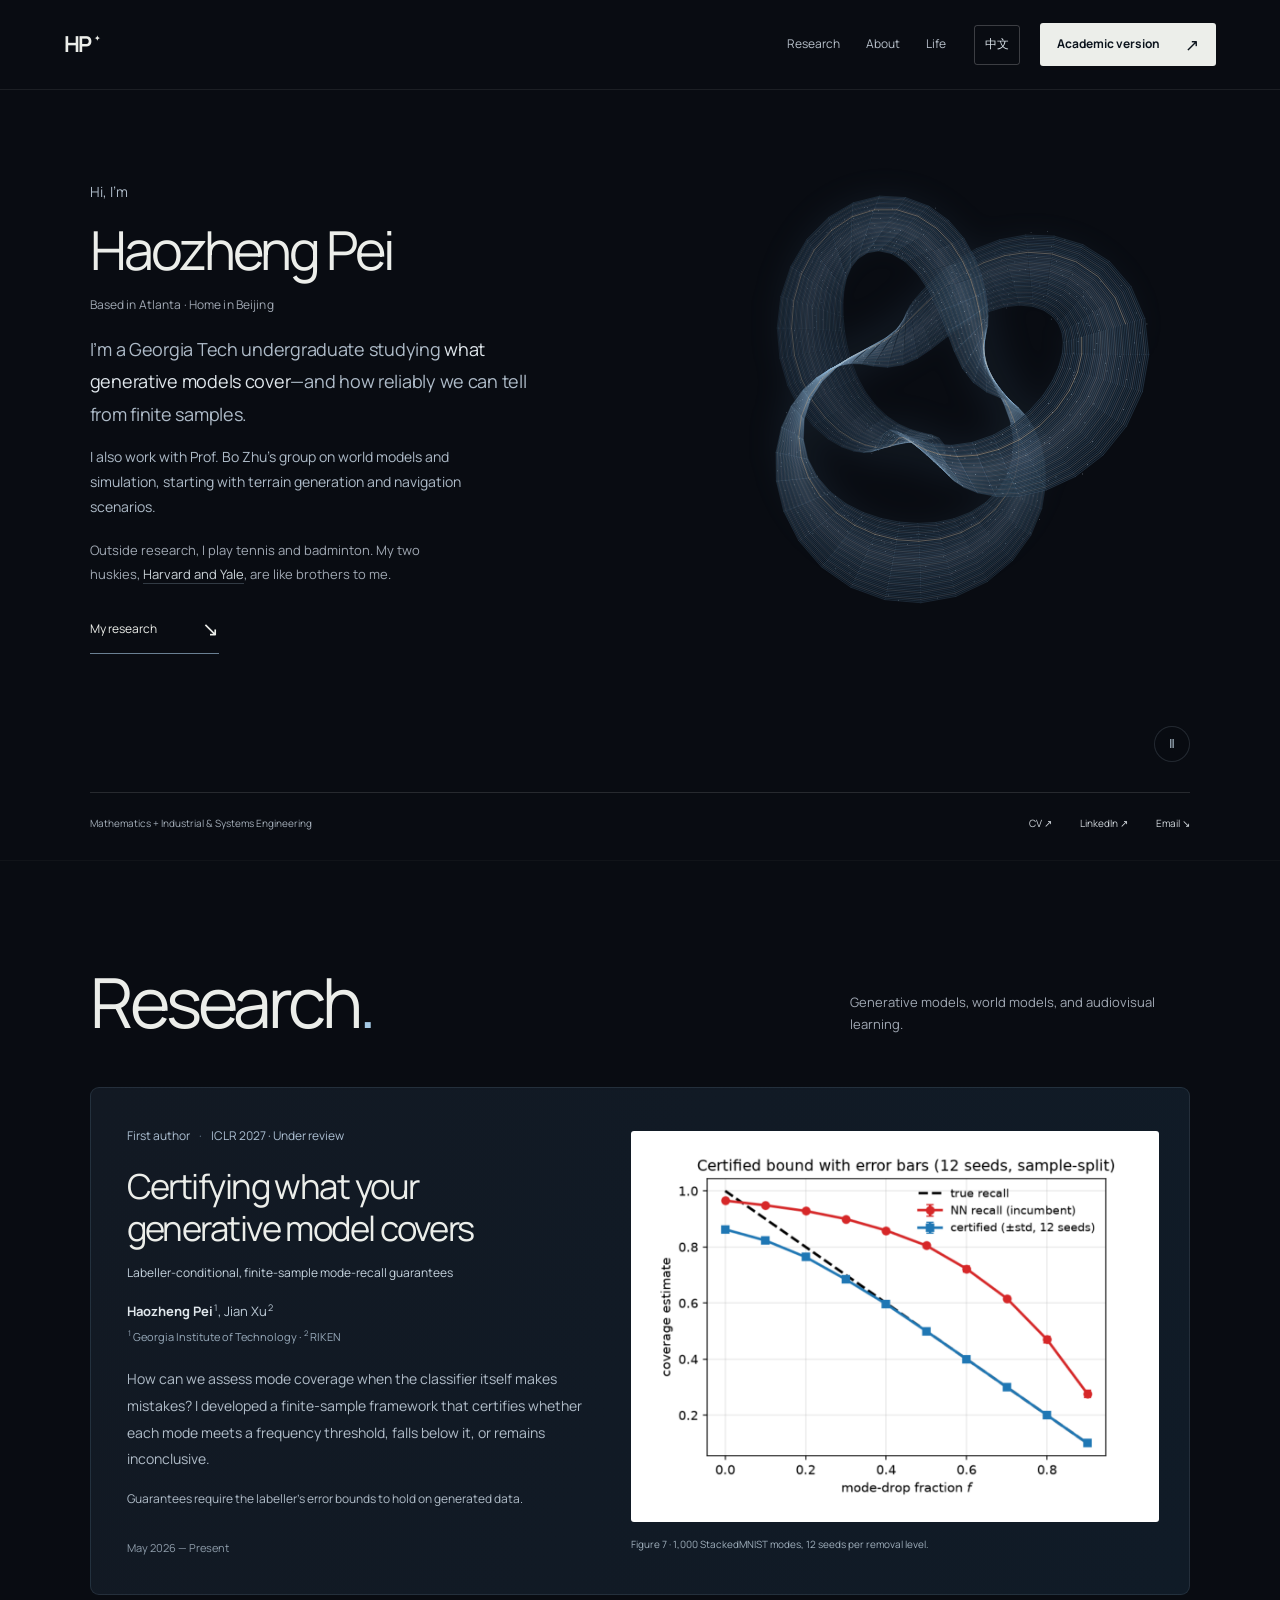
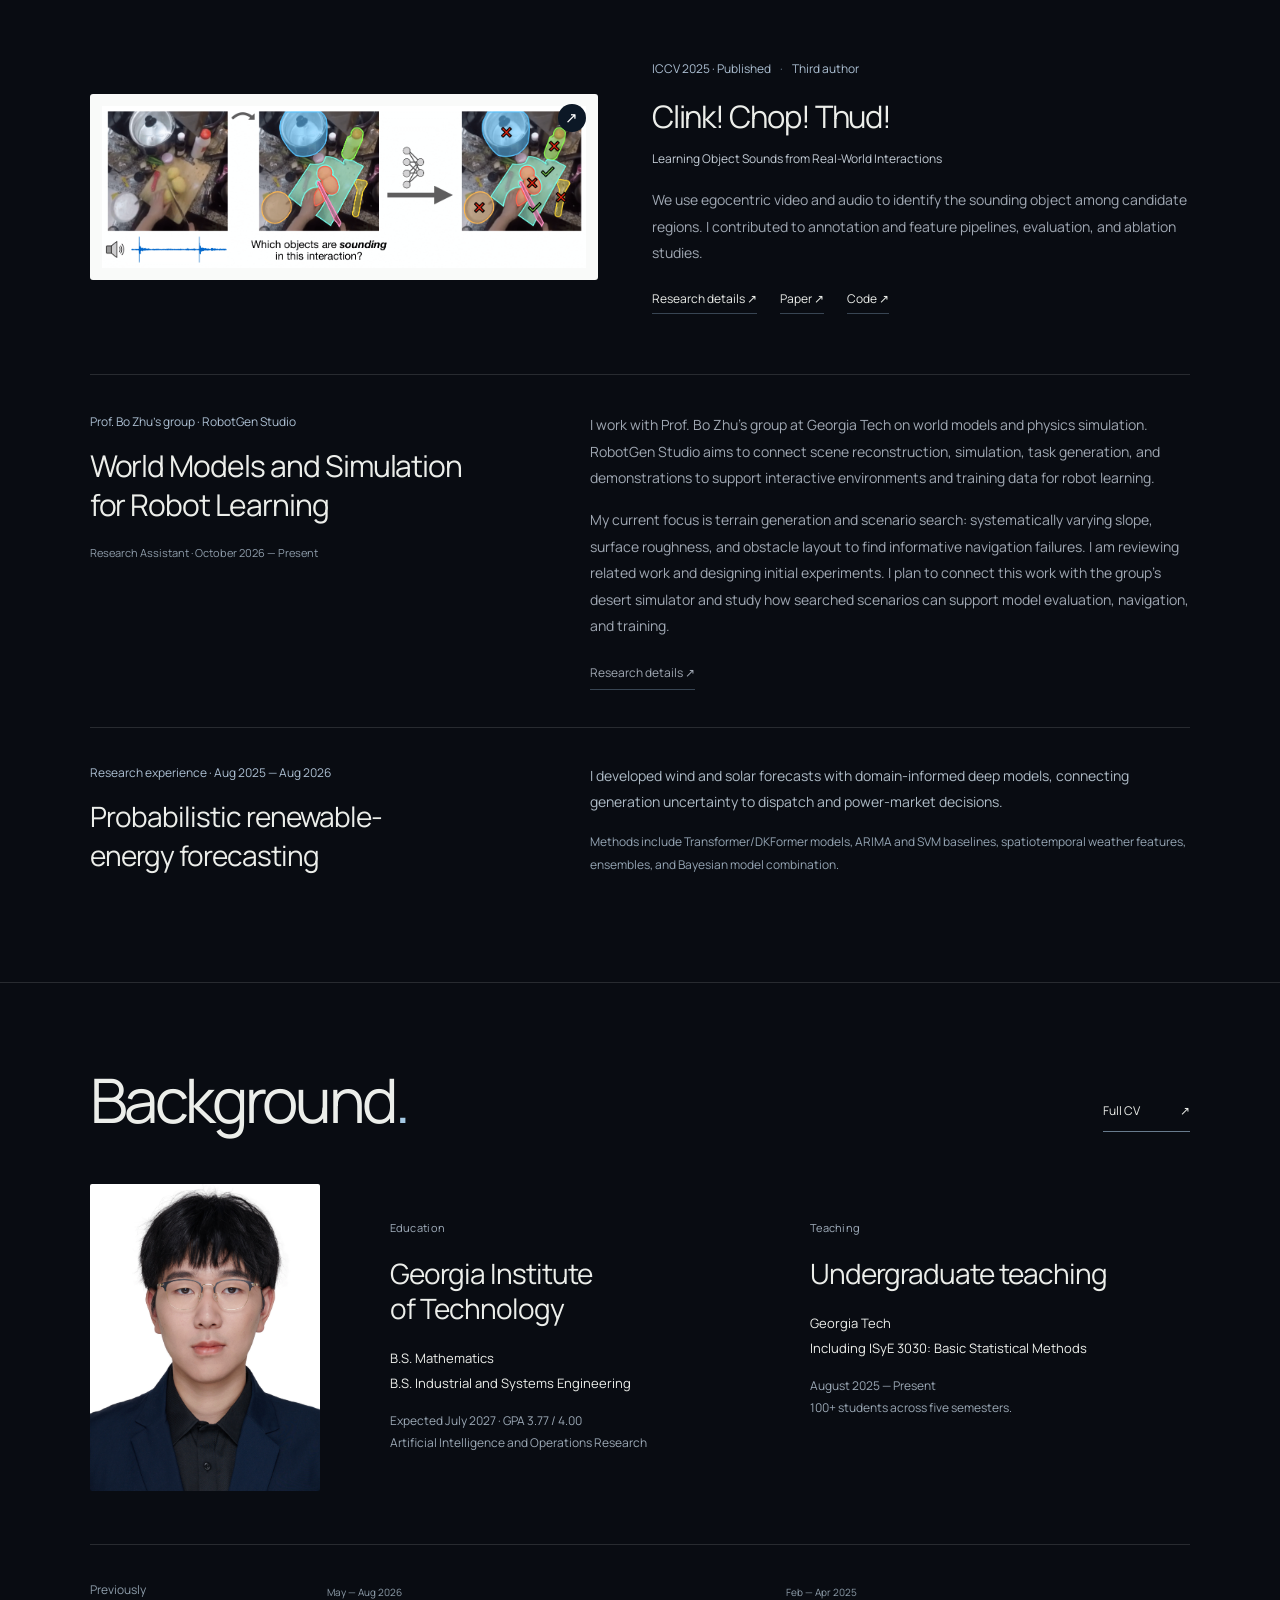
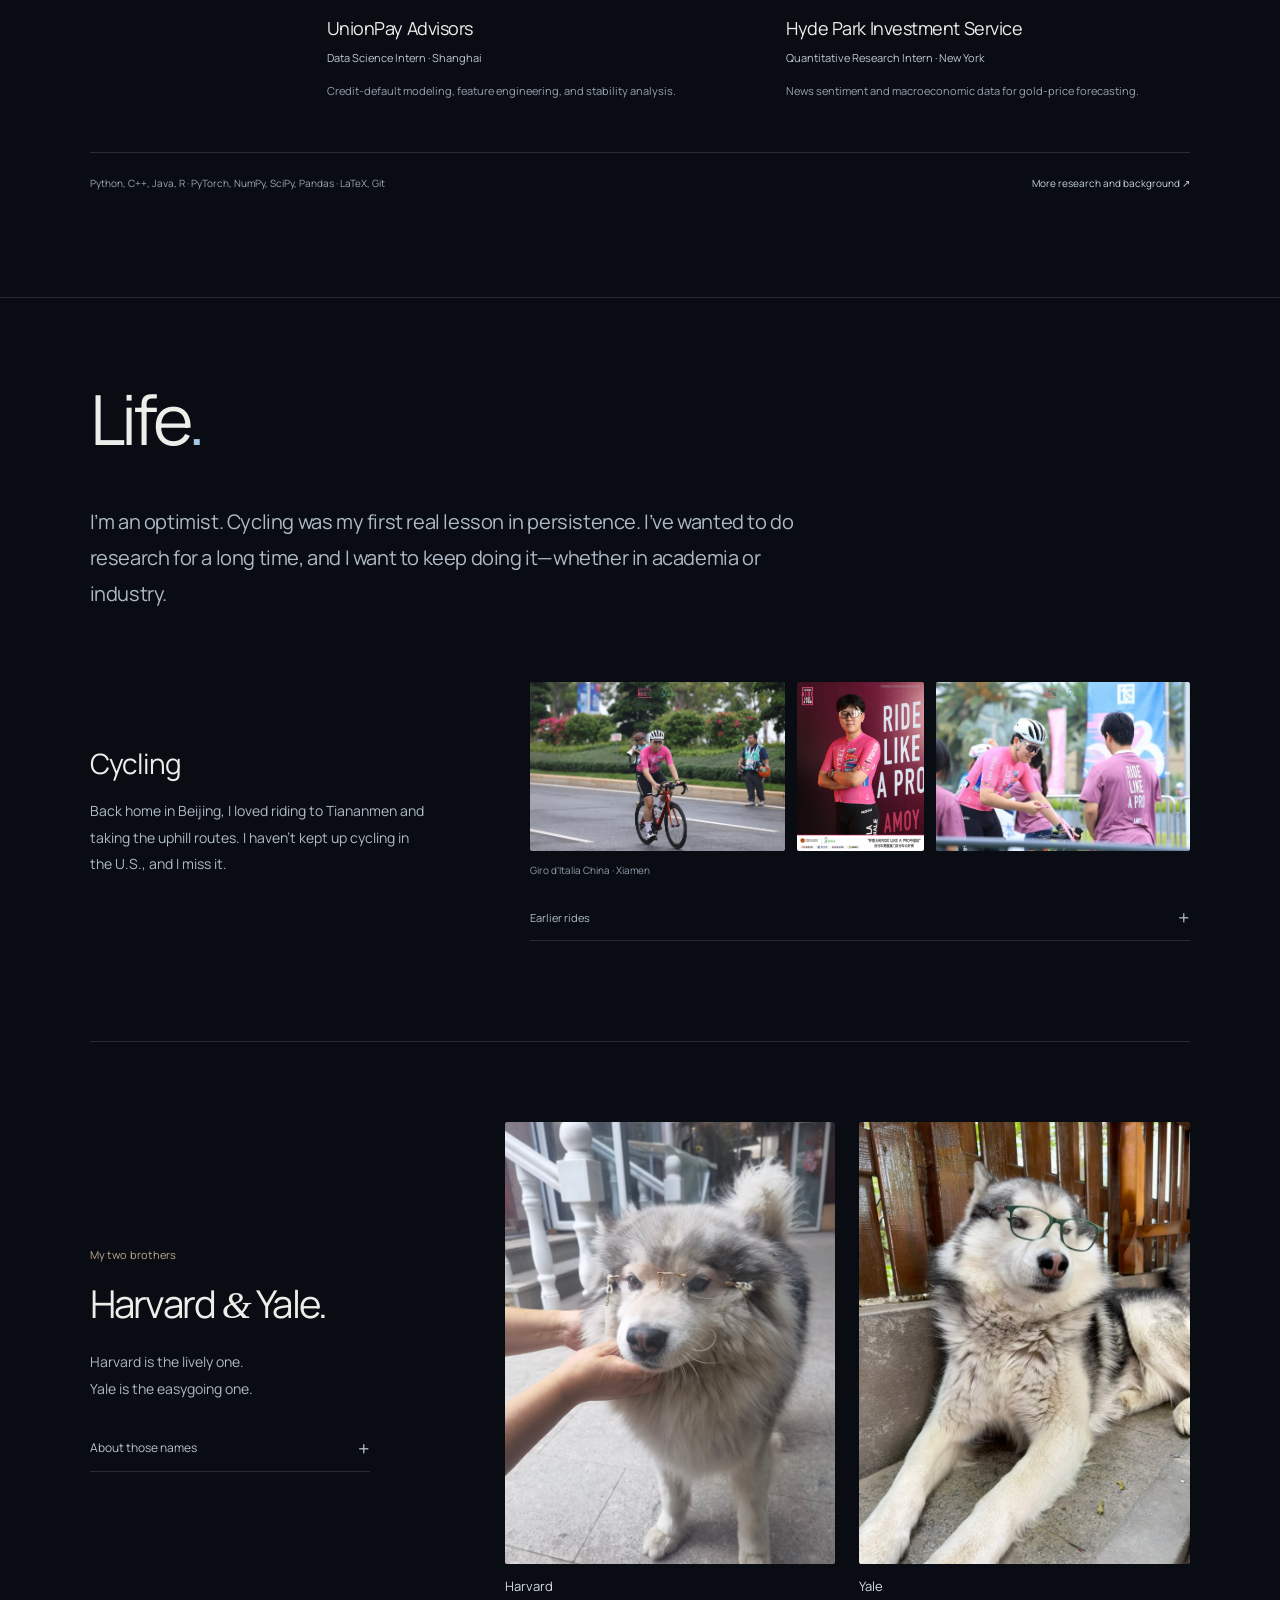
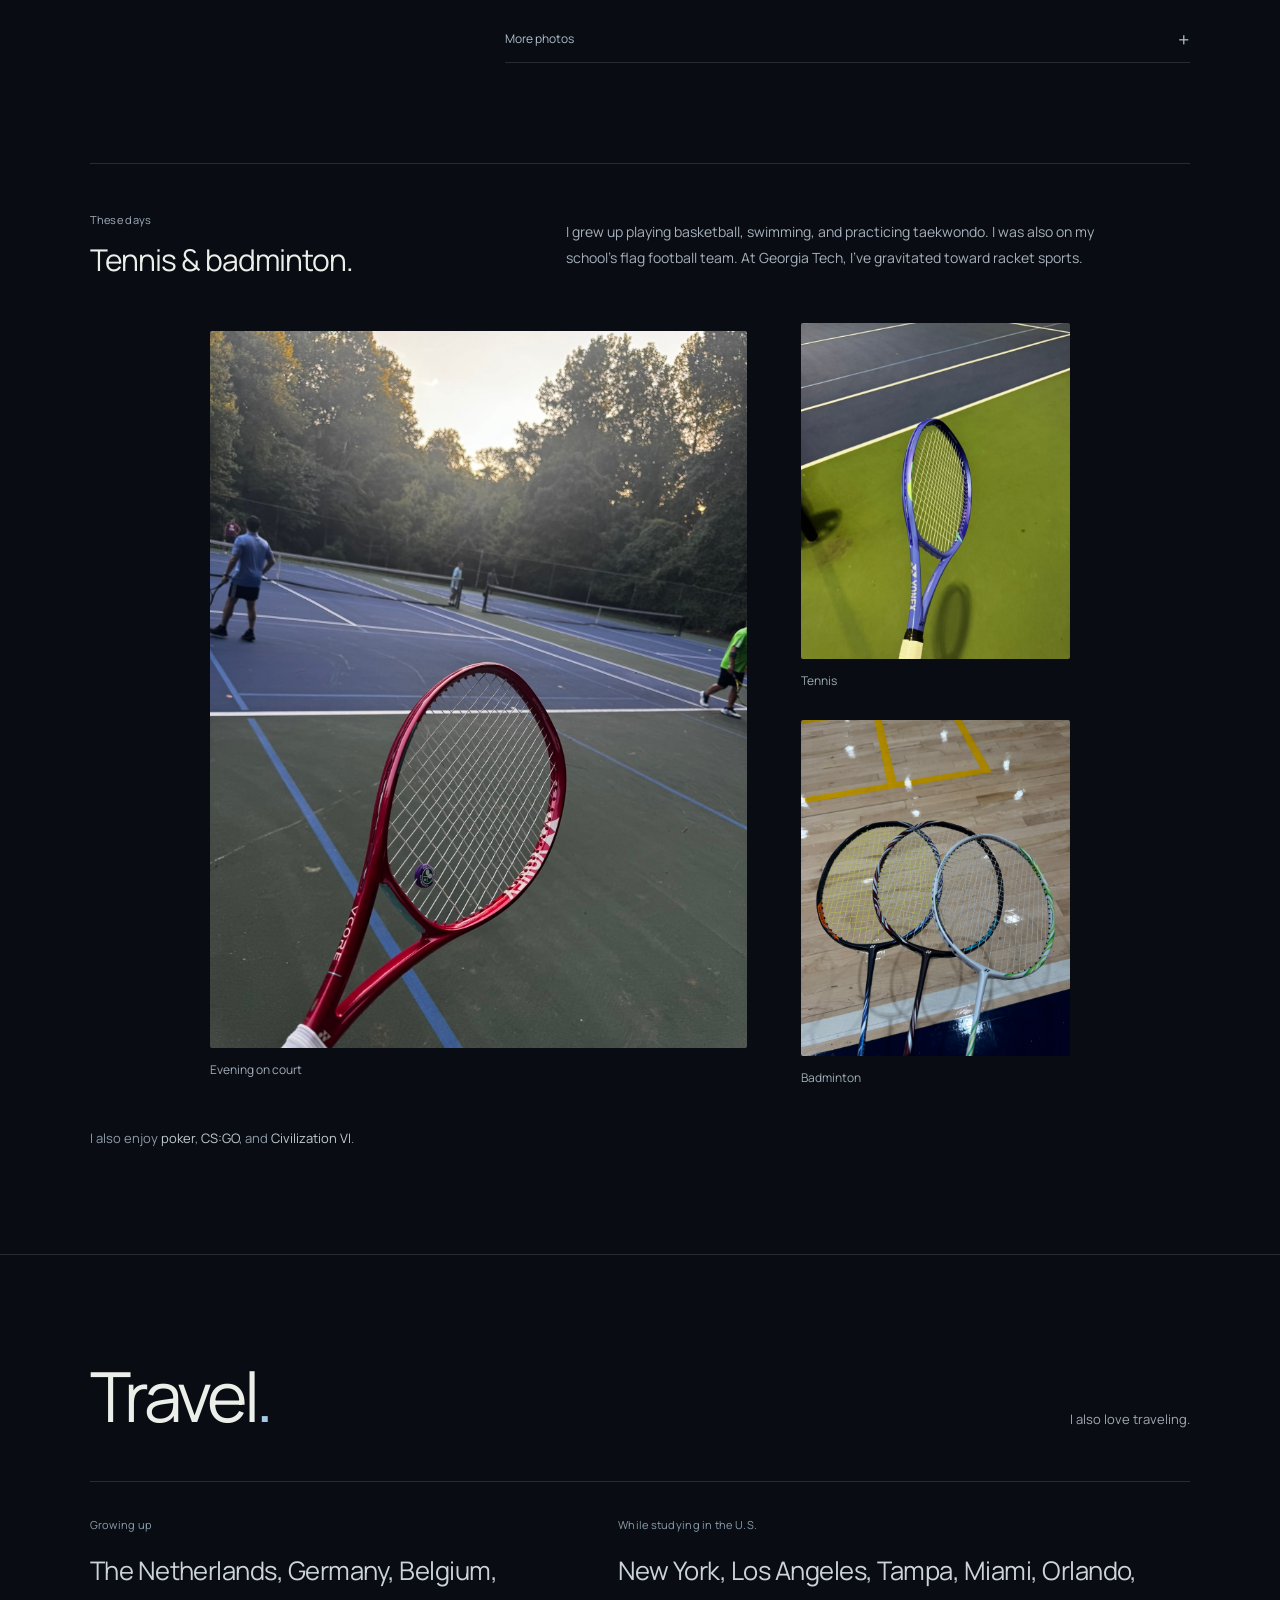
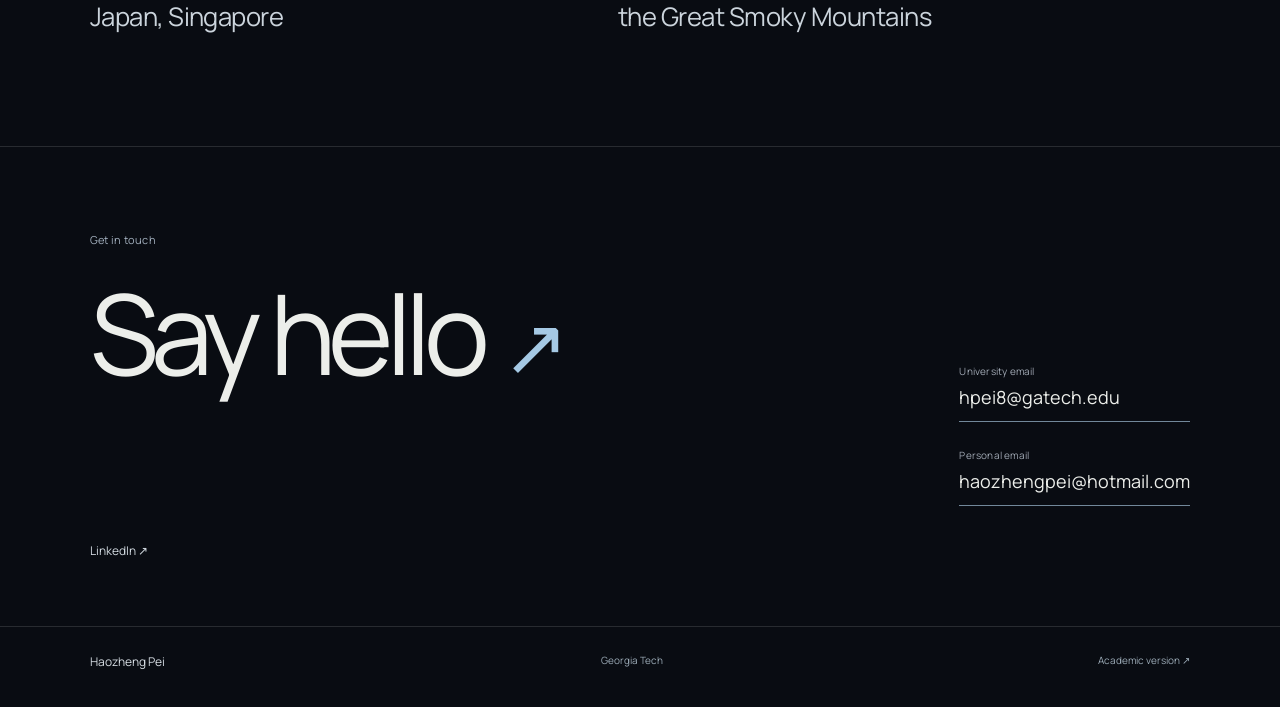
<file: index.html>
<!doctype html>
<html lang="en">
<head>
  <meta name="google-site-verification" content="cpVSl-Lstf7grajd4JrHMrTB5yYbz6QiTGMV2qAiGyA">
  <meta charset="utf-8"><meta name="viewport" content="width=device-width, initial-scale=1">
  <meta name="theme-color" content="#090c12">
  <link rel="icon" href="assets/favicon.svg?v=9bde83f793" type="image/svg+xml">
  <link rel="preload" href="assets/Manrope-Regular.ttf" as="font" type="font/ttf" crossorigin>
  <link rel="stylesheet" href="expressive/styles.css?v=fda8a33706">
  <script src="expressive/site.js?v=41e77ef2ca" defer></script><script src="expressive/hero.js?v=54f05e9cb5" defer></script>
  <script src="language.js?v=802c5b58a4" defer></script>
  <link rel="stylesheet" href="assets/photo-viewer.css?v=28ba1ac8b4">
  <script src="assets/photo-viewer.js?v=dce5b9a9ef" defer></script>
  <!-- BEGIN GENERATED SEARCH METADATA -->
  <title>Haozheng Pei (裴浩正) | Georgia Tech</title>
  <meta name="description" content="Haozheng Pei (裴浩正), a Georgia Tech undergraduate in Mathematics and Industrial and Systems Engineering. Research, publications, CV, and contact.">
  <meta name="robots" content="index, follow">
  <link rel="canonical" href="https://haozhengpei.github.io/">
  <link rel="alternate" hreflang="en" href="https://haozhengpei.github.io/">
  <link rel="alternate" hreflang="zh-CN" href="https://haozhengpei.github.io/zh/">
  <link rel="alternate" hreflang="x-default" href="https://haozhengpei.github.io/">
  <meta property="og:title" content="Haozheng Pei (裴浩正) | Georgia Tech">
  <meta property="og:description" content="Haozheng Pei (裴浩正), a Georgia Tech undergraduate in Mathematics and Industrial and Systems Engineering. Research, publications, CV, and contact.">
  <meta property="og:type" content="website">
  <meta property="og:site_name" content="Haozheng Pei">
  <meta property="og:url" content="https://haozhengpei.github.io/">
  <meta property="og:image" content="https://haozhengpei.github.io/assets/photos/haozheng-portrait.jpg">
  <meta property="og:image:alt" content="Haozheng Pei">
  <meta property="og:locale" content="en_US">
  <meta property="og:locale:alternate" content="zh_CN">
  <script type="application/ld+json">
{
  "@context": "https://schema.org",
  "@graph": [
    {
      "@type": "ProfilePage",
      "@id": "https://haozhengpei.github.io/#profile",
      "url": "https://haozhengpei.github.io/",
      "name": "Haozheng Pei (裴浩正) | Georgia Tech",
      "inLanguage": "en",
      "mainEntity": {
        "@type": "Person",
        "@id": "https://haozhengpei.github.io/#person",
        "name": "Haozheng Pei",
        "alternateName": [
          "裴浩正",
          "Pei Haozheng"
        ],
        "url": "https://haozhengpei.github.io/",
        "image": "https://haozhengpei.github.io/assets/photos/haozheng-portrait.jpg",
        "jobTitle": "Undergraduate student",
        "affiliation": {
          "@type": "CollegeOrUniversity",
          "name": "Georgia Institute of Technology",
          "url": "https://www.gatech.edu/"
        },
        "sameAs": [
          "https://www.linkedin.com/in/haozheng-pei/",
          "https://github.com/HaozhengPei"
        ]
      }
    },
    {
      "@type": "WebSite",
      "@id": "https://haozhengpei.github.io/#website",
      "url": "https://haozhengpei.github.io/",
      "name": "Haozheng Pei",
      "alternateName": "裴浩正",
      "inLanguage": [
        "en",
        "zh-CN"
      ]
    }
  ]
}
  </script>
  <!-- END GENERATED SEARCH METADATA -->
</head>
<body>
<a class="skip" href="#main">Skip to content</a>
<header class="site-header">
  <a class="wordmark" href="#home" aria-label="Haozheng Pei, home">HP<span>✦</span></a>
  <nav aria-label="Main navigation"><a href="#research">Research</a><a href="#about">About</a><a href="#life">Life</a></nav>
  <a class="language-switch" href="zh/index.html" lang="zh-CN" hreflang="zh-CN" aria-label="切换为中文">中文</a>
  <a class="academic-switch" href="academic/index.html">Academic version <span aria-hidden="true">↗</span></a>
</header>
<main id="main">
  <section class="hero" id="home" aria-labelledby="name">
    <div class="hero-copy">
      <div class="hero-identity"><p class="hello">Hi, I’m</p>
      <h1 id="name">Haozheng Pei</h1></div>
      <p class="hero-location">Based in Atlanta · Home in Beijing</p>
      <p class="hero-intro">I’m a Georgia Tech undergraduate studying <strong>what generative models cover</strong>—and how reliably we can tell from finite samples.</p>
      <p class="hero-research">I also work with Prof. Bo Zhu’s group on world models and simulation, starting with terrain generation and navigation scenarios.</p>
      <p class="hero-personal">Outside research, I play tennis and badminton. My two huskies, <a href="#harvard-yale">Harvard and Yale</a>, are like brothers to me.</p>
      <a class="hero-cta" href="#research">My research <span aria-hidden="true">↘</span></a>
    </div>
    <div class="ambient-visual" aria-hidden="true">
      <div class="hero-art" id="hero-art"><img id="hero-fallback" src="assets/ambient-poster.svg?v=1871c17252" alt=""><canvas id="hero-canvas"></canvas></div>
    </div>
    <button type="button" class="ambient-toggle" id="motion-toggle" aria-label="Pause background animation" hidden><span class="motion-symbol" aria-hidden="true">Ⅱ</span></button>
    <div class="hero-bottom"><span>Mathematics + Industrial &amp; Systems Engineering</span><div><a href="assets/Haozheng_Pei_CV.pdf?v=fd47d78d3b">CV ↗</a><a href="https://www.linkedin.com/in/haozheng-pei/" target="_blank" rel="noopener noreferrer">LinkedIn ↗</a><a href="#contact">Email ↘</a></div></div>
  </section>

  <section class="research section-wrap" id="research" aria-labelledby="research-title">
    <div class="section-heading"><h2 id="research-title">Research<span>.</span></h2><p>Generative models, world models, and audiovisual learning.</p></div>
    <article class="lead-project" id="mode-recall">
      <div class="lead-copy"><p class="project-meta">First author <span>·</span> ICLR 2027 · Under review</p><h3>Certifying what your<br>generative model covers</h3><p class="project-subtitle">Labeller-conditional, finite-sample mode-recall guarantees</p><p class="paper-authors" lang="en"><strong>Haozheng Pei</strong><sup>1</sup>, Jian Xu<sup>2</sup></p><p class="paper-affiliations"><sup>1</sup> Georgia Institute of Technology <span aria-hidden="true">·</span> <sup>2</sup> RIKEN</p><p>How can we assess mode coverage when the classifier itself makes mistakes? I developed a finite-sample framework that certifies whether each mode meets a frequency threshold, falls below it, or remains inconclusive.</p><p class="research-scope">Guarantees require the labeller’s error bounds to hold on generated data.</p><p class="project-date">May 2026 — Present</p></div>
      <figure class="mode-art paper-evidence"><div class="paper-figure-frame"><img src="assets/research/mode-recall-coverage.png" alt="StackedMNIST results: the certified bound tracks true mode coverage as modes are removed, while nearest-neighbour recall overestimates it." width="1100" height="800" loading="lazy"></div><figcaption>Figure 7 · 1,000 StackedMNIST modes, 12 seeds per removal level.</figcaption></figure>
    </article>
    <article class="published-project" id="object-sounds"><a class="project-image paper-image" href="research/clink-chop-thud/" aria-label="Read about Clink! Chop! Thud!"><img src="assets/clink-teaser.png" alt="Published project figure showing objects and their interaction sounds." loading="lazy"><span aria-hidden="true">↗</span></a><div class="project-copy"><p class="project-meta">ICCV 2025 · Published <span>·</span> Third author</p><h3><a href="research/clink-chop-thud/">Clink! Chop! Thud!</a></h3><p class="project-subtitle">Learning Object Sounds from Real-World Interactions</p><p>We use egocentric video and audio to identify the sounding object among candidate regions. I contributed to annotation and feature pipelines, evaluation, and ablation studies.</p><div class="project-links"><a href="research/clink-chop-thud/">Research details ↗</a><a href="assets/papers/clink-chop-thud.pdf?v=28464b5153">Paper ↗</a><a href="https://github.com/mengyu-yang/clink-chop-thud" target="_blank" rel="noopener noreferrer">Code ↗</a></div></div></article>
    <article class="current-project" id="world-models"><div class="current-project-heading"><p class="project-meta">Prof. Bo Zhu’s group · RobotGen Studio</p><h3><a href="research/world-models/">World Models and Simulation<br>for Robot Learning</a></h3><p class="project-date">Research Assistant · October 2026 — Present</p></div><div class="current-project-copy"><p>I work with Prof. Bo Zhu’s group at Georgia Tech on world models and physics simulation. RobotGen Studio aims to connect scene reconstruction, simulation, task generation, and demonstrations to support interactive environments and training data for robot learning.</p><p>My current focus is terrain generation and scenario search: systematically varying slope, surface roughness, and obstacle layout to find informative navigation failures. I am reviewing related work and designing initial experiments. I plan to connect this work with the group’s desert simulator and study how searched scenarios can support model evaluation, navigation, and training.</p><div class="project-links"><a href="research/world-models/">Research details ↗</a></div></div></article>
    <article class="forecasting-summary" id="forecasting"><div><p class="project-meta">Research experience · Aug 2025 — Aug 2026</p><h3>Probabilistic renewable-energy forecasting</h3></div><div><p>I developed wind and solar forecasts with domain-informed deep models, connecting generation uncertainty to dispatch and power-market decisions.</p><p class="forecast-methods">Methods include Transformer/DKFormer models, ARIMA and SVM baselines, spatiotemporal weather features, ensembles, and Bayesian model combination.</p></div></article>
  </section>


  <section class="about section-wrap" id="about" aria-labelledby="about-title">
    <div class="section-heading"><h2 id="about-title">Background<span>.</span></h2><a class="inline-link" href="assets/Haozheng_Pei_CV.pdf?v=fd47d78d3b">Full CV <span aria-hidden="true">↗</span></a></div>
    <div class="background-profile"><figure class="background-portrait"><a class="profile-photo-link" href="assets/photos/haozheng-portrait.jpg" data-photo data-caption="Haozheng Pei"><img src="assets/photos/haozheng-portrait.jpg" alt="Haozheng Pei" width="2587" height="3621" loading="lazy" decoding="async"></a></figure><div class="background-grid"><div><p class="small-label">Education</p><h3>Georgia Institute<br>of Technology</h3><p>B.S. Mathematics<br>B.S. Industrial and Systems Engineering</p><p class="muted">Expected July 2027 · GPA 3.77 / 4.00<br>Artificial Intelligence and Operations Research</p></div><div><p class="small-label">Teaching</p><h3>Undergraduate teaching</h3><p>Georgia Tech<br>Including ISyE 3030: Basic Statistical Methods</p><p class="muted">August 2025 — Present<br>100+ students across five semesters.</p></div></div></div>
    <div class="experience-list"><div class="experience-label">Previously</div><article><span class="date">May — Aug 2026</span><h3>UnionPay Advisors</h3><p>Data Science Intern · Shanghai</p><p class="muted">Credit-default modeling, feature engineering, and stability analysis.</p></article><article><span class="date">Feb — Apr 2025</span><h3>Hyde Park Investment Service</h3><p>Quantitative Research Intern · New York</p><p class="muted">News sentiment and macroeconomic data for gold-price forecasting.</p></article></div>
    <div class="about-bottom"><p>Python, C++, Java, R · PyTorch, NumPy, SciPy, Pandas · LaTeX, Git</p><a href="academic/index.html">More research and background <span aria-hidden="true">↗</span></a></div>
  </section>

  <section class="life section-wrap" id="life" aria-labelledby="life-title">
    <div class="section-heading"><h2 id="life-title">Life<span>.</span></h2></div>
    <div class="personal-note"><span class="note-star" aria-hidden="true">✳</span><p>I’m an optimist. Cycling was my first real lesson in persistence. I’ve wanted to do research for a long time, and I want to keep doing it—whether in academia or industry.</p></div>
    <div class="life-grid">
      <article class="cycling-story cycling-event" id="cycling"><div class="cycling-intro"><h3>Cycling</h3><p>Back home in Beijing, I loved riding to Tiananmen and taking the uphill routes. I haven’t kept up cycling in the U.S., and I miss it.</p></div><div class="cycling-gallery"><div class="cycling-photo-strip"><figure class="cycling-action"><a href="assets/photos/cycling-xiamen-ride.jpg" data-photo data-caption="Cycling at Giro d’Italia China in Xiamen"><img src="assets/photos/cycling-xiamen-ride.jpg" alt="Cycling at Giro d’Italia China in Xiamen" width="1086" height="724" loading="lazy" decoding="async"></a></figure><figure class="cycling-event-portrait"><a href="assets/photos/cycling-xiamen-portrait.jpg" data-photo data-caption="Me in my pink cycling jersey"><img src="assets/photos/cycling-xiamen-portrait.jpg" alt="Me in my pink cycling jersey" width="768" height="1024" loading="lazy" decoding="async"></a></figure><figure class="cycling-candid"><a href="assets/photos/cycling-xiamen-candid.jpg" data-photo data-caption="At the cycling event in Xiamen"><img src="assets/photos/cycling-xiamen-candid.jpg" alt="At the cycling event in Xiamen" width="1086" height="724" loading="lazy" decoding="async"></a></figure></div><p class="cycling-caption">Giro d’Italia China · Xiamen</p><details class="cycling-album"><summary>Earlier rides <span aria-hidden="true">+</span></summary><div class="cycling-archive"><figure class=""><a href="assets/photos/cycling-beijing.jpg" data-photo data-caption="Cycling in Beijing"><img src="assets/photos/cycling-beijing.jpg" alt="Cycling in Beijing" width="1024" height="768" loading="lazy" decoding="async"></a><figcaption>Cycling in Beijing</figcaption></figure><figure class=""><a href="assets/photos/cycling-bike.jpg" data-photo data-caption="My bike"><img src="assets/photos/cycling-bike.jpg" alt="My bike" width="768" height="1024" loading="lazy" decoding="async"></a><figcaption>My bike</figcaption></figure></div></details></div></article>
      <article class="dog-story" id="harvard-yale"><div class="dog-intro"><div class="story-copy"><p class="small-label">My two brothers</p><h3>Harvard <em>&amp;</em> Yale.</h3><p>Harvard is the lively one.<br>Yale is the easygoing one.</p></div><details class="dog-story-detail"><summary>About those names <span aria-hidden="true">+</span></summary><div class="details-body"><p>I joke that I’m not applying to Harvard or Yale University to keep my relationship with these two intact.</p></div></details></div><div class="dog-photos"><figure class=""><a href="assets/photos/harvard.jpg" data-photo data-caption="Harvard"><img src="assets/photos/harvard.jpg" alt="Harvard wearing thin-framed glasses" width="768" height="1024" loading="lazy" decoding="async"></a><figcaption>Harvard</figcaption></figure><figure class=""><a href="assets/photos/yale.jpg" data-photo data-caption="Yale"><img src="assets/photos/yale.jpg" alt="Yale wearing green glasses" width="768" height="1024" loading="lazy" decoding="async"></a><figcaption>Yale</figcaption></figure></div><details class="dog-album"><summary>More photos <span aria-hidden="true">+</span></summary><div class="dog-snapshots"><figure class=""><a href="assets/photos/huskies-puppies.jpeg" data-photo data-caption="As puppies"><img src="assets/photos/huskies-puppies.jpeg" alt="The two huskies as puppies" width="768" height="1024" loading="lazy" decoding="async"></a><figcaption>As puppies</figcaption></figure><figure class=""><a href="assets/photos/husky-helmet-side.jpeg" data-photo data-caption="Trying the helmet"><img src="assets/photos/husky-helmet-side.jpeg" alt="A husky wearing a cycling helmet, seen from the side" width="768" height="1024" loading="lazy" decoding="async"></a><figcaption>Trying the helmet</figcaption></figure><figure class=""><a href="assets/photos/husky-helmet-front.jpeg" data-photo data-caption="One more"><img src="assets/photos/husky-helmet-front.jpeg" alt="A husky wearing a cycling helmet, seen from the front" width="768" height="1024" loading="lazy" decoding="async"></a><figcaption>One more</figcaption></figure></div></details></article>
    </div>
    <div class="sports-row"><div><p class="small-label">These days</p><h3>Tennis &amp; badminton.</h3></div><p>I grew up playing basketball, swimming, and practicing taekwondo. I was also on my school’s flag football team. At Georgia Tech, I’ve gravitated toward racket sports.</p><div class="racket-mark" aria-hidden="true"><svg viewBox="0 0 130 130" fill="none"><ellipse cx="72" cy="46" rx="26" ry="36" transform="rotate(35 72 46)" stroke="currentColor" stroke-width="2"/><path d="M52 69 24 110m23-36 8 6M49 30l38 26M43 42l37 26M54 18l39 27M64 15 44 57M79 20 53 67M91 31 68 74" stroke="currentColor" stroke-width="1"/><circle cx="104" cy="96" r="12" stroke="currentColor" stroke-width="2"/><path d="M94 89q12 7 17 13" stroke="currentColor"/></svg></div></div>
<div class="sports-photos"><figure class="sports-main"><a href="assets/photos/tennis-court.jpg" data-photo data-caption="Evening on court"><img src="assets/photos/tennis-court.jpg" alt="A tennis court in the evening" width="768" height="1024" loading="lazy" decoding="async"></a><figcaption>Evening on court</figcaption></figure><div class="sports-details"><figure class=""><a href="assets/photos/tennis-racket.jpg" data-photo data-caption="Tennis"><img src="assets/photos/tennis-racket.jpg" alt="A tennis racket on the court" width="768" height="1024" loading="lazy" decoding="async"></a><figcaption>Tennis</figcaption></figure><figure class=""><a href="assets/photos/badminton.jpg" data-photo data-caption="Badminton"><img src="assets/photos/badminton.jpg" alt="Three badminton rackets on court" width="1536" height="2048" loading="lazy" decoding="async"></a><figcaption>Badminton</figcaption></figure></div></div>
    <p class="games-note">I also enjoy <span>poker</span>, <span>CS:GO</span>, and <span>Civilization VI</span>.</p>
  </section>


  <section class="travel section-wrap" id="travel" aria-labelledby="travel-title">
    <div class="section-heading"><h2 id="travel-title">Travel<span>.</span></h2><p>I also love traveling.</p></div>
    <div class="travel-history">
      <div><p class="small-label">Growing up</p><p class="destinations"><span>The Netherlands, </span><span>Germany, </span><span>Belgium, </span><span>Japan, </span><span>Singapore</span></p></div>
      <div><p class="small-label">While studying in the U.S.</p><p class="destinations"><span>New York, </span><span>Los Angeles, </span><span>Tampa, </span><span>Miami, </span><span>Orlando, </span><span>the Great Smoky Mountains</span></p></div>
    </div>
  </section>


  <section class="contact section-wrap" id="contact" aria-labelledby="contact-title"><p class="small-label">Get in touch</p><div class="contact-main"><h2 id="contact-title">Say hello<span>↗</span></h2><div class="contact-emails"><a href="mailto:hpei8@gatech.edu"><span>University email</span>hpei8@gatech.edu</a><a href="mailto:haozhengpei@hotmail.com"><span>Personal email</span>haozhengpei@hotmail.com</a></div></div><div class="contact-bottom"><a href="https://www.linkedin.com/in/haozheng-pei/" target="_blank" rel="noopener noreferrer">LinkedIn ↗</a></div></section>
</main>
<footer><a href="#home">Haozheng Pei</a><span>Georgia Tech</span><a href="academic/index.html">Academic version ↗</a></footer>
</body>
</html>
</file>
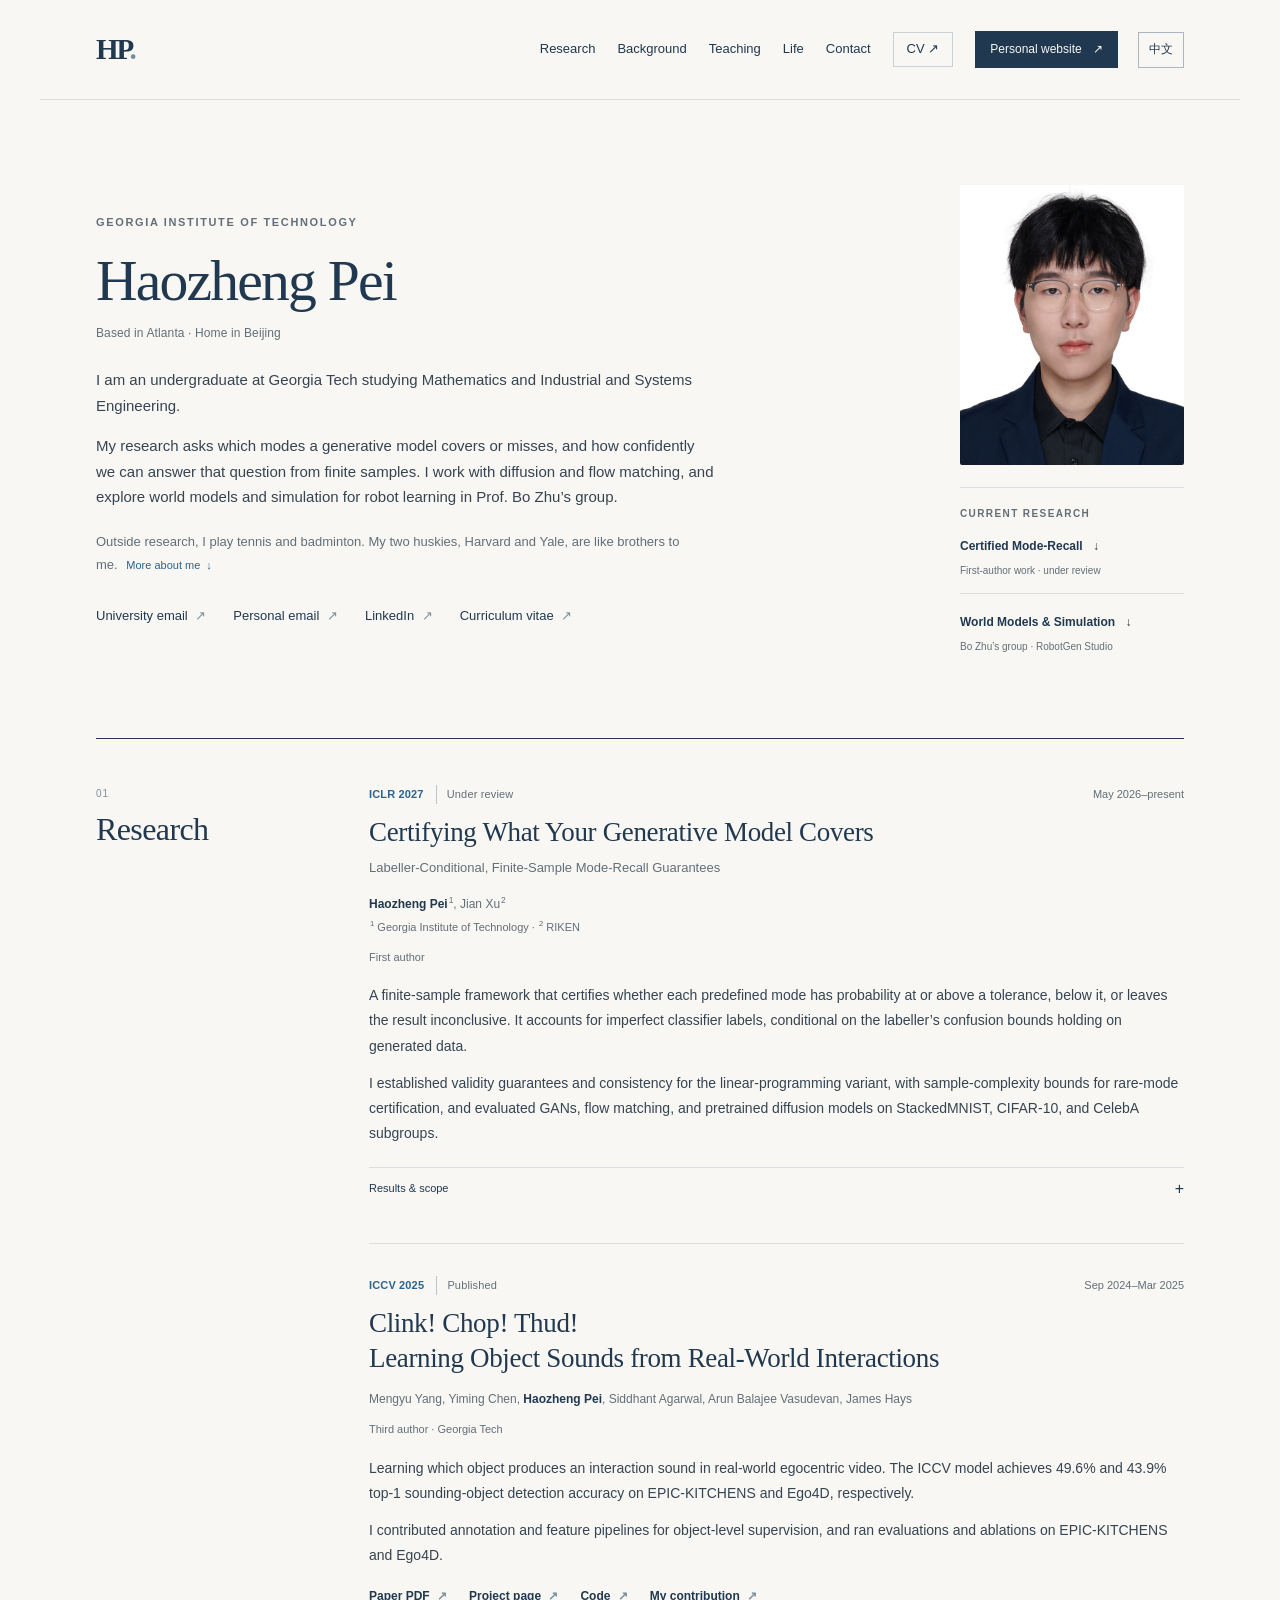
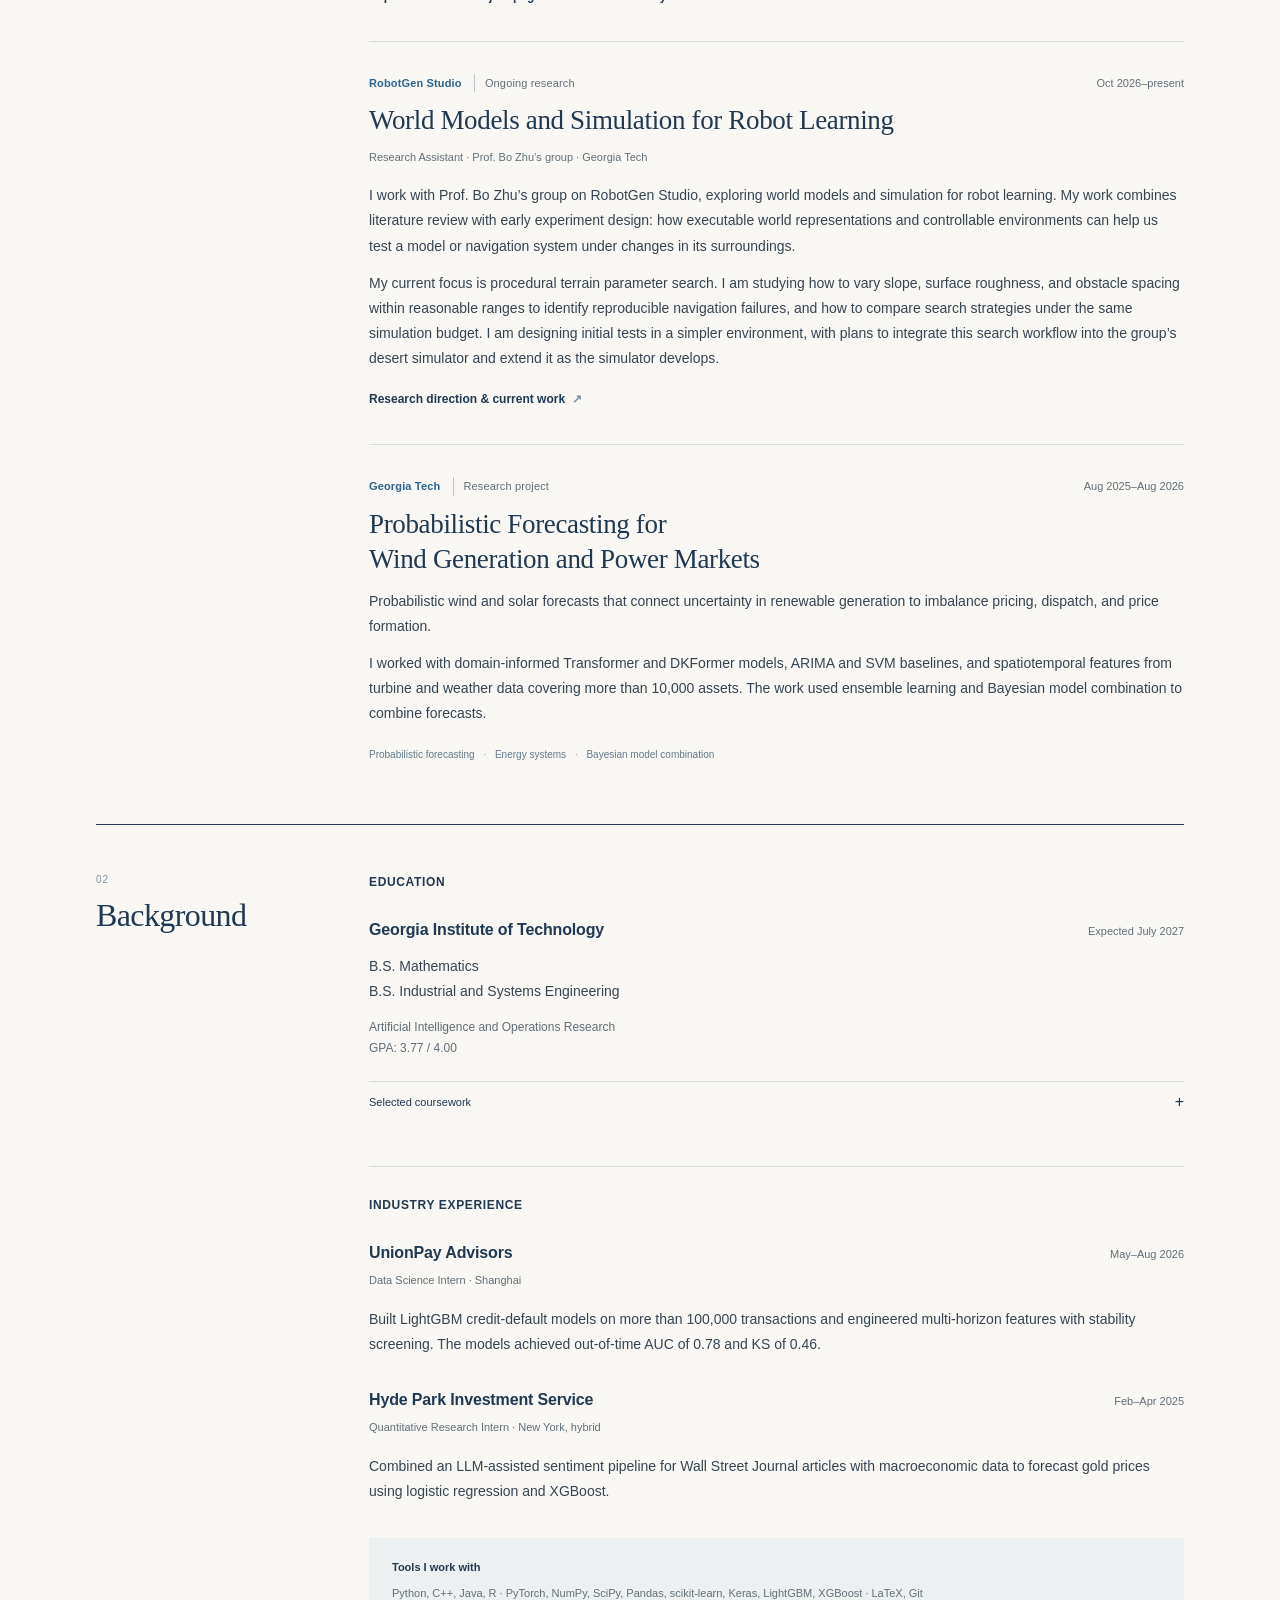
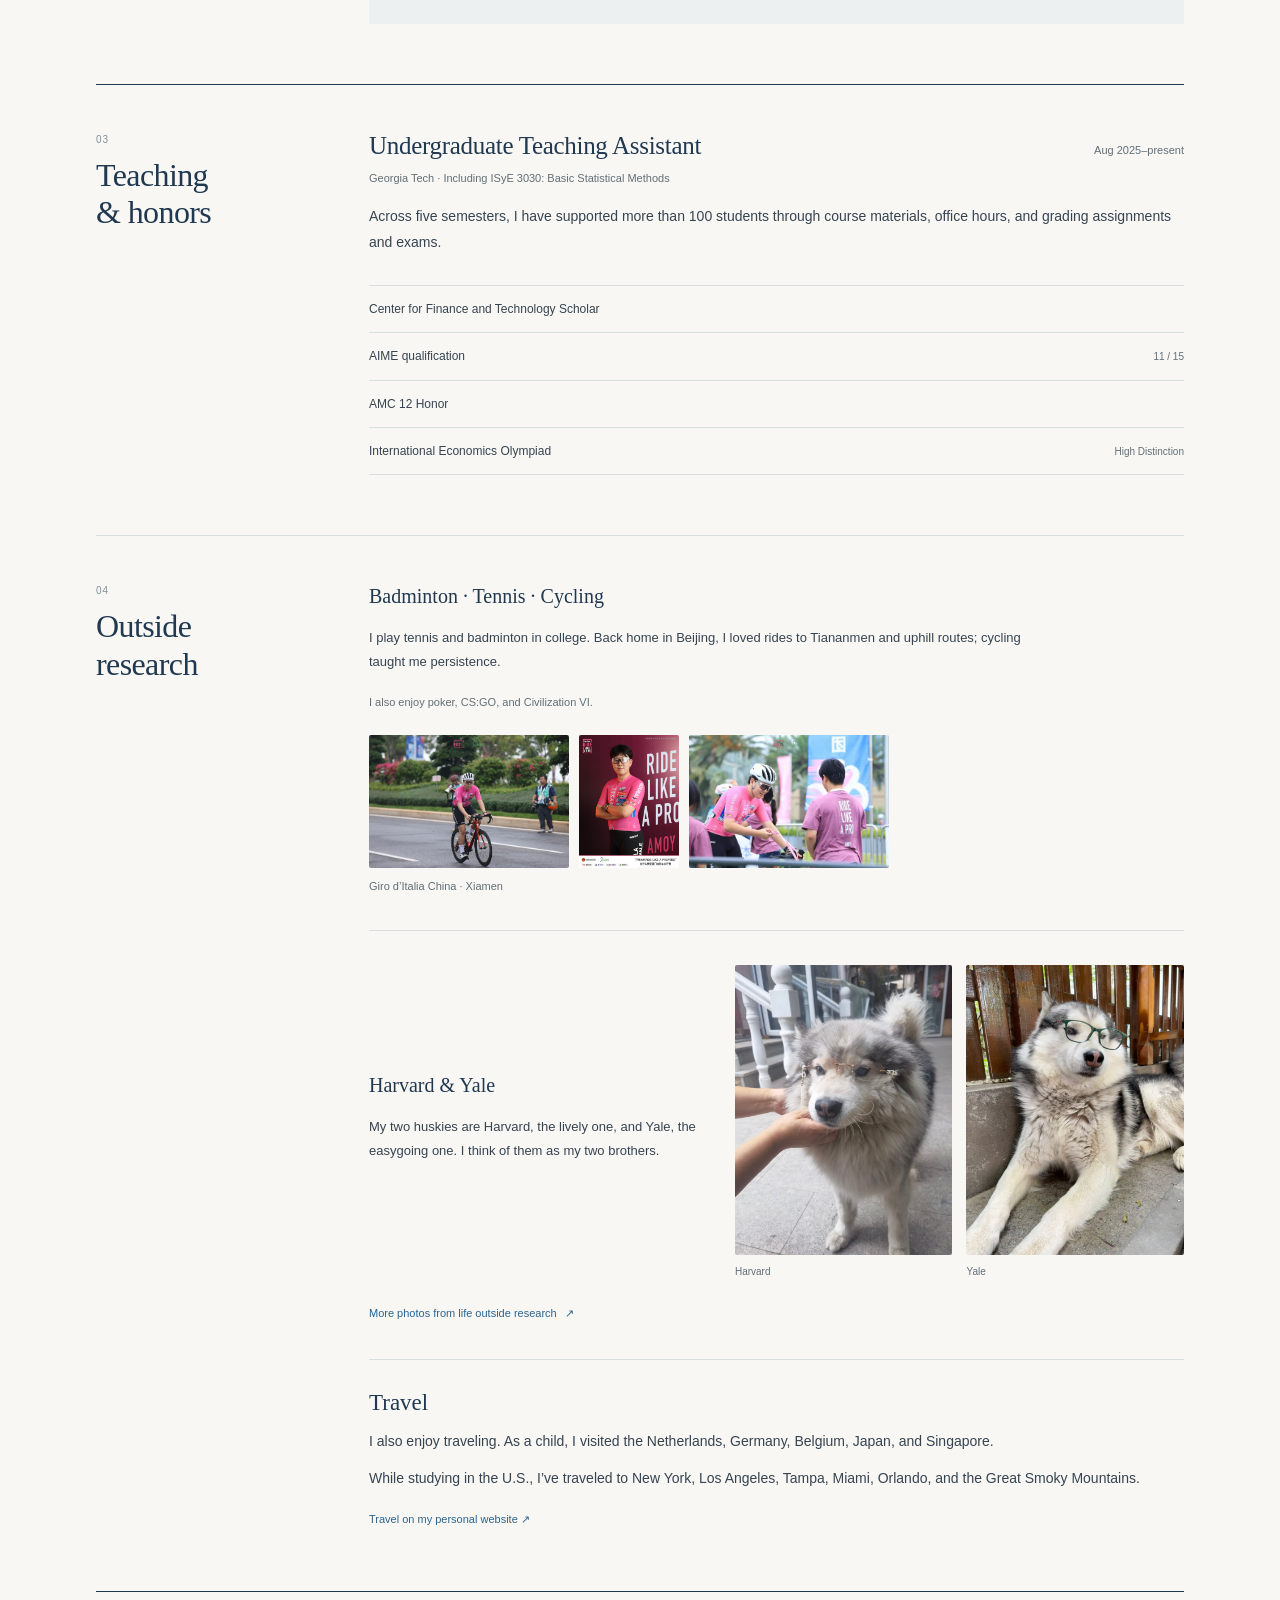
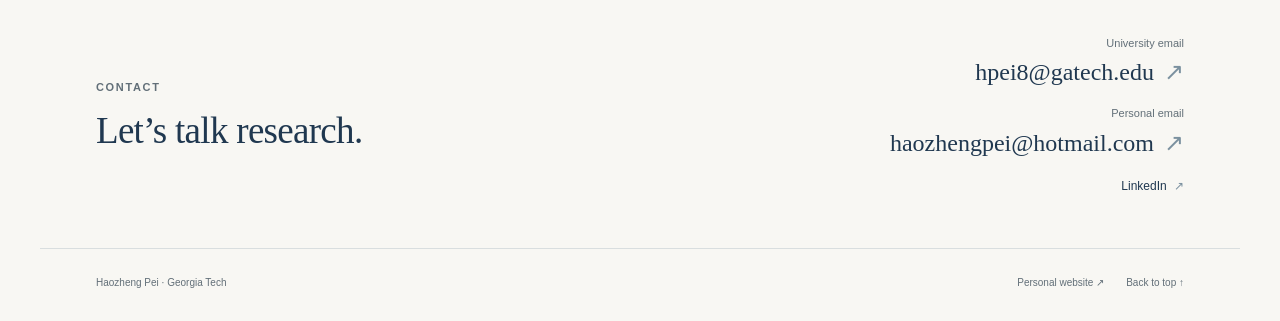
<file: academic/index.html>
<!doctype html>
<html lang="en">
<head>
  <meta charset="utf-8">
  <meta name="viewport" content="width=device-width, initial-scale=1">
  <meta name="theme-color" content="#f8f7f3">
  <link rel="icon" href="data:image/svg+xml,%3Csvg xmlns='http://www.w3.org/2000/svg' viewBox='0 0 64 64'%3E%3Crect width='64' height='64' rx='12' fill='%23203850'/%3E%3Ctext x='32' y='43' text-anchor='middle' font-family='Georgia,serif' font-size='36' fill='%23fff'%3EH%3C/text%3E%3C/svg%3E">
  <link rel="stylesheet" href="styles.css?v=d759556369">
  <script src="script.js?v=755f562096" defer></script>
  <script src="../language.js?v=802c5b58a4" defer></script>
  <link rel="stylesheet" href="../assets/photo-viewer.css?v=28ba1ac8b4">
  <script src="../assets/photo-viewer.js?v=dce5b9a9ef" defer></script>
  <!-- BEGIN GENERATED SEARCH METADATA -->
  <title>Haozheng Pei (裴浩正) | Research | Georgia Tech</title>
  <meta name="description" content="Research, publications, and CV of Haozheng Pei (裴浩正), a Georgia Tech undergraduate in Mathematics and Industrial and Systems Engineering.">
  <meta name="robots" content="index, follow">
  <link rel="canonical" href="https://haozhengpei.github.io/academic/">
  <link rel="alternate" hreflang="en" href="https://haozhengpei.github.io/academic/">
  <link rel="alternate" hreflang="zh-CN" href="https://haozhengpei.github.io/zh/academic/">
  <link rel="alternate" hreflang="x-default" href="https://haozhengpei.github.io/academic/">
  <meta property="og:title" content="Haozheng Pei (裴浩正) | Research | Georgia Tech">
  <meta property="og:description" content="Research, publications, and CV of Haozheng Pei (裴浩正), a Georgia Tech undergraduate in Mathematics and Industrial and Systems Engineering.">
  <meta property="og:type" content="website">
  <meta property="og:site_name" content="Haozheng Pei">
  <meta property="og:url" content="https://haozhengpei.github.io/academic/">
  <meta property="og:image" content="https://haozhengpei.github.io/assets/photos/haozheng-portrait.jpg">
  <meta property="og:image:alt" content="Haozheng Pei">
  <meta property="og:locale" content="en_US">
  <meta property="og:locale:alternate" content="zh_CN">
  <script type="application/ld+json">
{
  "@context": "https://schema.org",
  "@graph": [
    {
      "@type": "ProfilePage",
      "@id": "https://haozhengpei.github.io/academic/#profile",
      "url": "https://haozhengpei.github.io/academic/",
      "name": "Haozheng Pei (裴浩正) | Research | Georgia Tech",
      "inLanguage": "en",
      "mainEntity": {
        "@type": "Person",
        "@id": "https://haozhengpei.github.io/#person",
        "name": "Haozheng Pei",
        "alternateName": [
          "裴浩正",
          "Pei Haozheng"
        ],
        "url": "https://haozhengpei.github.io/",
        "image": "https://haozhengpei.github.io/assets/photos/haozheng-portrait.jpg",
        "jobTitle": "Undergraduate student",
        "affiliation": {
          "@type": "CollegeOrUniversity",
          "name": "Georgia Institute of Technology",
          "url": "https://www.gatech.edu/"
        },
        "sameAs": [
          "https://www.linkedin.com/in/haozheng-pei/",
          "https://github.com/HaozhengPei"
        ]
      }
    }
  ]
}
  </script>
  <!-- END GENERATED SEARCH METADATA -->
</head>
<body>
  <a class="skip-link" href="#main">Skip to content</a>
  <header class="site-header">
    <a class="wordmark" href="#top" aria-label="Haozheng Pei home">HP<span class="wordmark-dot">.</span></a>
    <a class="language-switch" href="../zh/academic/index.html" lang="zh-CN" hreflang="zh-CN" aria-label="切换为中文">中文</a>
    <button class="menu-toggle" type="button" aria-controls="primary-nav" aria-expanded="false">Menu <span aria-hidden="true">+</span></button>
    <nav id="primary-nav" aria-label="Main navigation">
      <a href="#research">Research</a>
      <a href="#background">Background</a>
      <a href="#teaching">Teaching</a>
      <a href="#outside">Life</a>
      <a href="#contact">Contact</a>
      <a class="nav-cv" href="../assets/Haozheng_Pei_CV.pdf?v=fd47d78d3b" target="_blank" rel="noopener">CV <span aria-hidden="true">↗</span></a>
      <a class="nav-personal" href="../index.html">Personal website <span aria-hidden="true">↗</span></a>
    </nav>
  </header>

  <main id="main">
    <section class="intro" id="top" aria-labelledby="name">
      <div class="intro-main">
        <p class="eyebrow">Georgia Institute of Technology</p>
        <h1 id="name">Haozheng Pei</h1>
        <p class="intro-location">Based in Atlanta · Home in Beijing</p>
        <p class="intro-body">I am an undergraduate at Georgia Tech studying Mathematics and Industrial and Systems Engineering.</p>
        <p class="intro-body">My research asks which modes a generative model covers or misses, and how confidently we can answer that question from finite samples. I work with diffusion and flow matching, and explore world models and simulation for robot learning in Prof. Bo Zhu’s group.</p>
        <p class="intro-personal">Outside research, I play tennis and badminton. My two huskies, Harvard and Yale, are like brothers to me. <a href="#outside">More about me <span aria-hidden="true">↓</span></a></p>
        <div class="intro-links">
          <a href="mailto:hpei8@gatech.edu">University email <span aria-hidden="true">↗</span></a>
          <a href="mailto:haozhengpei@hotmail.com">Personal email <span aria-hidden="true">↗</span></a>
          <a href="https://www.linkedin.com/in/haozheng-pei/" target="_blank" rel="noopener">LinkedIn <span aria-hidden="true">↗</span></a>
          <a href="../assets/Haozheng_Pei_CV.pdf?v=fd47d78d3b" target="_blank" rel="noopener">Curriculum vitae <span aria-hidden="true">↗</span></a>
        </div>
      </div>
      <aside class="intro-note profile-aside" aria-label="Portrait and current research">
        <figure class="profile-portrait"><a href="../assets/photos/haozheng-portrait.jpg" data-photo data-caption="Haozheng Pei"><img src="../assets/photos/haozheng-portrait.jpg" alt="Haozheng Pei" width="2587" height="3621" fetchpriority="high" decoding="async"></a></figure>
        <div class="profile-research">
          <span class="margin-label">Current research</span>
          <div class="current-research-list">
            <div class="current-research-entry">
              <a class="text-link" href="#mode-recall">Certified Mode-Recall <span aria-hidden="true">↓</span></a>
              <span class="note-status">First-author work · under review</span>
            </div>
            <div class="current-research-entry">
              <a class="text-link" href="#world-models">World Models &amp; Simulation <span aria-hidden="true">↓</span></a>
              <span class="note-status">Bo Zhu’s group · RobotGen Studio</span>
            </div>
          </div>
        </div>
      </aside>
    </section>

    <section class="content-section" id="research" aria-labelledby="research-title">
      <div class="section-heading"><span class="section-number" aria-hidden="true">01</span><h2 id="research-title">Research</h2></div>
      <div class="section-content">
        <article class="research-item" id="mode-recall">
          <div class="item-topline"><span class="venue">ICLR 2027 <span class="publication-status">Under review</span></span><span class="date">May 2026–present</span></div>
          <h3>Certifying What Your Generative Model Covers</h3>
          <p class="paper-title-original">Labeller-Conditional, Finite-Sample Mode-Recall Guarantees</p>
          <p class="paper-authors" lang="en"><strong>Haozheng Pei</strong><sup>1</sup>, Jian Xu<sup>2</sup></p><p class="paper-affiliations"><sup>1</sup> Georgia Institute of Technology <span aria-hidden="true">·</span> <sup>2</sup> RIKEN</p>
          <p class="role">First author</p>
          <p>A finite-sample framework that certifies whether each predefined mode has probability at or above a tolerance, below it, or leaves the result inconclusive. It accounts for imperfect classifier labels, conditional on the labeller’s confusion bounds holding on generated data.</p>
          <p>I established validity guarantees and consistency for the linear-programming variant, with sample-complexity bounds for rare-mode certification, and evaluated GANs, flow matching, and pretrained diffusion models on StackedMNIST, CIFAR-10, and CelebA subgroups.</p>
          <details>
            <summary>Results &amp; scope <span aria-hidden="true">+</span></summary>
            <div class="detail-content"><p>On 1,000-mode StackedMNIST, two DCGAN capacities and a rectified-flow model yielded certified coverage of 29%, 53%, and 73%, against true coverage of 54%, 92%, and 100%; nearest-neighbor recall was near zero for all three. These certificates are conservative lower bounds, not point estimates. The work measures coverage across predefined modes, not diversity within a mode.</p></div>
          </details>
        </article>

        <article class="research-item" id="object-sounds">
          <div class="item-topline"><span class="venue">ICCV 2025 <span class="publication-status">Published</span></span><span class="date">Sep 2024–Mar 2025</span></div>
          <h3><a href="../research/clink-chop-thud/">Clink! Chop! Thud!<br>Learning Object Sounds from Real-World Interactions</a></h3>
          <p class="paper-authors">Mengyu Yang, Yiming Chen, <strong>Haozheng Pei</strong>, Siddhant Agarwal, Arun Balajee Vasudevan, James Hays</p>
          <p class="role">Third author · Georgia Tech</p>
          <p>Learning which object produces an interaction sound in real-world egocentric video. The ICCV model achieves 49.6% and 43.9% top-1 sounding-object detection accuracy on EPIC-KITCHENS and Ego4D, respectively.</p>
          <p>I contributed annotation and feature pipelines for object-level supervision, and ran evaluations and ablations on EPIC-KITCHENS and Ego4D.</p>
          <div class="paper-links"><a href="../assets/papers/clink-chop-thud.pdf?v=28464b5153" target="_blank" rel="noopener">Paper PDF <span aria-hidden="true">↗</span></a><a href="https://clink-chop-thud.github.io/" target="_blank" rel="noopener">Project page <span aria-hidden="true">↗</span></a><a href="https://github.com/mengyu-yang/clink-chop-thud" target="_blank" rel="noopener">Code <span aria-hidden="true">↗</span></a><a href="../research/clink-chop-thud/">My contribution <span aria-hidden="true">↗</span></a></div>
        </article>

        <article class="research-item" id="world-models">
          <div class="item-topline"><span class="venue">RobotGen Studio <span class="publication-status">Ongoing research</span></span><span class="date">Oct 2026–present</span></div>
          <h3><a href="../research/world-models/">World Models and Simulation for Robot Learning</a></h3>
          <p class="role">Research Assistant · Prof. Bo Zhu’s group · Georgia Tech</p>
          <p>I work with Prof. Bo Zhu’s group on RobotGen Studio, exploring world models and simulation for robot learning. My work combines literature review with early experiment design: how executable world representations and controllable environments can help us test a model or navigation system under changes in its surroundings.</p>
          <p>My current focus is procedural terrain parameter search. I am studying how to vary slope, surface roughness, and obstacle spacing within reasonable ranges to identify reproducible navigation failures, and how to compare search strategies under the same simulation budget. I am designing initial tests in a simpler environment, with plans to integrate this search workflow into the group’s desert simulator and extend it as the simulator develops.</p>
          <div class="paper-links"><a href="../research/world-models/">Research direction &amp; current work <span aria-hidden="true">↗</span></a></div>
        </article>

        <article class="research-item" id="forecasting">
          <div class="item-topline"><span class="venue">Georgia Tech <span class="publication-status">Research project</span></span><span class="date">Aug 2025–Aug 2026</span></div>
          <h3>Probabilistic Forecasting for<br class="wide-break"> Wind Generation and Power Markets</h3>
          <p>Probabilistic wind and solar forecasts that connect uncertainty in renewable generation to imbalance pricing, dispatch, and price formation.</p>
          <p>I worked with domain-informed Transformer and DKFormer models, ARIMA and SVM baselines, and spatiotemporal features from turbine and weather data covering more than 10,000 assets. The work used ensemble learning and Bayesian model combination to combine forecasts.</p>
          <div class="topic-line">Probabilistic forecasting <span>·</span> Energy systems <span>·</span> Bayesian model combination</div>
        </article>
      </div>
    </section>

    <section class="content-section" id="background" aria-labelledby="background-title">
      <div class="section-heading"><span class="section-number" aria-hidden="true">02</span><h2 id="background-title">Background</h2></div>
      <div class="section-content">
        <h3 class="subsection-heading">Education</h3>
        <div class="education-entry">
          <div class="item-topline"><h4>Georgia Institute of Technology</h4><span class="date">Expected July 2027</span></div>
          <p>B.S. Mathematics<br>B.S. Industrial and Systems Engineering</p>
          <p class="secondary">Artificial Intelligence and Operations Research<br>GPA: 3.77 / 4.00</p>
          <details><summary>Selected coursework <span aria-hidden="true">+</span></summary><div class="detail-content"><p>Probability, Statistical Inference, Regression Analysis, Stochastic Processes, Machine Learning, Linear Algebra, PDE/ODE, Complex Analysis, Combinatorics, and Operations Research.</p></div></details>
        </div>
        <h3 class="subsection-heading experience-title">Industry experience</h3>
        <div class="experience-entry">
          <div class="item-topline"><h4>UnionPay Advisors</h4><span class="date">May–Aug 2026</span></div>
          <p class="role">Data Science Intern · Shanghai</p>
          <p>Built LightGBM credit-default models on more than 100,000 transactions and engineered multi-horizon features with stability screening. The models achieved out-of-time AUC of 0.78 and KS of 0.46.</p>
        </div>
        <div class="experience-entry">
          <div class="item-topline"><h4>Hyde Park Investment Service</h4><span class="date">Feb–Apr 2025</span></div>
          <p class="role">Quantitative Research Intern · New York, hybrid</p>
          <p>Combined an LLM-assisted sentiment pipeline for Wall Street Journal articles with macroeconomic data to forecast gold prices using logistic regression and XGBoost.</p>
        </div>
        <div class="technical-note"><h4>Tools I work with</h4><p>Python, C++, Java, R · PyTorch, NumPy, SciPy, Pandas, scikit-learn, Keras, LightGBM, XGBoost · LaTeX, Git</p></div>
      </div>
    </section>

    <section class="content-section" id="teaching" aria-labelledby="teaching-title">
      <div class="section-heading"><span class="section-number" aria-hidden="true">03</span><h2 id="teaching-title">Teaching<br> &amp; honors</h2></div>
      <div class="section-content">
        <div class="item-topline"><h3 class="teaching-name">Undergraduate Teaching Assistant</h3><span class="date">Aug 2025–present</span></div>
        <p class="role">Georgia Tech · Including ISyE 3030: Basic Statistical Methods</p>
        <p>Across five semesters, I have supported more than 100 students through course materials, office hours, and grading assignments and exams.</p>
        <ul class="honors-list">
          <li><span>Center for Finance and Technology Scholar</span></li>
          <li><span>AIME qualification</span><span class="honor-detail">11 / 15</span></li>
          <li><span>AMC 12 Honor</span></li>
          <li><span>International Economics Olympiad</span><span class="honor-detail">High Distinction</span></li>
        </ul>
      </div>
    </section>

    <section class="content-section personal-section" id="outside" aria-labelledby="outside-title">
      <div class="section-heading"><span class="section-number" aria-hidden="true">04</span><h2 id="outside-title">Outside<br> research</h2></div>
      <div class="section-content personal-content">
        <div class="personal-story personal-cycling">
          <div class="personal-copy">
            <p class="personal-interests">Badminton · Tennis · Cycling</p>
            <p>I play tennis and badminton in college. Back home in Beijing, I loved rides to Tiananmen and uphill routes; cycling taught me persistence.</p>
            <p class="personal-games">I also enjoy poker, CS:GO, and Civilization VI.</p>
          </div>
          <figure class="cycling-event-album">
            <div class="cycling-event-grid">
              <a class="event-action" href="../assets/photos/cycling-xiamen-ride.jpg" data-photo data-caption="Giro d’Italia China · Xiamen"><img src="../assets/photos/cycling-xiamen-ride.jpg" alt="Cycling at Giro d’Italia China in Xiamen" width="1086" height="724" loading="lazy" decoding="async"></a>
              <a class="event-portrait" href="../assets/photos/cycling-xiamen-portrait.jpg" data-photo data-caption="Giro d’Italia China · Xiamen"><img src="../assets/photos/cycling-xiamen-portrait.jpg" alt="In a pink cycling jersey at Giro d’Italia China in Xiamen" width="768" height="1024" loading="lazy" decoding="async"></a>
              <a class="event-candid" href="../assets/photos/cycling-xiamen-candid.jpg" data-photo data-caption="Giro d’Italia China · Xiamen"><img src="../assets/photos/cycling-xiamen-candid.jpg" alt="A candid moment at Giro d’Italia China in Xiamen" width="1086" height="724" loading="lazy" decoding="async"></a>
            </div>
            <figcaption>Giro d’Italia China · Xiamen</figcaption>
          </figure>
        </div>
        <div class="personal-story personal-dogs">
          <div class="personal-copy">
            <p class="personal-interests">Harvard &amp; Yale</p>
            <p>My two huskies are Harvard, the lively one, and Yale, the easygoing one. I think of them as my two brothers.</p>
          </div>
          <div class="personal-dog-pair">
            <figure class="personal-photo"><a href="../assets/photos/harvard.jpg" data-photo data-caption="Harvard wearing gold glasses"><img src="../assets/photos/harvard.jpg" alt="Harvard wearing gold glasses" width="768" height="1024" loading="lazy" decoding="async"></a><figcaption>Harvard</figcaption></figure>
            <figure class="personal-photo"><a href="../assets/photos/yale.jpg" data-photo data-caption="Yale wearing green glasses"><img src="../assets/photos/yale.jpg" alt="Yale wearing green glasses" width="768" height="1024" loading="lazy" decoding="async"></a><figcaption>Yale</figcaption></figure>
          </div>
        </div>
        <a class="personal-photos-link" href="../index.html#life">More photos from life outside research <span aria-hidden="true">↗</span></a>
        <section class="academic-travel" id="travel" aria-labelledby="travel-title">
          <h3 id="travel-title">Travel</h3>
          <p>I also enjoy traveling. As a child, I visited the Netherlands, Germany, Belgium, Japan, and Singapore.</p>
          <p>While studying in the U.S., I’ve traveled to New York, Los Angeles, Tampa, Miami, Orlando, and the Great Smoky Mountains.</p>
          <a href="../index.html#travel">Travel on my personal website <span aria-hidden="true">↗</span></a>
        </section>
      </div>
    </section>

    <section class="contact-section" id="contact" aria-labelledby="contact-title">
      <div><p class="eyebrow">Contact</p><h2 id="contact-title">Let’s talk research.</h2></div>
      <div class="contact-links">
        <a class="contact-email" href="mailto:hpei8@gatech.edu"><small class="contact-label">University email</small>hpei8@gatech.edu <span aria-hidden="true">↗</span></a>
        <a class="contact-email" href="mailto:haozhengpei@hotmail.com"><small class="contact-label">Personal email</small>haozhengpei@hotmail.com <span aria-hidden="true">↗</span></a>
        <a href="https://www.linkedin.com/in/haozheng-pei/" target="_blank" rel="noopener">LinkedIn <span aria-hidden="true">↗</span></a>
      </div>
    </section>
  </main>
  <footer><span>Haozheng Pei · Georgia Tech</span><div><a href="../index.html">Personal website <span aria-hidden="true">↗</span></a><a href="#top">Back to top <span aria-hidden="true">↑</span></a></div></footer>
</body>
</html>
</file>
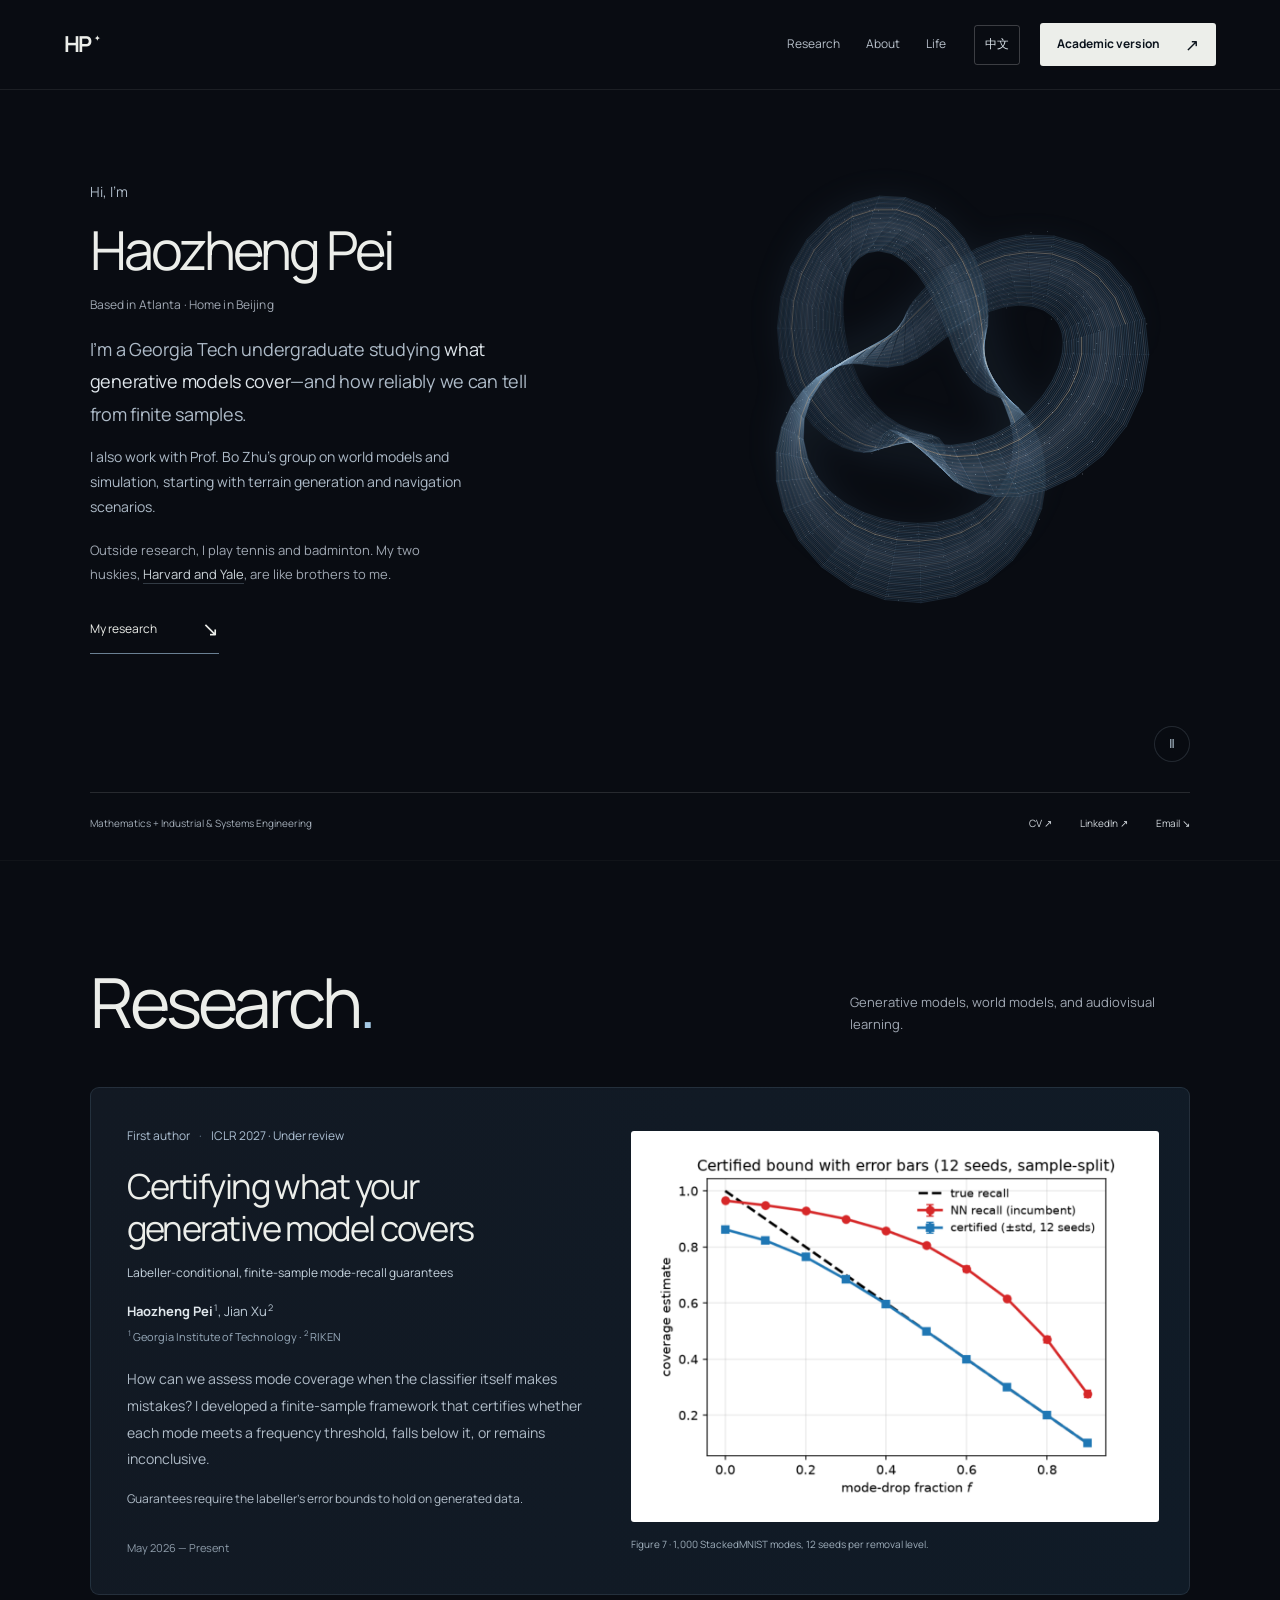
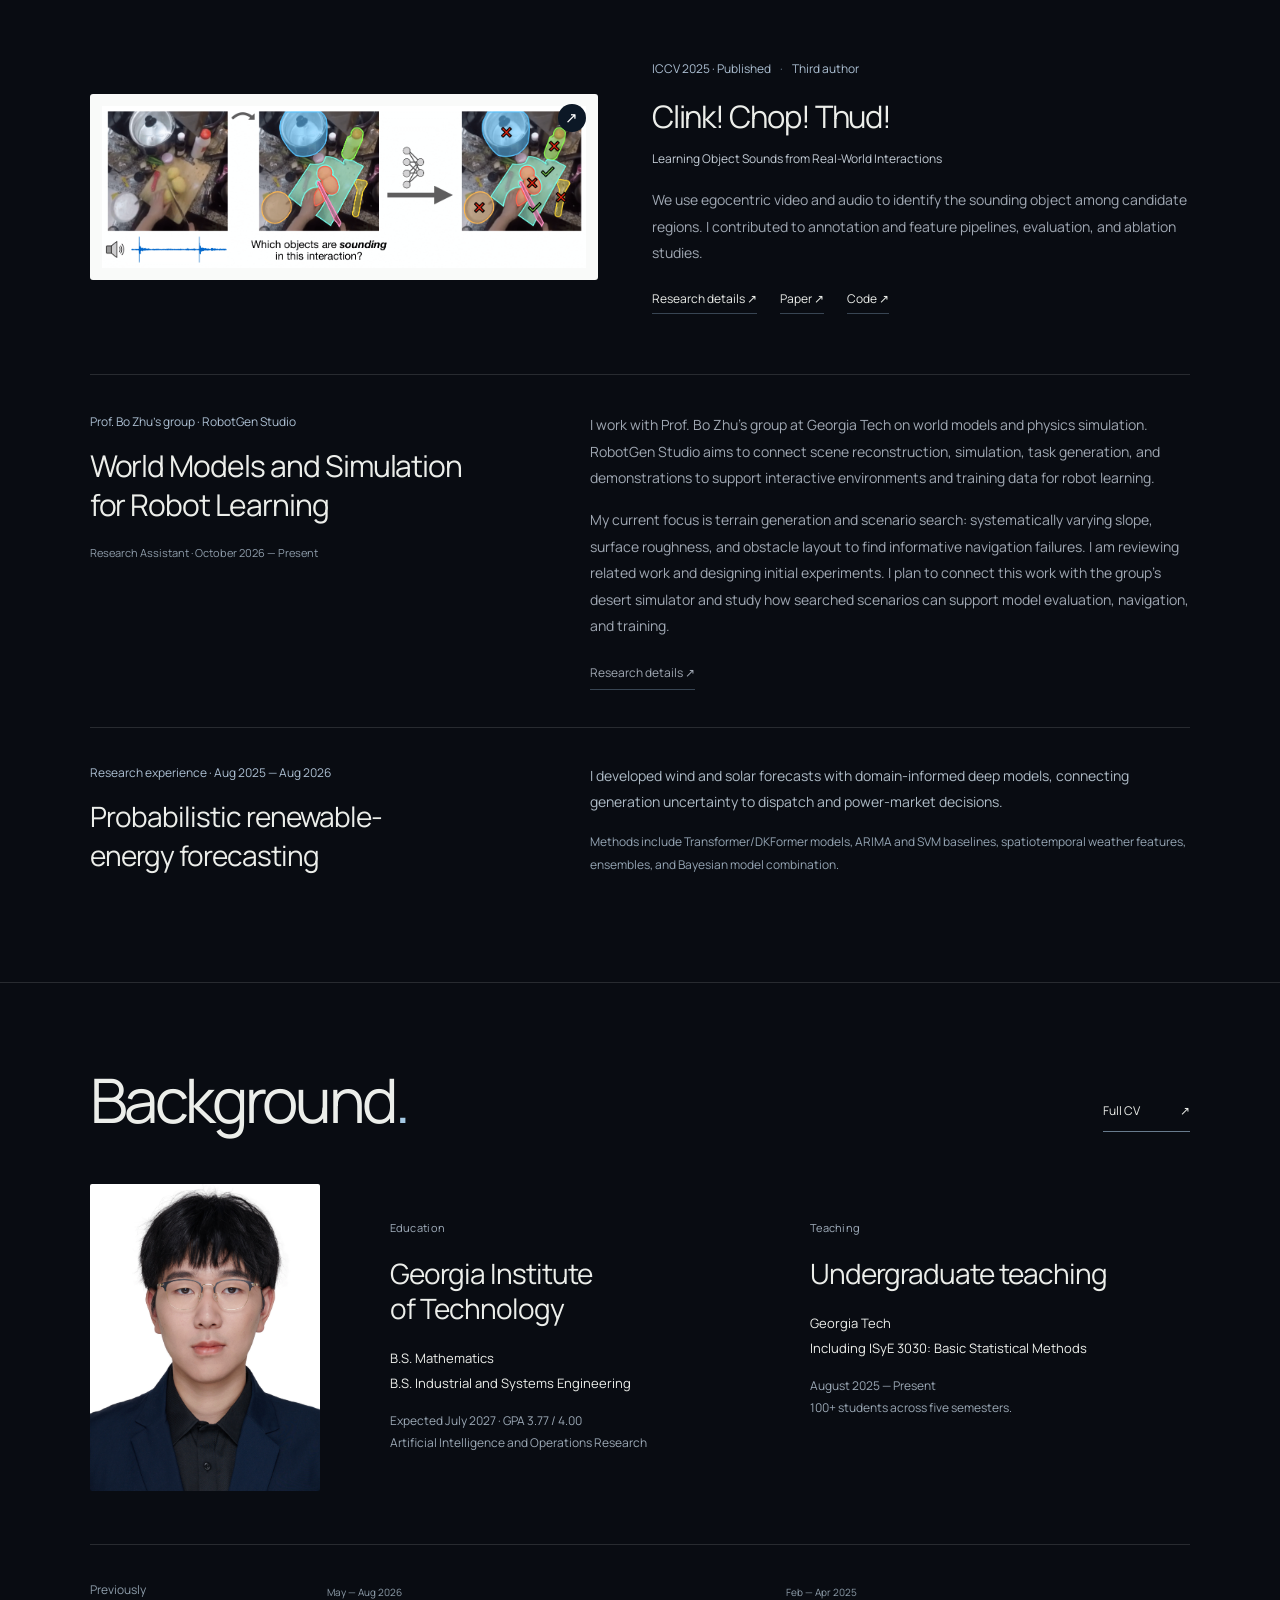
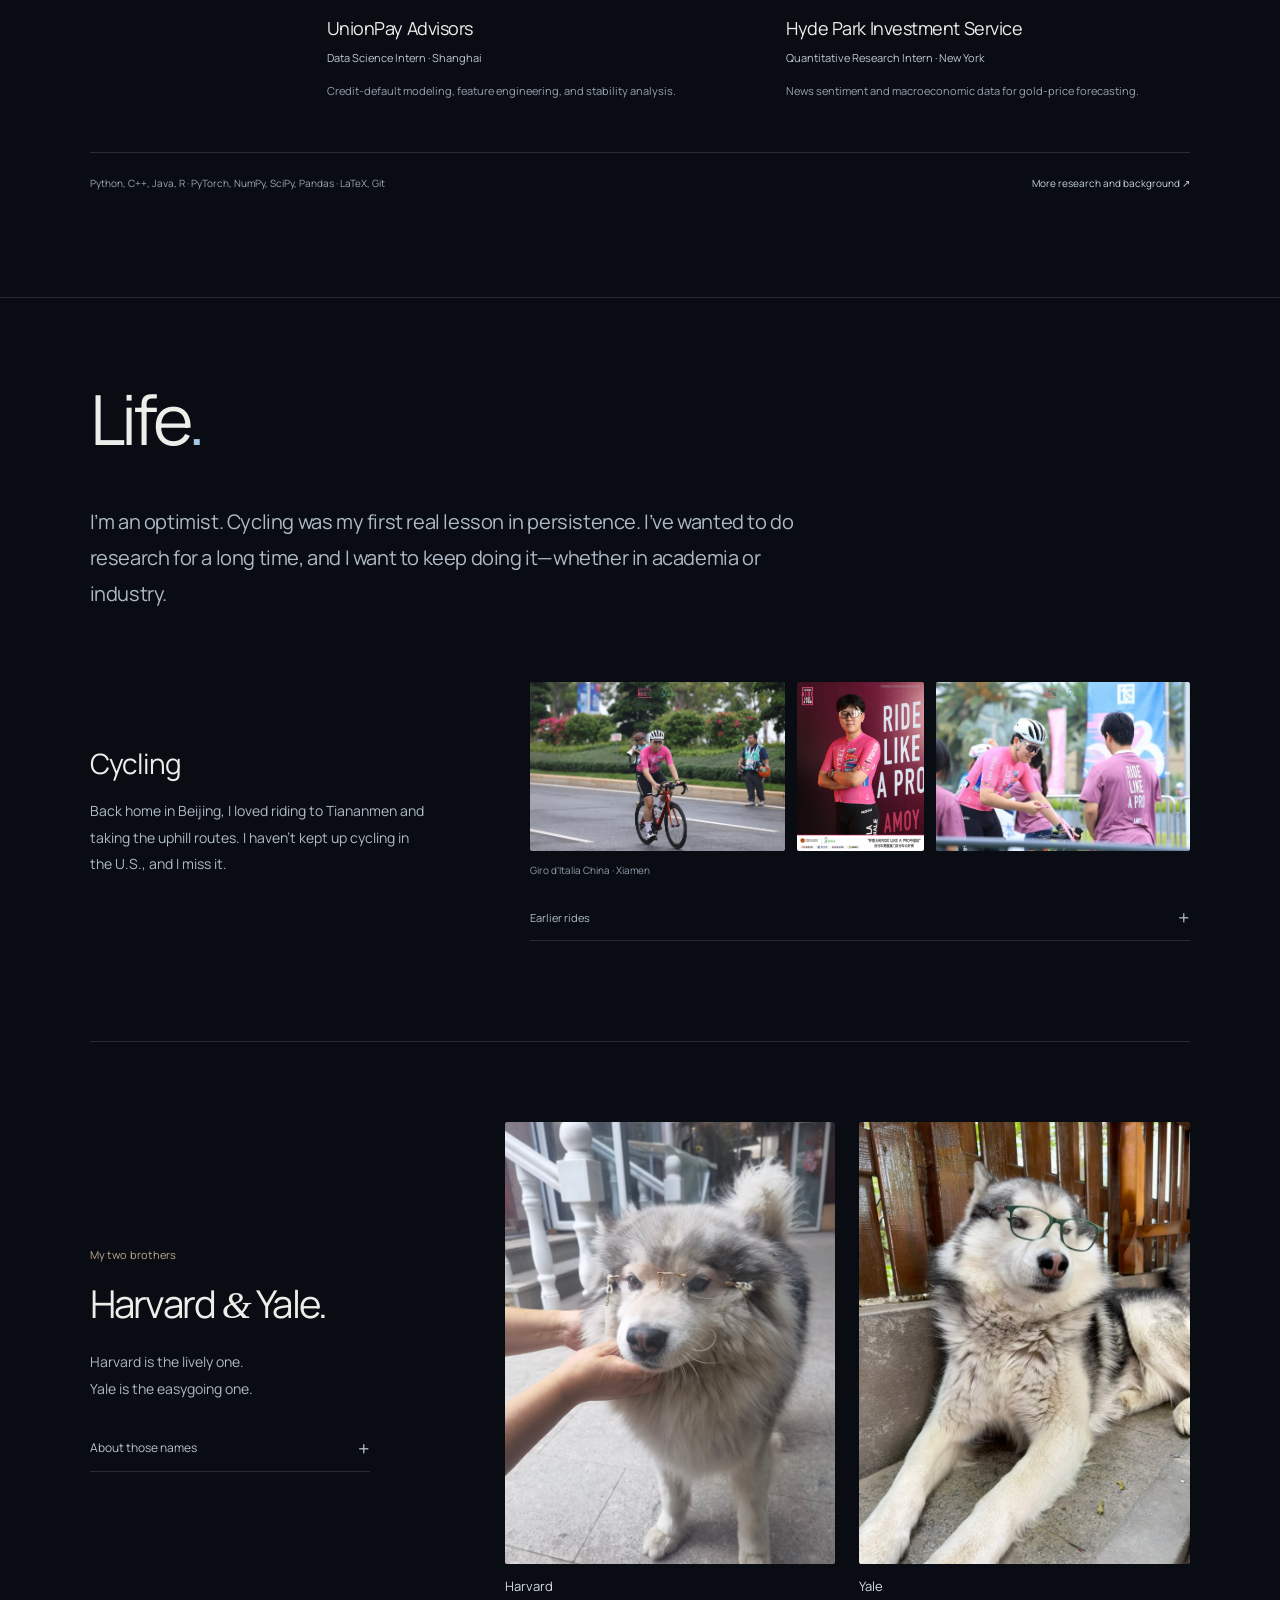
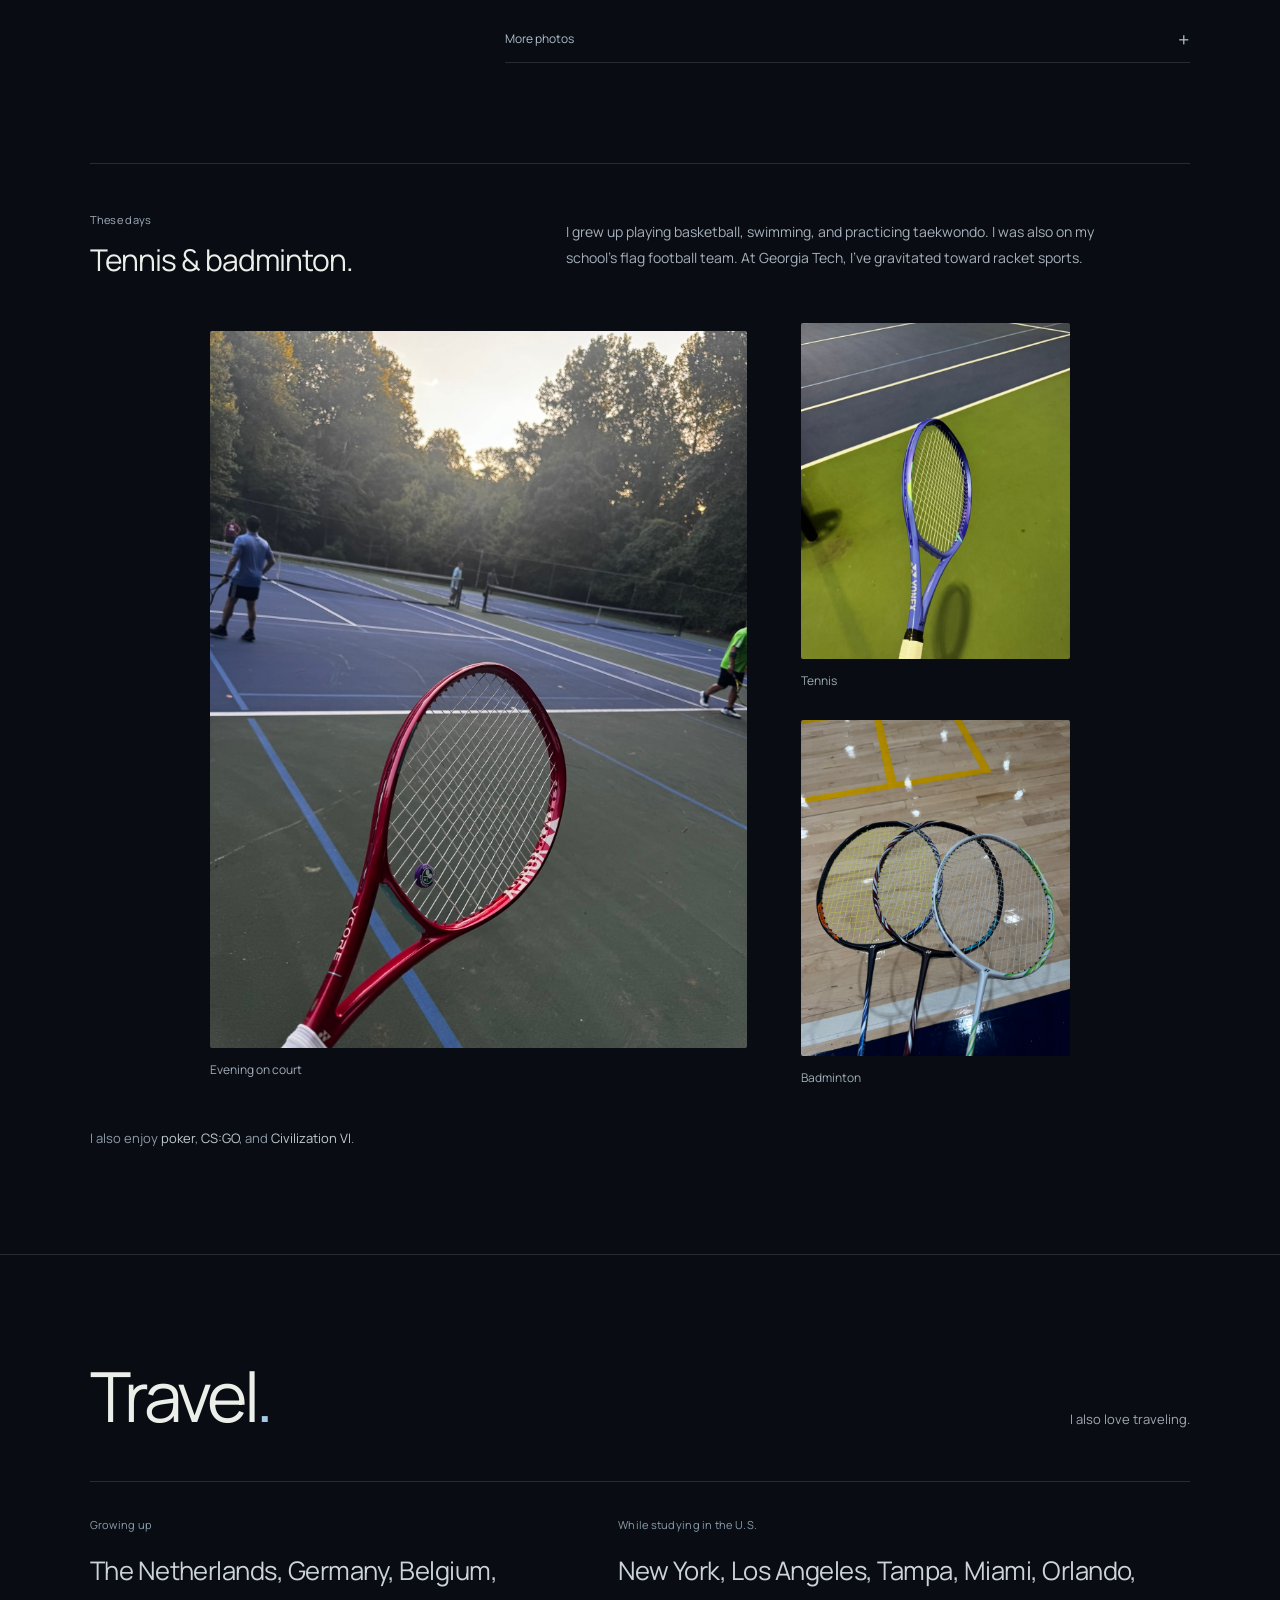
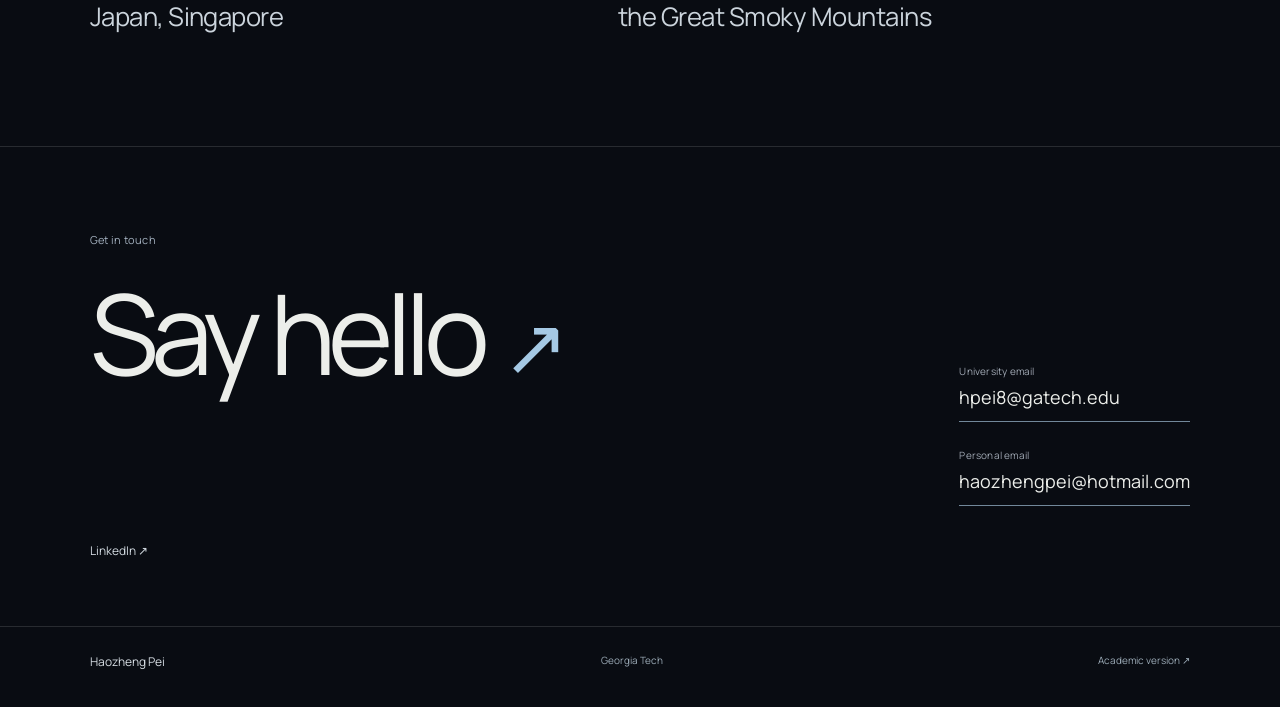
<file: expressive/index.html>
<!doctype html>
<html lang="en">
<head>
  <meta name="google-site-verification" content="cpVSl-Lstf7grajd4JrHMrTB5yYbz6QiTGMV2qAiGyA">
  <meta charset="utf-8"><meta name="viewport" content="width=device-width, initial-scale=1">
  <meta name="theme-color" content="#090c12">
  <link rel="icon" href="../assets/favicon.svg?v=9bde83f793" type="image/svg+xml">
  <link rel="preload" href="../assets/Manrope-Regular.ttf" as="font" type="font/ttf" crossorigin>
  <link rel="stylesheet" href="styles.css?v=fda8a33706">
  <script src="site.js?v=41e77ef2ca" defer></script><script src="hero.js?v=54f05e9cb5" defer></script>
  <script src="../language.js?v=802c5b58a4" defer></script>
  <link rel="stylesheet" href="../assets/photo-viewer.css?v=28ba1ac8b4">
  <script src="../assets/photo-viewer.js?v=dce5b9a9ef" defer></script>
  <!-- BEGIN GENERATED SEARCH METADATA -->
  <title>Haozheng Pei (裴浩正) | Georgia Tech</title>
  <meta name="description" content="Haozheng Pei (裴浩正), a Georgia Tech undergraduate in Mathematics and Industrial and Systems Engineering. Research, publications, CV, and contact.">
  <meta name="robots" content="index, follow">
  <link rel="canonical" href="https://haozhengpei.github.io/">
  <link rel="alternate" hreflang="en" href="https://haozhengpei.github.io/">
  <link rel="alternate" hreflang="zh-CN" href="https://haozhengpei.github.io/zh/">
  <link rel="alternate" hreflang="x-default" href="https://haozhengpei.github.io/">
  <meta property="og:title" content="Haozheng Pei (裴浩正) | Georgia Tech">
  <meta property="og:description" content="Haozheng Pei (裴浩正), a Georgia Tech undergraduate in Mathematics and Industrial and Systems Engineering. Research, publications, CV, and contact.">
  <meta property="og:type" content="website">
  <meta property="og:site_name" content="Haozheng Pei">
  <meta property="og:url" content="https://haozhengpei.github.io/">
  <meta property="og:image" content="https://haozhengpei.github.io/assets/photos/haozheng-portrait.jpg">
  <meta property="og:image:alt" content="Haozheng Pei">
  <meta property="og:locale" content="en_US">
  <meta property="og:locale:alternate" content="zh_CN">
  <script type="application/ld+json">
{
  "@context": "https://schema.org",
  "@graph": [
    {
      "@type": "ProfilePage",
      "@id": "https://haozhengpei.github.io/#profile",
      "url": "https://haozhengpei.github.io/",
      "name": "Haozheng Pei (裴浩正) | Georgia Tech",
      "inLanguage": "en",
      "mainEntity": {
        "@type": "Person",
        "@id": "https://haozhengpei.github.io/#person",
        "name": "Haozheng Pei",
        "alternateName": [
          "裴浩正",
          "Pei Haozheng"
        ],
        "url": "https://haozhengpei.github.io/",
        "image": "https://haozhengpei.github.io/assets/photos/haozheng-portrait.jpg",
        "jobTitle": "Undergraduate student",
        "affiliation": {
          "@type": "CollegeOrUniversity",
          "name": "Georgia Institute of Technology",
          "url": "https://www.gatech.edu/"
        },
        "sameAs": [
          "https://www.linkedin.com/in/haozheng-pei/",
          "https://github.com/HaozhengPei"
        ]
      }
    },
    {
      "@type": "WebSite",
      "@id": "https://haozhengpei.github.io/#website",
      "url": "https://haozhengpei.github.io/",
      "name": "Haozheng Pei",
      "alternateName": "裴浩正",
      "inLanguage": [
        "en",
        "zh-CN"
      ]
    }
  ]
}
  </script>
  <!-- END GENERATED SEARCH METADATA -->
</head>
<body>
<a class="skip" href="#main">Skip to content</a>
<header class="site-header">
  <a class="wordmark" href="#home" aria-label="Haozheng Pei, home">HP<span>✦</span></a>
  <nav aria-label="Main navigation"><a href="#research">Research</a><a href="#about">About</a><a href="#life">Life</a></nav>
  <a class="language-switch" href="../zh/index.html" lang="zh-CN" hreflang="zh-CN" aria-label="切换为中文">中文</a>
  <a class="academic-switch" href="../academic/index.html">Academic version <span aria-hidden="true">↗</span></a>
</header>
<main id="main">
  <section class="hero" id="home" aria-labelledby="name">
    <div class="hero-copy">
      <div class="hero-identity"><p class="hello">Hi, I’m</p>
      <h1 id="name">Haozheng Pei</h1></div>
      <p class="hero-location">Based in Atlanta · Home in Beijing</p>
      <p class="hero-intro">I’m a Georgia Tech undergraduate studying <strong>what generative models cover</strong>—and how reliably we can tell from finite samples.</p>
      <p class="hero-research">I also work with Prof. Bo Zhu’s group on world models and simulation, starting with terrain generation and navigation scenarios.</p>
      <p class="hero-personal">Outside research, I play tennis and badminton. My two huskies, <a href="#harvard-yale">Harvard and Yale</a>, are like brothers to me.</p>
      <a class="hero-cta" href="#research">My research <span aria-hidden="true">↘</span></a>
    </div>
    <div class="ambient-visual" aria-hidden="true">
      <div class="hero-art" id="hero-art"><img id="hero-fallback" src="../assets/ambient-poster.svg?v=1871c17252" alt=""><canvas id="hero-canvas"></canvas></div>
    </div>
    <button type="button" class="ambient-toggle" id="motion-toggle" aria-label="Pause background animation" hidden><span class="motion-symbol" aria-hidden="true">Ⅱ</span></button>
    <div class="hero-bottom"><span>Mathematics + Industrial &amp; Systems Engineering</span><div><a href="../assets/Haozheng_Pei_CV.pdf?v=fd47d78d3b">CV ↗</a><a href="https://www.linkedin.com/in/haozheng-pei/" target="_blank" rel="noopener noreferrer">LinkedIn ↗</a><a href="#contact">Email ↘</a></div></div>
  </section>

  <section class="research section-wrap" id="research" aria-labelledby="research-title">
    <div class="section-heading"><h2 id="research-title">Research<span>.</span></h2><p>Generative models, world models, and audiovisual learning.</p></div>
    <article class="lead-project" id="mode-recall">
      <div class="lead-copy"><p class="project-meta">First author <span>·</span> ICLR 2027 · Under review</p><h3>Certifying what your<br>generative model covers</h3><p class="project-subtitle">Labeller-conditional, finite-sample mode-recall guarantees</p><p class="paper-authors" lang="en"><strong>Haozheng Pei</strong><sup>1</sup>, Jian Xu<sup>2</sup></p><p class="paper-affiliations"><sup>1</sup> Georgia Institute of Technology <span aria-hidden="true">·</span> <sup>2</sup> RIKEN</p><p>How can we assess mode coverage when the classifier itself makes mistakes? I developed a finite-sample framework that certifies whether each mode meets a frequency threshold, falls below it, or remains inconclusive.</p><p class="research-scope">Guarantees require the labeller’s error bounds to hold on generated data.</p><p class="project-date">May 2026 — Present</p></div>
      <figure class="mode-art paper-evidence"><div class="paper-figure-frame"><img src="../assets/research/mode-recall-coverage.png" alt="StackedMNIST results: the certified bound tracks true mode coverage as modes are removed, while nearest-neighbour recall overestimates it." width="1100" height="800" loading="lazy"></div><figcaption>Figure 7 · 1,000 StackedMNIST modes, 12 seeds per removal level.</figcaption></figure>
    </article>
    <article class="published-project" id="object-sounds"><a class="project-image paper-image" href="../research/clink-chop-thud/" aria-label="Read about Clink! Chop! Thud!"><img src="../assets/clink-teaser.png" alt="Published project figure showing objects and their interaction sounds." loading="lazy"><span aria-hidden="true">↗</span></a><div class="project-copy"><p class="project-meta">ICCV 2025 · Published <span>·</span> Third author</p><h3><a href="../research/clink-chop-thud/">Clink! Chop! Thud!</a></h3><p class="project-subtitle">Learning Object Sounds from Real-World Interactions</p><p>We use egocentric video and audio to identify the sounding object among candidate regions. I contributed to annotation and feature pipelines, evaluation, and ablation studies.</p><div class="project-links"><a href="../research/clink-chop-thud/">Research details ↗</a><a href="../assets/papers/clink-chop-thud.pdf?v=28464b5153">Paper ↗</a><a href="https://github.com/mengyu-yang/clink-chop-thud" target="_blank" rel="noopener noreferrer">Code ↗</a></div></div></article>
    <article class="current-project" id="world-models"><div class="current-project-heading"><p class="project-meta">Prof. Bo Zhu’s group · RobotGen Studio</p><h3><a href="../research/world-models/">World Models and Simulation<br>for Robot Learning</a></h3><p class="project-date">Research Assistant · October 2026 — Present</p></div><div class="current-project-copy"><p>I work with Prof. Bo Zhu’s group at Georgia Tech on world models and physics simulation. RobotGen Studio aims to connect scene reconstruction, simulation, task generation, and demonstrations to support interactive environments and training data for robot learning.</p><p>My current focus is terrain generation and scenario search: systematically varying slope, surface roughness, and obstacle layout to find informative navigation failures. I am reviewing related work and designing initial experiments. I plan to connect this work with the group’s desert simulator and study how searched scenarios can support model evaluation, navigation, and training.</p><div class="project-links"><a href="../research/world-models/">Research details ↗</a></div></div></article>
    <article class="forecasting-summary" id="forecasting"><div><p class="project-meta">Research experience · Aug 2025 — Aug 2026</p><h3>Probabilistic renewable-energy forecasting</h3></div><div><p>I developed wind and solar forecasts with domain-informed deep models, connecting generation uncertainty to dispatch and power-market decisions.</p><p class="forecast-methods">Methods include Transformer/DKFormer models, ARIMA and SVM baselines, spatiotemporal weather features, ensembles, and Bayesian model combination.</p></div></article>
  </section>


  <section class="about section-wrap" id="about" aria-labelledby="about-title">
    <div class="section-heading"><h2 id="about-title">Background<span>.</span></h2><a class="inline-link" href="../assets/Haozheng_Pei_CV.pdf?v=fd47d78d3b">Full CV <span aria-hidden="true">↗</span></a></div>
    <div class="background-profile"><figure class="background-portrait"><a class="profile-photo-link" href="../assets/photos/haozheng-portrait.jpg" data-photo data-caption="Haozheng Pei"><img src="../assets/photos/haozheng-portrait.jpg" alt="Haozheng Pei" width="2587" height="3621" loading="lazy" decoding="async"></a></figure><div class="background-grid"><div><p class="small-label">Education</p><h3>Georgia Institute<br>of Technology</h3><p>B.S. Mathematics<br>B.S. Industrial and Systems Engineering</p><p class="muted">Expected July 2027 · GPA 3.77 / 4.00<br>Artificial Intelligence and Operations Research</p></div><div><p class="small-label">Teaching</p><h3>Undergraduate teaching</h3><p>Georgia Tech<br>Including ISyE 3030: Basic Statistical Methods</p><p class="muted">August 2025 — Present<br>100+ students across five semesters.</p></div></div></div>
    <div class="experience-list"><div class="experience-label">Previously</div><article><span class="date">May — Aug 2026</span><h3>UnionPay Advisors</h3><p>Data Science Intern · Shanghai</p><p class="muted">Credit-default modeling, feature engineering, and stability analysis.</p></article><article><span class="date">Feb — Apr 2025</span><h3>Hyde Park Investment Service</h3><p>Quantitative Research Intern · New York</p><p class="muted">News sentiment and macroeconomic data for gold-price forecasting.</p></article></div>
    <div class="about-bottom"><p>Python, C++, Java, R · PyTorch, NumPy, SciPy, Pandas · LaTeX, Git</p><a href="../academic/index.html">More research and background <span aria-hidden="true">↗</span></a></div>
  </section>

  <section class="life section-wrap" id="life" aria-labelledby="life-title">
    <div class="section-heading"><h2 id="life-title">Life<span>.</span></h2></div>
    <div class="personal-note"><span class="note-star" aria-hidden="true">✳</span><p>I’m an optimist. Cycling was my first real lesson in persistence. I’ve wanted to do research for a long time, and I want to keep doing it—whether in academia or industry.</p></div>
    <div class="life-grid">
      <article class="cycling-story cycling-event" id="cycling"><div class="cycling-intro"><h3>Cycling</h3><p>Back home in Beijing, I loved riding to Tiananmen and taking the uphill routes. I haven’t kept up cycling in the U.S., and I miss it.</p></div><div class="cycling-gallery"><div class="cycling-photo-strip"><figure class="cycling-action"><a href="../assets/photos/cycling-xiamen-ride.jpg" data-photo data-caption="Cycling at Giro d’Italia China in Xiamen"><img src="../assets/photos/cycling-xiamen-ride.jpg" alt="Cycling at Giro d’Italia China in Xiamen" width="1086" height="724" loading="lazy" decoding="async"></a></figure><figure class="cycling-event-portrait"><a href="../assets/photos/cycling-xiamen-portrait.jpg" data-photo data-caption="Me in my pink cycling jersey"><img src="../assets/photos/cycling-xiamen-portrait.jpg" alt="Me in my pink cycling jersey" width="768" height="1024" loading="lazy" decoding="async"></a></figure><figure class="cycling-candid"><a href="../assets/photos/cycling-xiamen-candid.jpg" data-photo data-caption="At the cycling event in Xiamen"><img src="../assets/photos/cycling-xiamen-candid.jpg" alt="At the cycling event in Xiamen" width="1086" height="724" loading="lazy" decoding="async"></a></figure></div><p class="cycling-caption">Giro d’Italia China · Xiamen</p><details class="cycling-album"><summary>Earlier rides <span aria-hidden="true">+</span></summary><div class="cycling-archive"><figure class=""><a href="../assets/photos/cycling-beijing.jpg" data-photo data-caption="Cycling in Beijing"><img src="../assets/photos/cycling-beijing.jpg" alt="Cycling in Beijing" width="1024" height="768" loading="lazy" decoding="async"></a><figcaption>Cycling in Beijing</figcaption></figure><figure class=""><a href="../assets/photos/cycling-bike.jpg" data-photo data-caption="My bike"><img src="../assets/photos/cycling-bike.jpg" alt="My bike" width="768" height="1024" loading="lazy" decoding="async"></a><figcaption>My bike</figcaption></figure></div></details></div></article>
      <article class="dog-story" id="harvard-yale"><div class="dog-intro"><div class="story-copy"><p class="small-label">My two brothers</p><h3>Harvard <em>&amp;</em> Yale.</h3><p>Harvard is the lively one.<br>Yale is the easygoing one.</p></div><details class="dog-story-detail"><summary>About those names <span aria-hidden="true">+</span></summary><div class="details-body"><p>I joke that I’m not applying to Harvard or Yale University to keep my relationship with these two intact.</p></div></details></div><div class="dog-photos"><figure class=""><a href="../assets/photos/harvard.jpg" data-photo data-caption="Harvard"><img src="../assets/photos/harvard.jpg" alt="Harvard wearing thin-framed glasses" width="768" height="1024" loading="lazy" decoding="async"></a><figcaption>Harvard</figcaption></figure><figure class=""><a href="../assets/photos/yale.jpg" data-photo data-caption="Yale"><img src="../assets/photos/yale.jpg" alt="Yale wearing green glasses" width="768" height="1024" loading="lazy" decoding="async"></a><figcaption>Yale</figcaption></figure></div><details class="dog-album"><summary>More photos <span aria-hidden="true">+</span></summary><div class="dog-snapshots"><figure class=""><a href="../assets/photos/huskies-puppies.jpeg" data-photo data-caption="As puppies"><img src="../assets/photos/huskies-puppies.jpeg" alt="The two huskies as puppies" width="768" height="1024" loading="lazy" decoding="async"></a><figcaption>As puppies</figcaption></figure><figure class=""><a href="../assets/photos/husky-helmet-side.jpeg" data-photo data-caption="Trying the helmet"><img src="../assets/photos/husky-helmet-side.jpeg" alt="A husky wearing a cycling helmet, seen from the side" width="768" height="1024" loading="lazy" decoding="async"></a><figcaption>Trying the helmet</figcaption></figure><figure class=""><a href="../assets/photos/husky-helmet-front.jpeg" data-photo data-caption="One more"><img src="../assets/photos/husky-helmet-front.jpeg" alt="A husky wearing a cycling helmet, seen from the front" width="768" height="1024" loading="lazy" decoding="async"></a><figcaption>One more</figcaption></figure></div></details></article>
    </div>
    <div class="sports-row"><div><p class="small-label">These days</p><h3>Tennis &amp; badminton.</h3></div><p>I grew up playing basketball, swimming, and practicing taekwondo. I was also on my school’s flag football team. At Georgia Tech, I’ve gravitated toward racket sports.</p><div class="racket-mark" aria-hidden="true"><svg viewBox="0 0 130 130" fill="none"><ellipse cx="72" cy="46" rx="26" ry="36" transform="rotate(35 72 46)" stroke="currentColor" stroke-width="2"/><path d="M52 69 24 110m23-36 8 6M49 30l38 26M43 42l37 26M54 18l39 27M64 15 44 57M79 20 53 67M91 31 68 74" stroke="currentColor" stroke-width="1"/><circle cx="104" cy="96" r="12" stroke="currentColor" stroke-width="2"/><path d="M94 89q12 7 17 13" stroke="currentColor"/></svg></div></div>
<div class="sports-photos"><figure class="sports-main"><a href="../assets/photos/tennis-court.jpg" data-photo data-caption="Evening on court"><img src="../assets/photos/tennis-court.jpg" alt="A tennis court in the evening" width="768" height="1024" loading="lazy" decoding="async"></a><figcaption>Evening on court</figcaption></figure><div class="sports-details"><figure class=""><a href="../assets/photos/tennis-racket.jpg" data-photo data-caption="Tennis"><img src="../assets/photos/tennis-racket.jpg" alt="A tennis racket on the court" width="768" height="1024" loading="lazy" decoding="async"></a><figcaption>Tennis</figcaption></figure><figure class=""><a href="../assets/photos/badminton.jpg" data-photo data-caption="Badminton"><img src="../assets/photos/badminton.jpg" alt="Three badminton rackets on court" width="1536" height="2048" loading="lazy" decoding="async"></a><figcaption>Badminton</figcaption></figure></div></div>
    <p class="games-note">I also enjoy <span>poker</span>, <span>CS:GO</span>, and <span>Civilization VI</span>.</p>
  </section>


  <section class="travel section-wrap" id="travel" aria-labelledby="travel-title">
    <div class="section-heading"><h2 id="travel-title">Travel<span>.</span></h2><p>I also love traveling.</p></div>
    <div class="travel-history">
      <div><p class="small-label">Growing up</p><p class="destinations"><span>The Netherlands, </span><span>Germany, </span><span>Belgium, </span><span>Japan, </span><span>Singapore</span></p></div>
      <div><p class="small-label">While studying in the U.S.</p><p class="destinations"><span>New York, </span><span>Los Angeles, </span><span>Tampa, </span><span>Miami, </span><span>Orlando, </span><span>the Great Smoky Mountains</span></p></div>
    </div>
  </section>


  <section class="contact section-wrap" id="contact" aria-labelledby="contact-title"><p class="small-label">Get in touch</p><div class="contact-main"><h2 id="contact-title">Say hello<span>↗</span></h2><div class="contact-emails"><a href="mailto:hpei8@gatech.edu"><span>University email</span>hpei8@gatech.edu</a><a href="mailto:haozhengpei@hotmail.com"><span>Personal email</span>haozhengpei@hotmail.com</a></div></div><div class="contact-bottom"><a href="https://www.linkedin.com/in/haozheng-pei/" target="_blank" rel="noopener noreferrer">LinkedIn ↗</a></div></section>
</main>
<footer><a href="#home">Haozheng Pei</a><span>Georgia Tech</span><a href="../academic/index.html">Academic version ↗</a></footer>
</body>
</html>
</file>
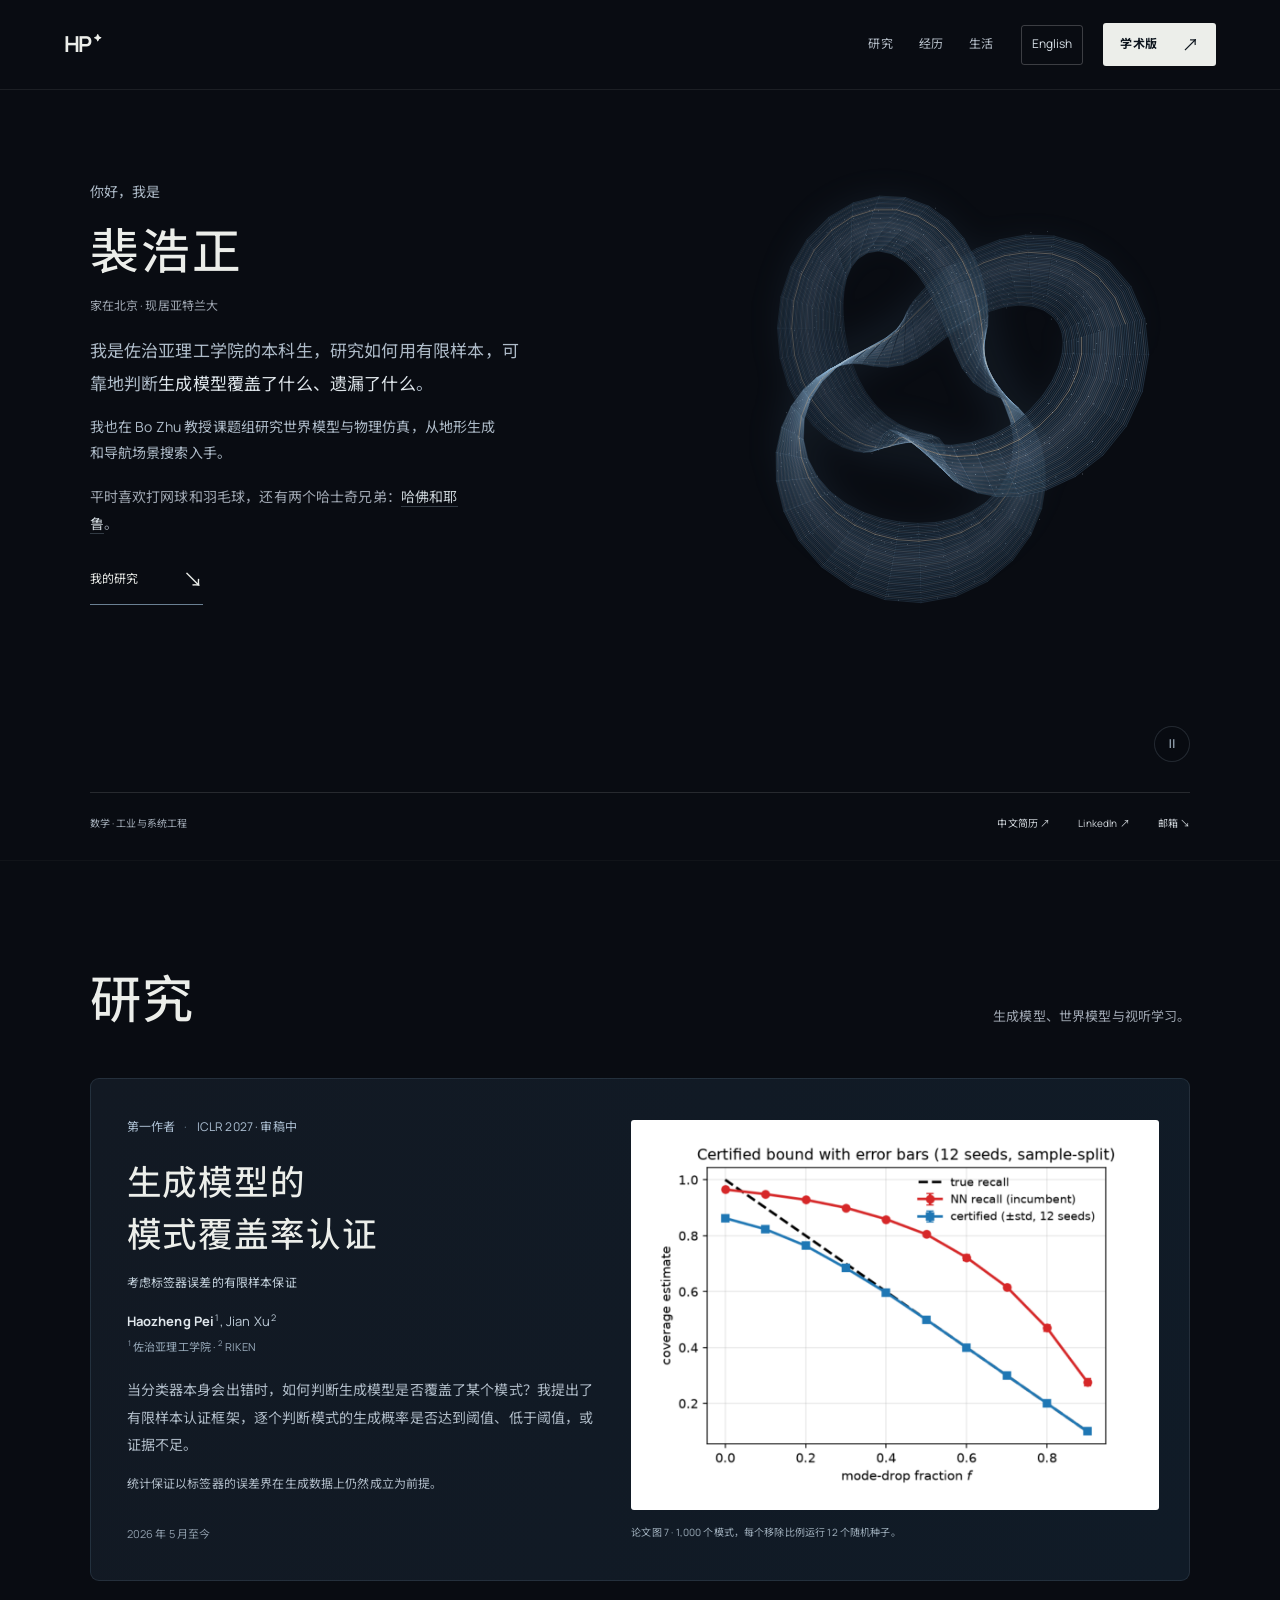
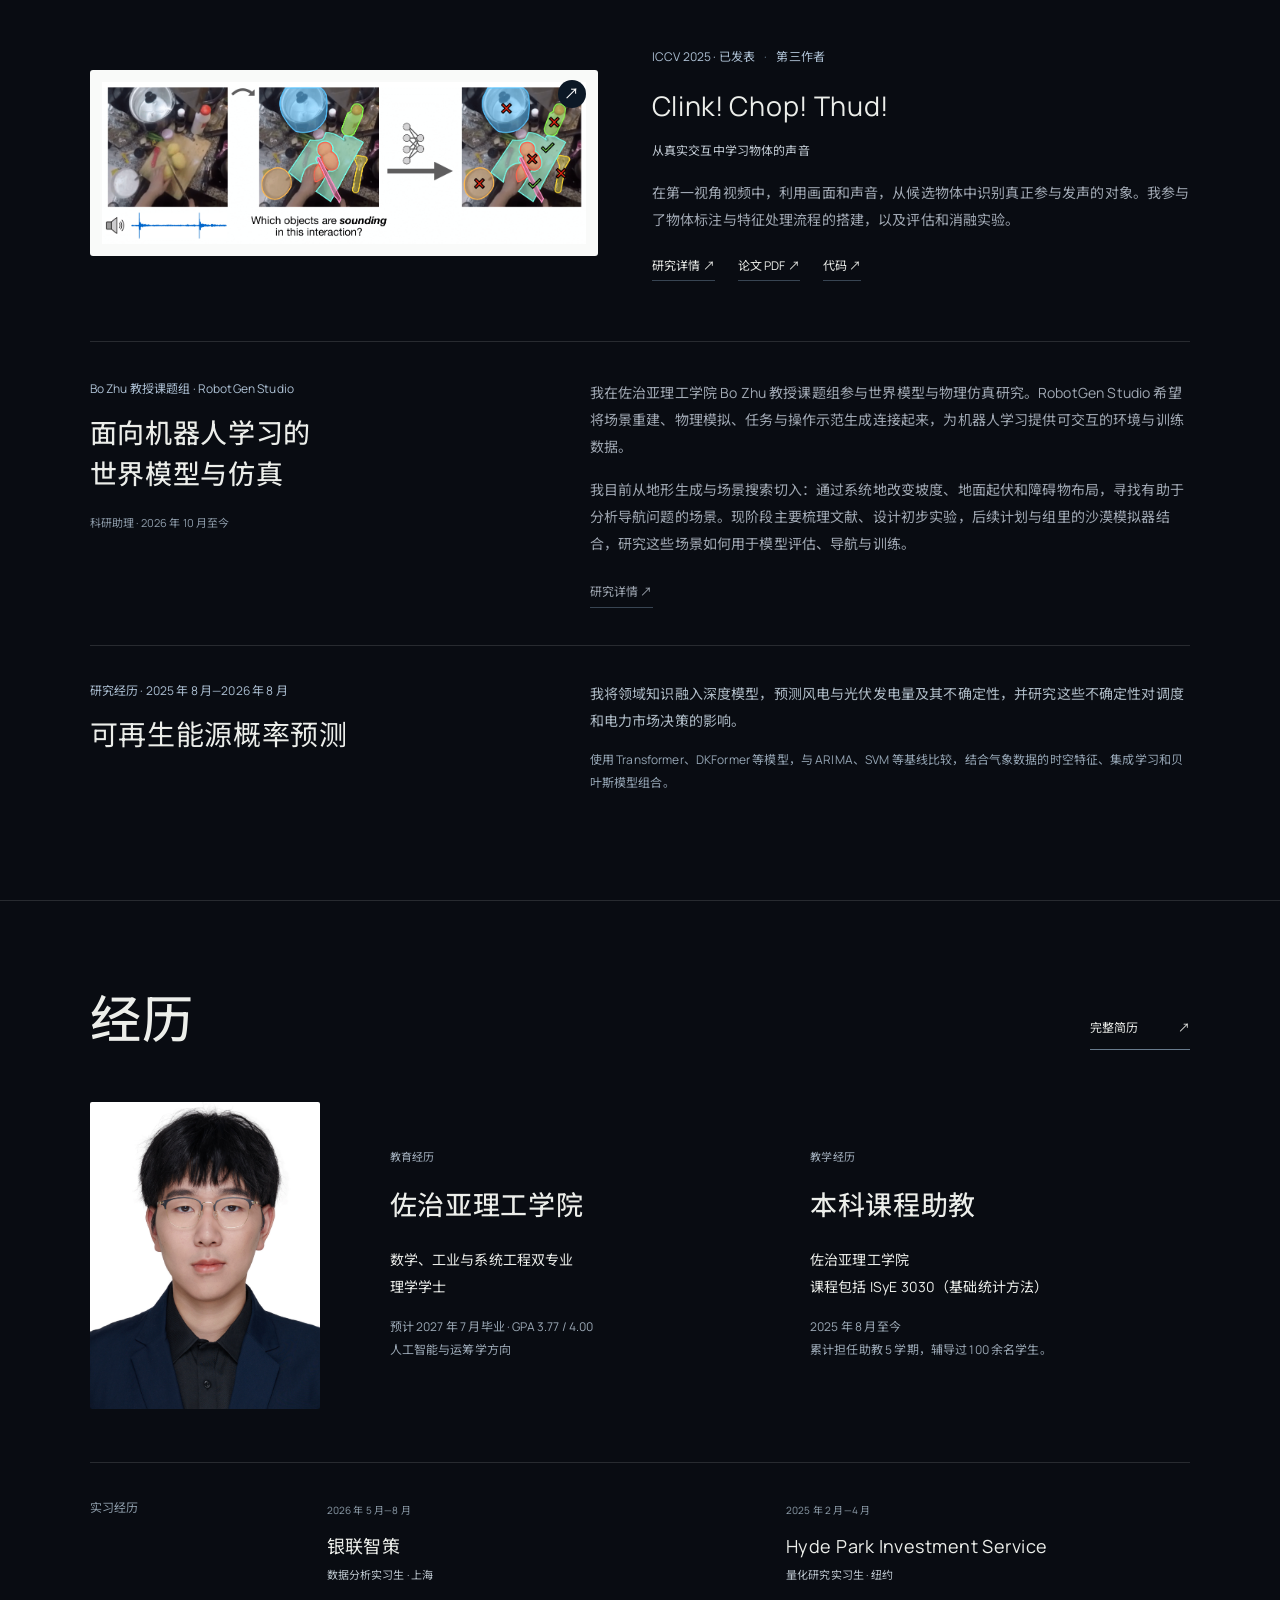
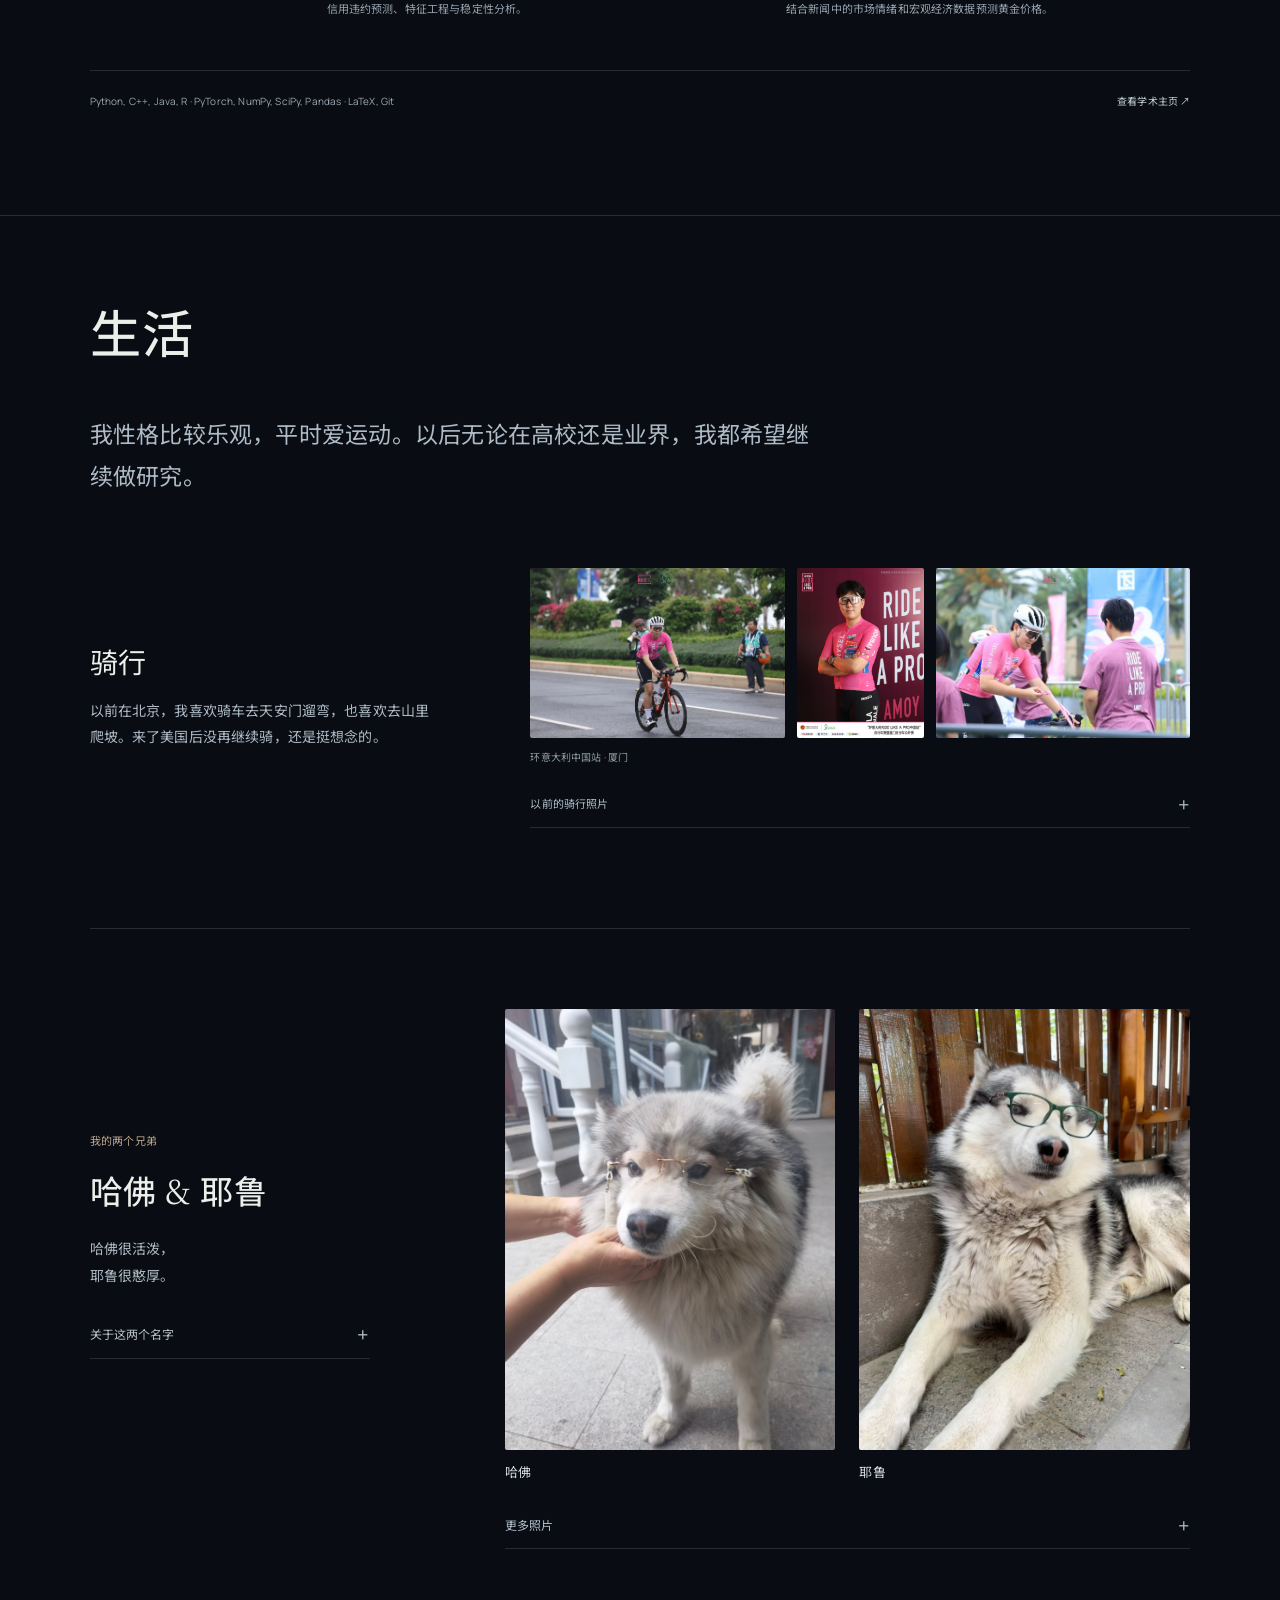
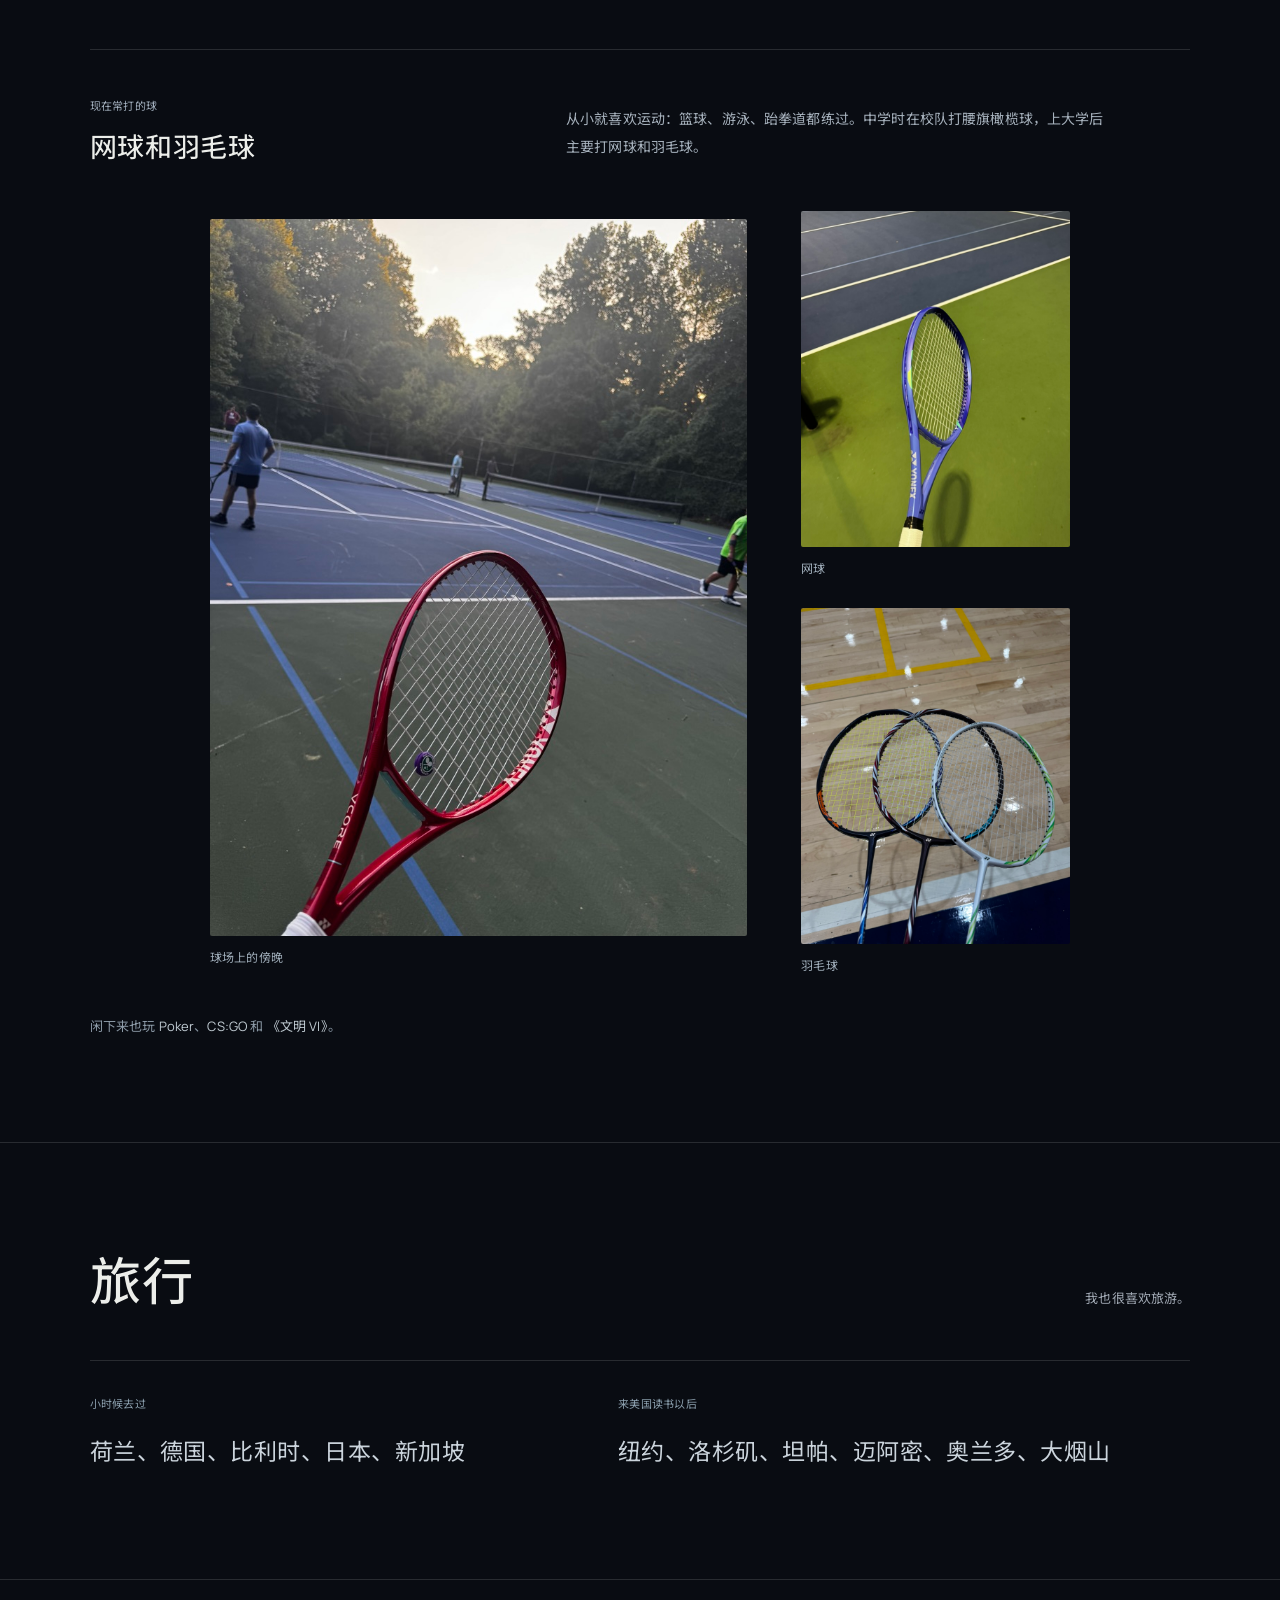
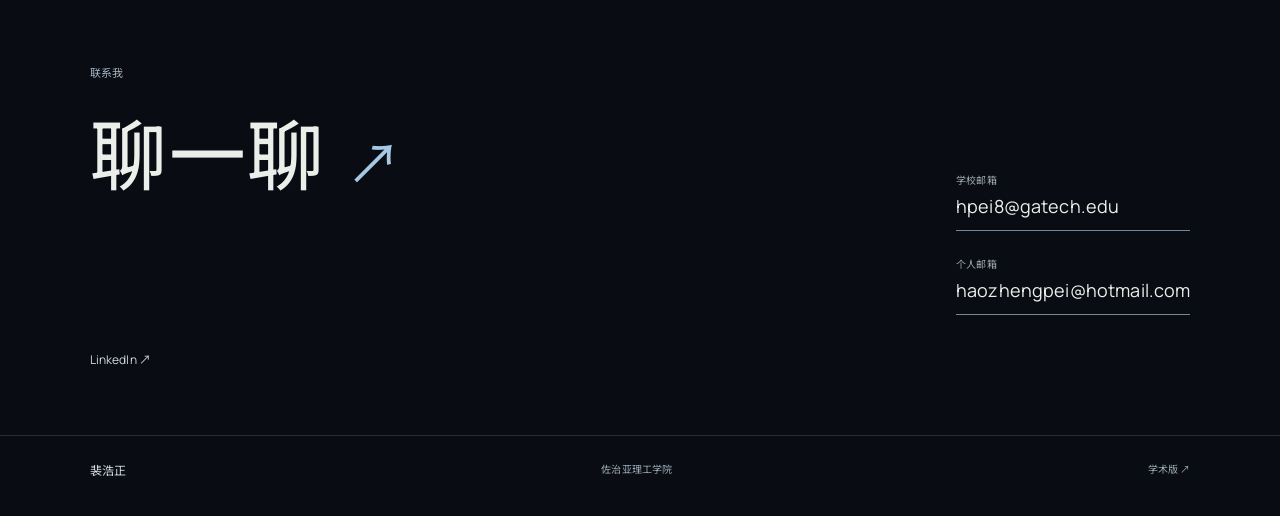
<file: zh/index.html>
<!doctype html>
<html lang="zh-CN" class="zh-personal">
<head>
  <meta charset="utf-8"><meta name="viewport" content="width=device-width, initial-scale=1">
  <meta name="theme-color" content="#090c12">
  <link rel="icon" href="../assets/favicon.svg?v=9bde83f793" type="image/svg+xml">
  <link rel="preload" href="../assets/Manrope-Regular.ttf" as="font" type="font/ttf" crossorigin>
  <link rel="stylesheet" href="../expressive/styles.css?v=fda8a33706">
  <link rel="stylesheet" href="../assets/chinese-typography.css?v=bfa7ea91b0">
  <link rel="preload" href="../assets/fonts/noto-sans-sc-site.woff2?v=ec88938d84" as="font" type="font/woff2" crossorigin>
  <script src="../expressive/site.js?v=41e77ef2ca" defer></script><script src="../expressive/hero.js?v=54f05e9cb5" defer></script>
  <script src="../language.js?v=802c5b58a4" defer></script>
  <link rel="stylesheet" href="../assets/photo-viewer.css?v=28ba1ac8b4">
  <script src="../assets/photo-viewer.js?v=dce5b9a9ef" defer></script>
  <!-- BEGIN GENERATED SEARCH METADATA -->
  <title>裴浩正 Haozheng Pei | 佐治亚理工学院</title>
  <meta name="description" content="裴浩正（Haozheng Pei），佐治亚理工学院数学、工业与系统工程本科生。这里有我的研究工作、论文、学术简历与联系方式。">
  <meta name="robots" content="index, follow">
  <link rel="canonical" href="https://haozhengpei.github.io/zh/">
  <link rel="alternate" hreflang="en" href="https://haozhengpei.github.io/">
  <link rel="alternate" hreflang="zh-CN" href="https://haozhengpei.github.io/zh/">
  <link rel="alternate" hreflang="x-default" href="https://haozhengpei.github.io/">
  <meta property="og:title" content="裴浩正 Haozheng Pei | 佐治亚理工学院">
  <meta property="og:description" content="裴浩正（Haozheng Pei），佐治亚理工学院数学、工业与系统工程本科生。这里有我的研究工作、论文、学术简历与联系方式。">
  <meta property="og:type" content="website">
  <meta property="og:site_name" content="Haozheng Pei">
  <meta property="og:url" content="https://haozhengpei.github.io/zh/">
  <meta property="og:image" content="https://haozhengpei.github.io/assets/photos/haozheng-portrait.jpg">
  <meta property="og:image:alt" content="裴浩正">
  <meta property="og:locale" content="zh_CN">
  <meta property="og:locale:alternate" content="en_US">
  <script type="application/ld+json">
{
  "@context": "https://schema.org",
  "@graph": [
    {
      "@type": "ProfilePage",
      "@id": "https://haozhengpei.github.io/zh/#profile",
      "url": "https://haozhengpei.github.io/zh/",
      "name": "裴浩正 Haozheng Pei | 佐治亚理工学院",
      "inLanguage": "zh-CN",
      "mainEntity": {
        "@type": "Person",
        "@id": "https://haozhengpei.github.io/#person",
        "name": "Haozheng Pei",
        "alternateName": [
          "裴浩正",
          "Pei Haozheng"
        ],
        "url": "https://haozhengpei.github.io/",
        "image": "https://haozhengpei.github.io/assets/photos/haozheng-portrait.jpg",
        "jobTitle": "Undergraduate student",
        "affiliation": {
          "@type": "CollegeOrUniversity",
          "name": "Georgia Institute of Technology",
          "url": "https://www.gatech.edu/"
        },
        "sameAs": [
          "https://www.linkedin.com/in/haozheng-pei/",
          "https://github.com/HaozhengPei"
        ]
      }
    }
  ]
}
  </script>
  <!-- END GENERATED SEARCH METADATA -->
</head>
<body>
<a class="skip" href="#main">跳到正文</a>
<header class="site-header">
  <a class="wordmark" href="#home" aria-label="裴浩正，首页">HP<span>✦</span></a>
  <nav aria-label="主导航"><a href="#research">研究</a><a href="#about">经历</a><a href="#life">生活</a></nav>
  <a class="language-switch" href="../index.html" lang="en" hreflang="en" aria-label="Switch to English">English</a>
  <a class="academic-switch" href="academic/index.html">学术版 <span aria-hidden="true">↗</span></a>
</header>
<main id="main">
  <section class="hero" id="home" aria-labelledby="name">
    <div class="hero-copy">
      <div class="hero-identity"><p class="hello">你好，我是</p>
      <h1 id="name">裴浩正</h1></div>
      <p class="hero-location">家在北京 · 现居亚特兰大</p>
      <p class="hero-intro">我是佐治亚理工学院的本科生，研究如何用有限样本，可靠地判断<strong>生成模型覆盖了什么、遗漏了什么</strong>。</p>
      <p class="hero-research">我也在 Bo Zhu 教授课题组研究世界模型与物理仿真，从地形生成和导航场景搜索入手。</p>
      <p class="hero-personal">平时喜欢打网球和羽毛球，还有两个哈士奇兄弟：<a href="#harvard-yale">哈佛和耶鲁</a>。</p>
      <a class="hero-cta" href="#research">我的研究 <span aria-hidden="true">↘</span></a>
    </div>
    <div class="ambient-visual" aria-hidden="true">
      <div class="hero-art" id="hero-art"><img id="hero-fallback" src="../assets/ambient-poster.svg?v=1871c17252" alt=""><canvas id="hero-canvas"></canvas></div>
    </div>
    <button type="button" class="ambient-toggle" id="motion-toggle" aria-label="暂停背景动画" hidden><span class="motion-symbol" aria-hidden="true">Ⅱ</span></button>
    <div class="hero-bottom"><span>数学 · 工业与系统工程</span><div><a href="../assets/Haozheng_Pei_CV_ZH.pdf?v=c716325816">中文简历 ↗</a><a href="https://www.linkedin.com/in/haozheng-pei/" target="_blank" rel="noopener noreferrer">LinkedIn ↗</a><a href="#contact">邮箱 ↘</a></div></div>
  </section>

  <section class="research section-wrap" id="research" aria-labelledby="research-title">
    <div class="section-heading"><h2 id="research-title">研究</h2><p>生成模型、世界模型与视听学习。</p></div>
    <article class="lead-project" id="mode-recall">
      <div class="lead-copy"><p class="project-meta">第一作者 <span>·</span> ICLR 2027 · 审稿中</p><h3>生成模型的<br>模式覆盖率认证</h3><p class="project-subtitle">考虑标签器误差的有限样本保证</p><p class="paper-authors" lang="en"><strong>Haozheng Pei</strong><sup>1</sup>, Jian Xu<sup>2</sup></p><p class="paper-affiliations"><sup>1</sup> 佐治亚理工学院 <span aria-hidden="true">·</span> <sup>2</sup> RIKEN</p><p>当分类器本身会出错时，如何判断生成模型是否覆盖了某个模式？我提出了有限样本认证框架，逐个判断模式的生成概率是否达到阈值、低于阈值，或证据不足。</p><p class="research-scope">统计保证以标签器的误差界在生成数据上仍然成立为前提。</p><p class="project-date">2026 年 5 月至今</p></div>
      <figure class="mode-art paper-evidence"><div class="paper-figure-frame"><img src="../assets/research/mode-recall-coverage.png" alt="StackedMNIST 实验：随着模式移除比例增加，认证下界随真实覆盖率变化，最近邻召回率持续高估。" width="1100" height="800" loading="lazy"></div><figcaption>论文图 7 · 1,000 个模式，每个移除比例运行 12 个随机种子。</figcaption></figure>
    </article>
    <article class="published-project" id="object-sounds"><a class="project-image paper-image" href="research/clink-chop-thud/" aria-label="阅读 Clink! Chop! Thud! 研究详情"><img src="../assets/clink-teaser.png" alt="Clink! Chop! Thud! 论文示意图：从物体交互中识别发声物体。" loading="lazy"><span aria-hidden="true">↗</span></a><div class="project-copy"><p class="project-meta">ICCV 2025 · 已发表 <span>·</span> 第三作者</p><h3><a href="research/clink-chop-thud/">Clink! Chop! Thud!</a></h3><p class="project-subtitle">从真实交互中学习物体的声音</p><p>在第一视角视频中，利用画面和声音，从候选物体中识别真正参与发声的对象。我参与了物体标注与特征处理流程的搭建，以及评估和消融实验。</p><div class="project-links"><a href="research/clink-chop-thud/">研究详情 ↗</a><a href="../assets/papers/clink-chop-thud.pdf?v=28464b5153">论文 PDF ↗</a><a href="https://github.com/mengyu-yang/clink-chop-thud" target="_blank" rel="noopener noreferrer">代码 ↗</a></div></div></article>
    <article class="current-project" id="world-models"><div class="current-project-heading"><p class="project-meta">Bo Zhu 教授课题组 · RobotGen Studio</p><h3><a href="research/world-models/">面向机器人学习的<br>世界模型与仿真</a></h3><p class="project-date">科研助理 · 2026 年 10 月至今</p></div><div class="current-project-copy"><p>我在佐治亚理工学院 Bo Zhu 教授课题组参与世界模型与物理仿真研究。RobotGen Studio 希望将场景重建、物理模拟、任务与操作示范生成连接起来，为机器人学习提供可交互的环境与训练数据。</p><p>我目前从地形生成与场景搜索切入：通过系统地改变坡度、地面起伏和障碍物布局，寻找有助于分析导航问题的场景。现阶段主要梳理文献、设计初步实验，后续计划与组里的沙漠模拟器结合，研究这些场景如何用于模型评估、导航与训练。</p><div class="project-links"><a href="research/world-models/">研究详情 ↗</a></div></div></article>
    <article class="forecasting-summary" id="forecasting"><div><p class="project-meta">研究经历 · 2025 年 8 月—2026 年 8 月</p><h3>可再生能源概率预测</h3></div><div><p>我将领域知识融入深度模型，预测风电与光伏发电量及其不确定性，并研究这些不确定性对调度和电力市场决策的影响。</p><p class="forecast-methods">使用 Transformer、DKFormer 等模型，与 ARIMA、SVM 等基线比较，结合气象数据的时空特征、集成学习和贝叶斯模型组合。</p></div></article>
  </section>


  <section class="about section-wrap" id="about" aria-labelledby="about-title">
    <div class="section-heading"><h2 id="about-title">经历</h2><a class="inline-link" href="../assets/Haozheng_Pei_CV_ZH.pdf?v=c716325816">完整简历 <span aria-hidden="true">↗</span></a></div>
    <div class="background-profile"><figure class="background-portrait"><a class="profile-photo-link" href="../assets/photos/haozheng-portrait.jpg" data-photo data-caption="裴浩正"><img src="../assets/photos/haozheng-portrait.jpg" alt="裴浩正" width="2587" height="3621" loading="lazy" decoding="async"></a></figure><div class="background-grid"><div><p class="small-label">教育经历</p><h3>佐治亚理工学院</h3><p>数学、工业与系统工程双专业<br>理学学士</p><p class="muted">预计 2027 年 7 月毕业 · GPA 3.77 / 4.00<br>人工智能与运筹学方向</p></div><div><p class="small-label">教学经历</p><h3>本科课程助教</h3><p>佐治亚理工学院<br>课程包括 ISyE 3030（基础统计方法）</p><p class="muted">2025 年 8 月至今<br>累计担任助教 5 学期，辅导过 100 余名学生。</p></div></div></div>
    <div class="experience-list"><div class="experience-label">实习经历</div><article><span class="date">2026 年 5 月—8 月</span><h3>银联智策</h3><p>数据分析实习生 · 上海</p><p class="muted">信用违约预测、特征工程与稳定性分析。</p></article><article><span class="date">2025 年 2 月—4 月</span><h3>Hyde Park Investment Service</h3><p>量化研究实习生 · 纽约</p><p class="muted">结合新闻中的市场情绪和宏观经济数据预测黄金价格。</p></article></div>
    <div class="about-bottom"><p>Python, C++, Java, R · PyTorch, NumPy, SciPy, Pandas · LaTeX, Git</p><a href="academic/index.html">查看学术主页 <span aria-hidden="true">↗</span></a></div>
  </section>

  <section class="life section-wrap" id="life" aria-labelledby="life-title">
    <div class="section-heading"><h2 id="life-title">生活</h2></div>
    <div class="personal-note"><span class="note-star" aria-hidden="true">✳</span><p>我性格比较乐观，平时爱运动。以后无论在高校还是业界，我都希望继续做研究。</p></div>
    <div class="life-grid">
      <article class="cycling-story cycling-event" id="cycling"><div class="cycling-intro"><h3>骑行</h3><p>以前在北京，我喜欢骑车去天安门遛弯，也喜欢去山里爬坡。来了美国后没再继续骑，还是挺想念的。</p></div><div class="cycling-gallery"><div class="cycling-photo-strip"><figure class="cycling-action"><a href="../assets/photos/cycling-xiamen-ride.jpg" data-photo data-caption="在厦门参加环意大利中国站"><img src="../assets/photos/cycling-xiamen-ride.jpg" alt="在厦门参加环意大利中国站" width="1086" height="724" loading="lazy" decoding="async"></a></figure><figure class="cycling-event-portrait"><a href="../assets/photos/cycling-xiamen-portrait.jpg" data-photo data-caption="穿粉色骑行服的我"><img src="../assets/photos/cycling-xiamen-portrait.jpg" alt="穿粉色骑行服的我" width="768" height="1024" loading="lazy" decoding="async"></a></figure><figure class="cycling-candid"><a href="../assets/photos/cycling-xiamen-candid.jpg" data-photo data-caption="厦门骑行活动现场"><img src="../assets/photos/cycling-xiamen-candid.jpg" alt="厦门骑行活动现场" width="1086" height="724" loading="lazy" decoding="async"></a></figure></div><p class="cycling-caption">环意大利中国站 · 厦门</p><details class="cycling-album"><summary>以前的骑行照片 <span aria-hidden="true">+</span></summary><div class="cycling-archive"><figure class=""><a href="../assets/photos/cycling-beijing.jpg" data-photo data-caption="北京骑行"><img src="../assets/photos/cycling-beijing.jpg" alt="北京骑行" width="1024" height="768" loading="lazy" decoding="async"></a><figcaption>北京骑行</figcaption></figure><figure class=""><a href="../assets/photos/cycling-bike.jpg" data-photo data-caption="我的车"><img src="../assets/photos/cycling-bike.jpg" alt="我的车" width="768" height="1024" loading="lazy" decoding="async"></a><figcaption>我的车</figcaption></figure></div></details></div></article>
      <article class="dog-story" id="harvard-yale"><div class="dog-intro"><div class="story-copy"><p class="small-label">我的两个兄弟</p><h3>哈佛 <em>&amp;</em> 耶鲁</h3><p>哈佛很活泼，<br>耶鲁很憨厚。</p></div><details class="dog-story-detail"><summary>关于这两个名字 <span aria-hidden="true">+</span></summary><div class="details-body"><p>为了不影响兄弟感情，哈佛和耶鲁大学我就不申请了。</p></div></details></div><div class="dog-photos"><figure class=""><a href="../assets/photos/harvard.jpg" data-photo data-caption="哈佛"><img src="../assets/photos/harvard.jpg" alt="戴细框眼镜的哈佛" width="768" height="1024" loading="lazy" decoding="async"></a><figcaption>哈佛</figcaption></figure><figure class=""><a href="../assets/photos/yale.jpg" data-photo data-caption="耶鲁"><img src="../assets/photos/yale.jpg" alt="戴绿色眼镜的耶鲁" width="768" height="1024" loading="lazy" decoding="async"></a><figcaption>耶鲁</figcaption></figure></div><details class="dog-album"><summary>更多照片 <span aria-hidden="true">+</span></summary><div class="dog-snapshots"><figure class=""><a href="../assets/photos/huskies-puppies.jpeg" data-photo data-caption="小时候"><img src="../assets/photos/huskies-puppies.jpeg" alt="小时候的两只哈士奇" width="768" height="1024" loading="lazy" decoding="async"></a><figcaption>小时候</figcaption></figure><figure class=""><a href="../assets/photos/husky-helmet-side.jpeg" data-photo data-caption="头盔也试试"><img src="../assets/photos/husky-helmet-side.jpeg" alt="戴着自行车头盔的哈士奇侧面照" width="768" height="1024" loading="lazy" decoding="async"></a><figcaption>头盔也试试</figcaption></figure><figure class=""><a href="../assets/photos/husky-helmet-front.jpeg" data-photo data-caption="再来一张"><img src="../assets/photos/husky-helmet-front.jpeg" alt="戴着自行车头盔的哈士奇正面照" width="768" height="1024" loading="lazy" decoding="async"></a><figcaption>再来一张</figcaption></figure></div></details></article>
    </div>
    <div class="sports-row"><div><p class="small-label">现在常打的球</p><h3>网球和羽毛球</h3></div><p>从小就喜欢运动：篮球、游泳、跆拳道都练过。中学时在校队打腰旗橄榄球，上大学后主要打网球和羽毛球。</p><div class="racket-mark" aria-hidden="true"><svg viewbox="0 0 130 130" fill="none"><ellipse cx="72" cy="46" rx="26" ry="36" transform="rotate(35 72 46)" stroke="currentColor" stroke-width="2"></ellipse><path d="M52 69 24 110m23-36 8 6M49 30l38 26M43 42l37 26M54 18l39 27M64 15 44 57M79 20 53 67M91 31 68 74" stroke="currentColor" stroke-width="1"></path><circle cx="104" cy="96" r="12" stroke="currentColor" stroke-width="2"></circle><path d="M94 89q12 7 17 13" stroke="currentColor"></path></svg></div></div>
<div class="sports-photos"><figure class="sports-main"><a href="../assets/photos/tennis-court.jpg" data-photo data-caption="球场上的傍晚"><img src="../assets/photos/tennis-court.jpg" alt="傍晚的网球场" width="768" height="1024" loading="lazy" decoding="async"></a><figcaption>球场上的傍晚</figcaption></figure><div class="sports-details"><figure class=""><a href="../assets/photos/tennis-racket.jpg" data-photo data-caption="网球"><img src="../assets/photos/tennis-racket.jpg" alt="网球场上的球拍" width="768" height="1024" loading="lazy" decoding="async"></a><figcaption>网球</figcaption></figure><figure class=""><a href="../assets/photos/badminton.jpg" data-photo data-caption="羽毛球"><img src="../assets/photos/badminton.jpg" alt="羽毛球场上的三支球拍" width="1536" height="2048" loading="lazy" decoding="async"></a><figcaption>羽毛球</figcaption></figure></div></div>
    <p class="games-note">闲下来也玩 <span>Poker</span>、<span>CS:GO</span> 和 <span>《文明 VI》</span>。</p>
  </section>


  <section class="travel section-wrap" id="travel" aria-labelledby="travel-title">
    <div class="section-heading"><h2 id="travel-title">旅行</h2><p>我也很喜欢旅游。</p></div>
    <div class="travel-history">
      <div><p class="small-label">小时候去过</p><p class="destinations"><span>荷兰、</span><span>德国、</span><span>比利时、</span><span>日本、</span><span>新加坡</span></p></div>
      <div><p class="small-label">来美国读书以后</p><p class="destinations"><span>纽约、</span><span>洛杉矶、</span><span>坦帕、</span><span>迈阿密、</span><span>奥兰多、</span><span>大烟山</span></p></div>
    </div>
  </section>


  <section class="contact section-wrap" id="contact" aria-labelledby="contact-title"><p class="small-label">联系我</p><div class="contact-main"><h2 id="contact-title">聊一聊<span>↗</span></h2><div class="contact-emails"><a href="mailto:hpei8@gatech.edu"><span>学校邮箱</span>hpei8@gatech.edu</a><a href="mailto:haozhengpei@hotmail.com"><span>个人邮箱</span>haozhengpei@hotmail.com</a></div></div><div class="contact-bottom"><a href="https://www.linkedin.com/in/haozheng-pei/" target="_blank" rel="noopener noreferrer">LinkedIn ↗</a></div></section>
</main>
<footer><a href="#home">裴浩正</a><span>佐治亚理工学院</span><a href="academic/index.html">学术版 ↗</a></footer>
</body>
</html>
</file>
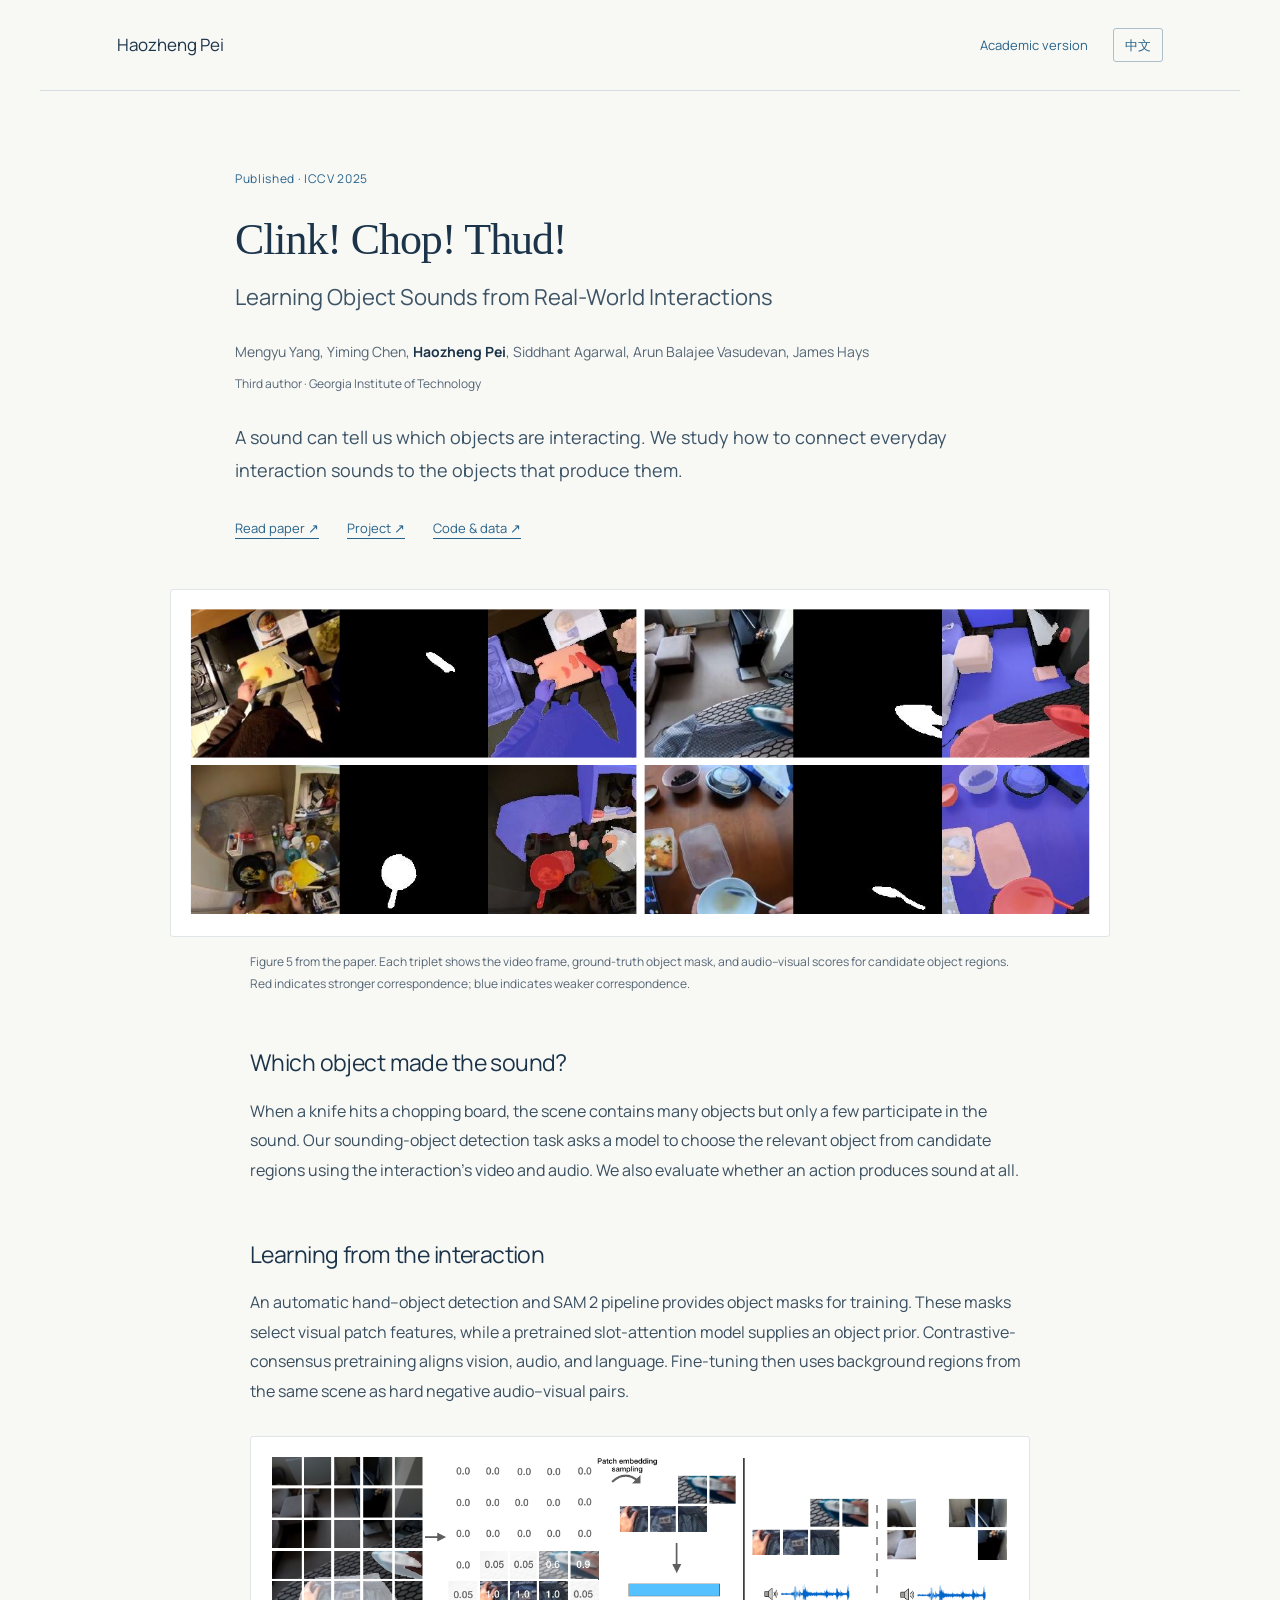
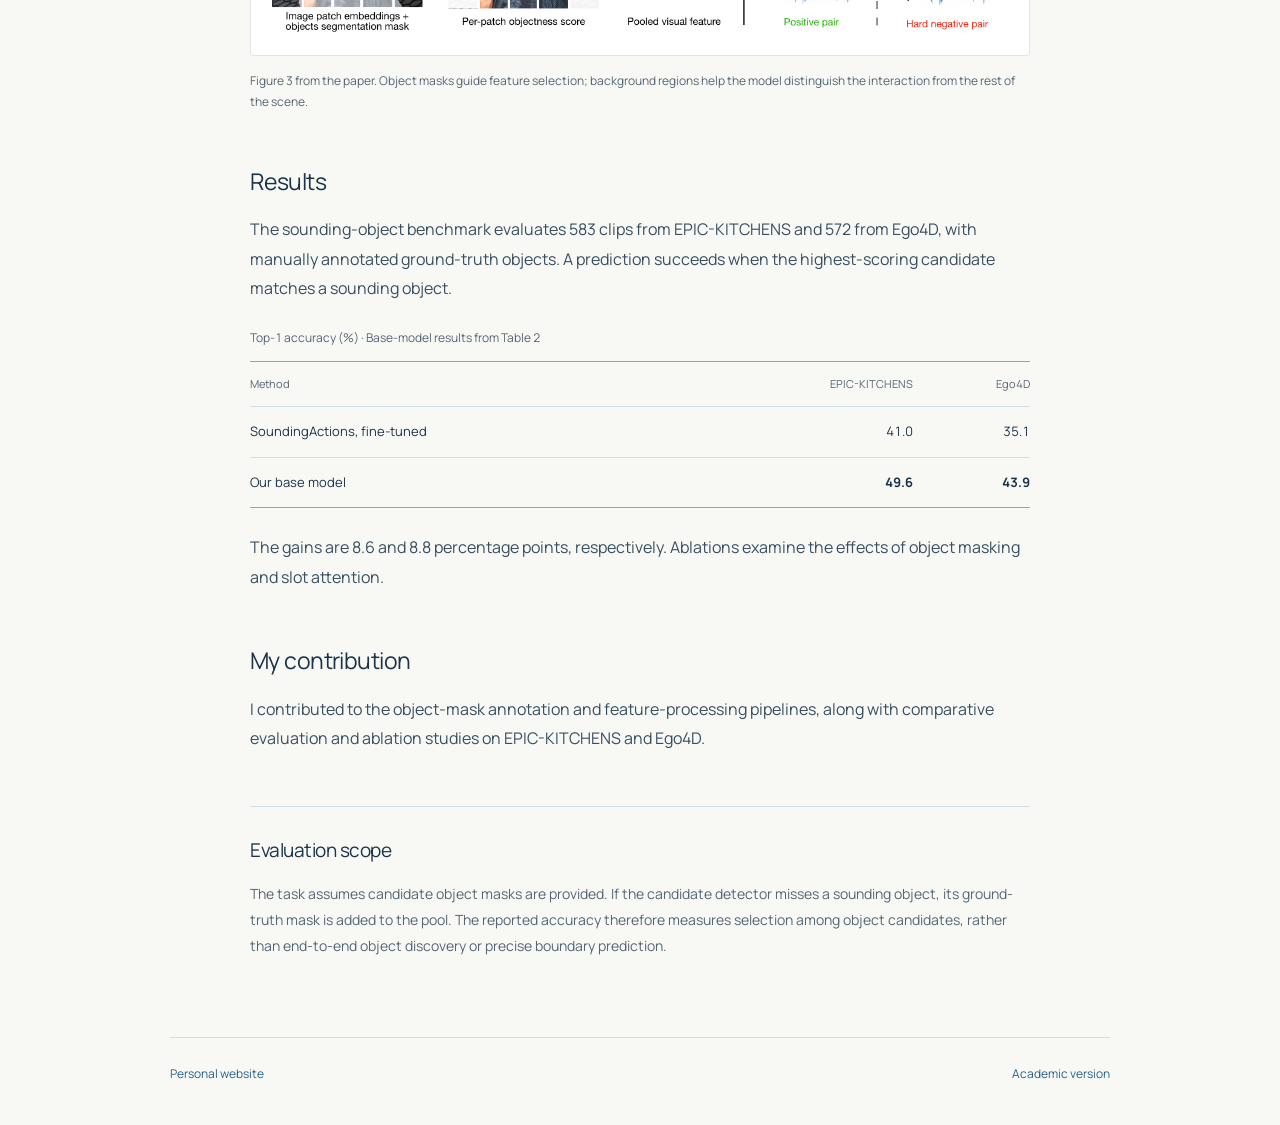
<file: research/clink-chop-thud/index.html>
<!doctype html>
<html lang="en" class="research-page">
<head>
  <meta charset="utf-8">
  <meta name="viewport" content="width=device-width, initial-scale=1">
  <link rel="icon" href="../../assets/favicon.svg?v=9bde83f793" type="image/svg+xml">
  <link rel="stylesheet" href="../../assets/research-pages.css?v=2354520e7c">
  <script src="../../language.js?v=802c5b58a4" defer></script>
  <!-- BEGIN GENERATED SEARCH METADATA -->
  <title>Clink! Chop! Thud! | Haozheng Pei | Georgia Tech</title>
  <meta name="description" content="Clink! Chop! Thud! learns object sounds from real-world interactions. Haozheng Pei’s contributions to this ICCV 2025 paper, with results, paper, and code.">
  <meta name="robots" content="index, follow">
  <link rel="canonical" href="https://haozhengpei.github.io/research/clink-chop-thud/">
  <link rel="alternate" hreflang="en" href="https://haozhengpei.github.io/research/clink-chop-thud/">
  <link rel="alternate" hreflang="zh-CN" href="https://haozhengpei.github.io/zh/research/clink-chop-thud/">
  <link rel="alternate" hreflang="x-default" href="https://haozhengpei.github.io/research/clink-chop-thud/">
  <meta property="og:title" content="Clink! Chop! Thud! | Haozheng Pei | Georgia Tech">
  <meta property="og:description" content="Clink! Chop! Thud! learns object sounds from real-world interactions. Haozheng Pei’s contributions to this ICCV 2025 paper, with results, paper, and code.">
  <meta property="og:type" content="website">
  <meta property="og:site_name" content="Haozheng Pei">
  <meta property="og:url" content="https://haozhengpei.github.io/research/clink-chop-thud/">
  <meta property="og:image" content="https://haozhengpei.github.io/assets/research/clink-results.png">
  <meta property="og:image:alt" content="Sounding-object detection examples from Clink! Chop! Thud!">
  <meta property="og:locale" content="en_US">
  <meta property="og:locale:alternate" content="zh_CN">
  <!-- END GENERATED SEARCH METADATA -->
</head>
<body>
<a class="skip" href="#main">Skip to content</a>
<header class="detail-header">
  <a class="detail-brand" href="../../index.html">Haozheng Pei</a>
  <nav aria-label="Page navigation">
    <a href="../../academic/index.html">Academic version</a>
    <a class="language-switch" href="../../zh/research/clink-chop-thud/index.html" lang="zh-CN" hreflang="zh-CN" aria-label="切换为中文">中文</a>
  </nav>
</header>
<main id="main">
  <article>
    <header class="paper-header">
      <p class="paper-kicker">Published · ICCV 2025</p>
      <h1>Clink! Chop! Thud!</h1>
      <p class="paper-subtitle">Learning Object Sounds from Real-World Interactions</p>
      <p class="paper-authors">Mengyu Yang, Yiming Chen, <strong>Haozheng Pei</strong>, Siddhant Agarwal, Arun Balajee Vasudevan, James Hays</p>
      <p class="paper-role">Third author · Georgia Institute of Technology</p>
      <p class="paper-deck">A sound can tell us which objects are interacting. We study how to connect everyday interaction sounds to the objects that produce them.</p>
      <div class="paper-actions">
        <a href="../../assets/papers/clink-chop-thud.pdf?v=28464b5153">Read paper ↗</a>
        <a href="https://clink-chop-thud.github.io/" target="_blank" rel="noopener noreferrer">Project ↗</a>
        <a href="https://github.com/mengyu-yang/clink-chop-thud" target="_blank" rel="noopener noreferrer">Code &amp; data ↗</a>
      </div>
    </header>

    <figure class="paper-figure">
      <a href="../../assets/research/clink-results.png" target="_blank" rel="noopener" aria-label="View full-size figure"><img src="../../assets/research/clink-results.png" alt="Four examples of sounding-object detection, comparing video frames, ground-truth object masks, and audio–visual scores for candidate regions." width="1312" height="452"></a>
      <figcaption>Figure 5 from the paper. Each triplet shows the video frame, ground-truth object mask, and audio–visual scores for candidate object regions. Red indicates stronger correspondence; blue indicates weaker correspondence.</figcaption>
    </figure>

    <section class="paper-section" id="question">
      <h2>Which object made the sound?</h2>
      <p>When a knife hits a chopping board, the scene contains many objects but only a few participate in the sound. Our sounding-object detection task asks a model to choose the relevant object from candidate regions using the interaction’s video and audio. We also evaluate whether an action produces sound at all.</p>
    </section>

    <section class="paper-section" id="method">
      <h2>Learning from the interaction</h2>
      <p>An automatic hand–object detection and SAM 2 pipeline provides object masks for training. These masks select visual patch features, while a pretrained slot-attention model supplies an object prior. Contrastive-consensus pretraining aligns vision, audio, and language. Fine-tuning then uses background regions from the same scene as hard negative audio–visual pairs.</p>
      <figure class="paper-figure">
        <a href="../../assets/research/clink-method.png" target="_blank" rel="noopener" aria-label="View full-size figure"><img src="../../assets/research/clink-method.png" alt="Object masks guide visual patch selection; non-interaction regions form hard negative pairs with the audio." width="1248" height="320" loading="lazy"></a>
        <figcaption>Figure 3 from the paper. Object masks guide feature selection; background regions help the model distinguish the interaction from the rest of the scene.</figcaption>
      </figure>
    </section>

    <section class="paper-section" id="results">
      <h2>Results</h2>
      <p>The sounding-object benchmark evaluates 583 clips from EPIC-KITCHENS and 572 from Ego4D, with manually annotated ground-truth objects. A prediction succeeds when the highest-scoring candidate matches a sounding object.</p>
      <div class="table-scroll">
        <table class="results-table">
          <caption>Top-1 accuracy (%) · Base-model results from Table 2</caption>
          <thead><tr><th scope="col">Method</th><th scope="col">EPIC-KITCHENS</th><th scope="col">Ego4D</th></tr></thead>
          <tbody>
            <tr><th scope="row">SoundingActions, fine-tuned</th><td>41.0</td><td>35.1</td></tr>
            <tr><th scope="row">Our base model</th><td><strong>49.6</strong></td><td><strong>43.9</strong></td></tr>
          </tbody>
        </table>
      </div>
      <p>The gains are 8.6 and 8.8 percentage points, respectively. Ablations examine the effects of object masking and slot attention.</p>
    </section>

    <section class="paper-section" id="contribution">
      <h2>My contribution</h2>
      <p>I contributed to the object-mask annotation and feature-processing pipelines, along with comparative evaluation and ablation studies on EPIC-KITCHENS and Ego4D.</p>
    </section>

    <section class="paper-section" id="scope">
      <h2>Evaluation scope</h2>
      <p>The task assumes candidate object masks are provided. If the candidate detector misses a sounding object, its ground-truth mask is added to the pool. The reported accuracy therefore measures selection among object candidates, rather than end-to-end object discovery or precise boundary prediction.</p>
    </section>
  </article>
</main>
<footer class="detail-footer"><a href="../../index.html">Personal website</a><a href="../../academic/index.html">Academic version</a></footer>
</body>
</html>
</file>
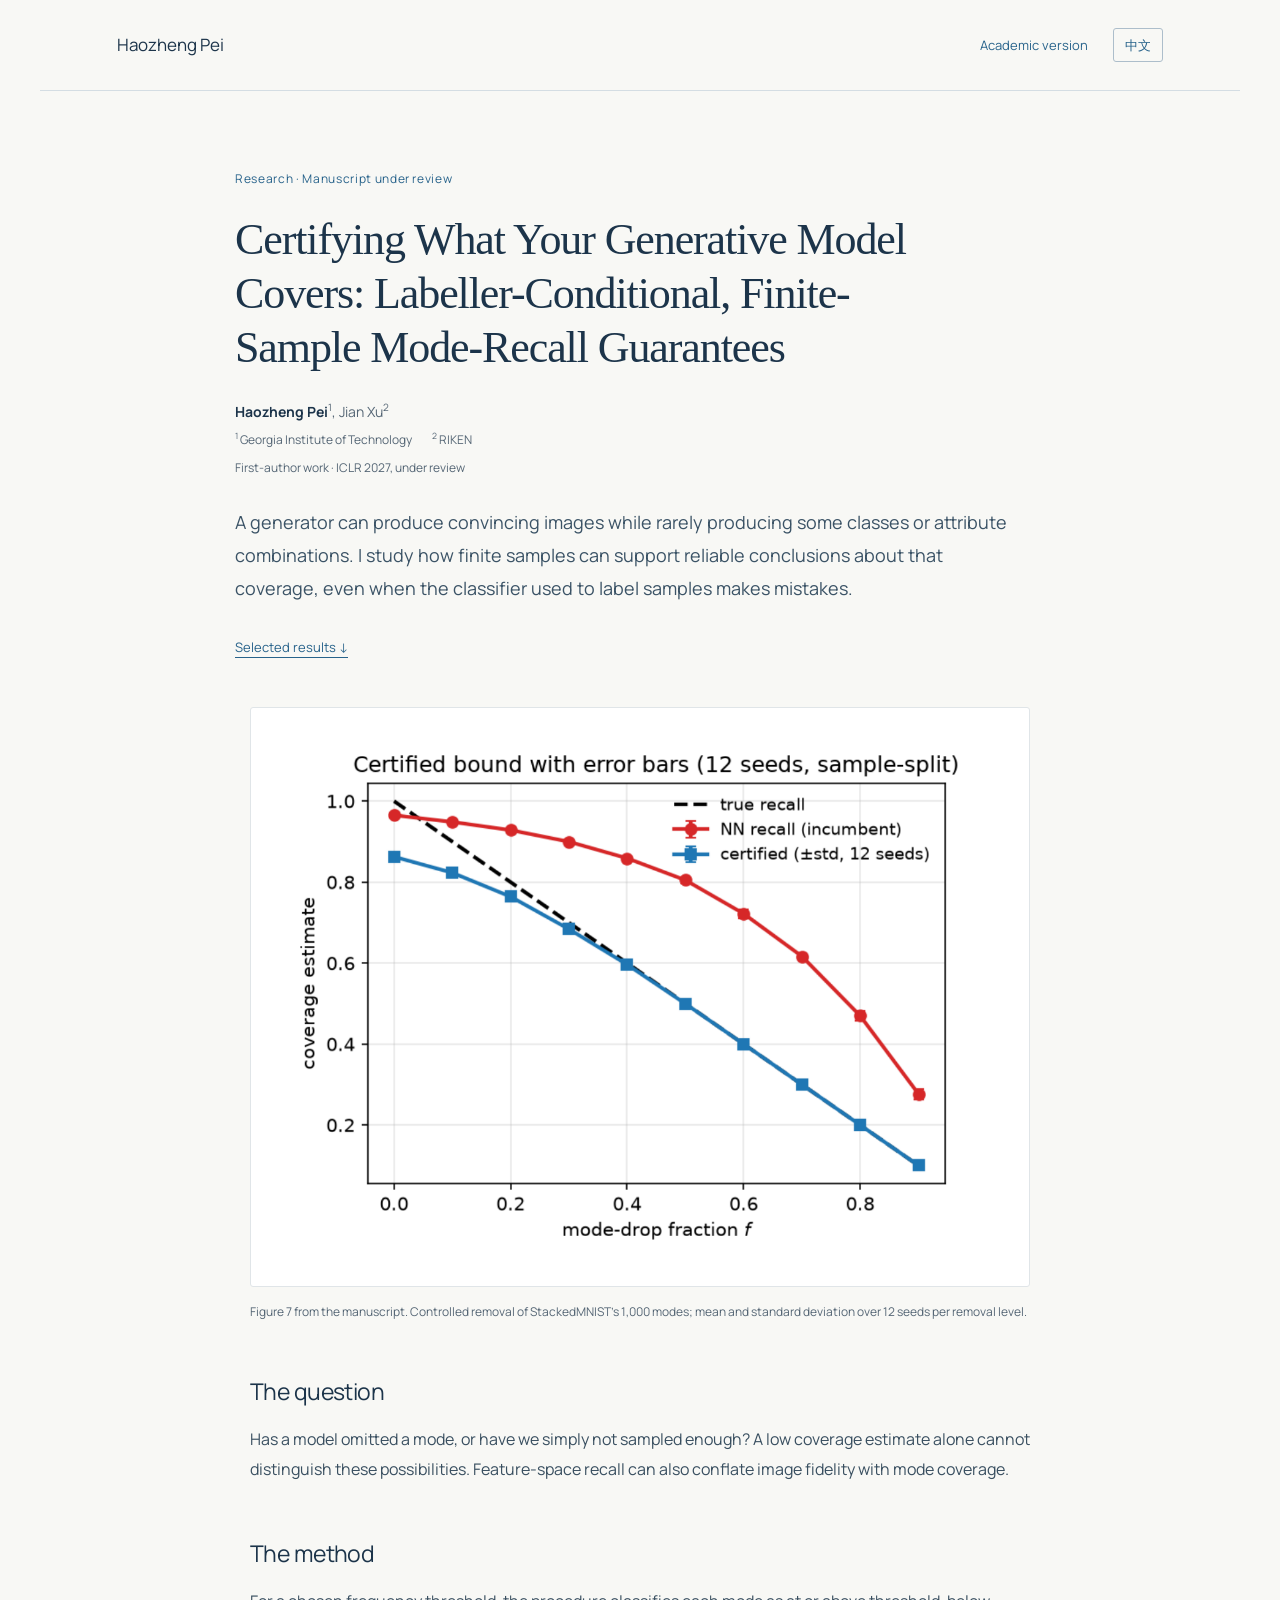
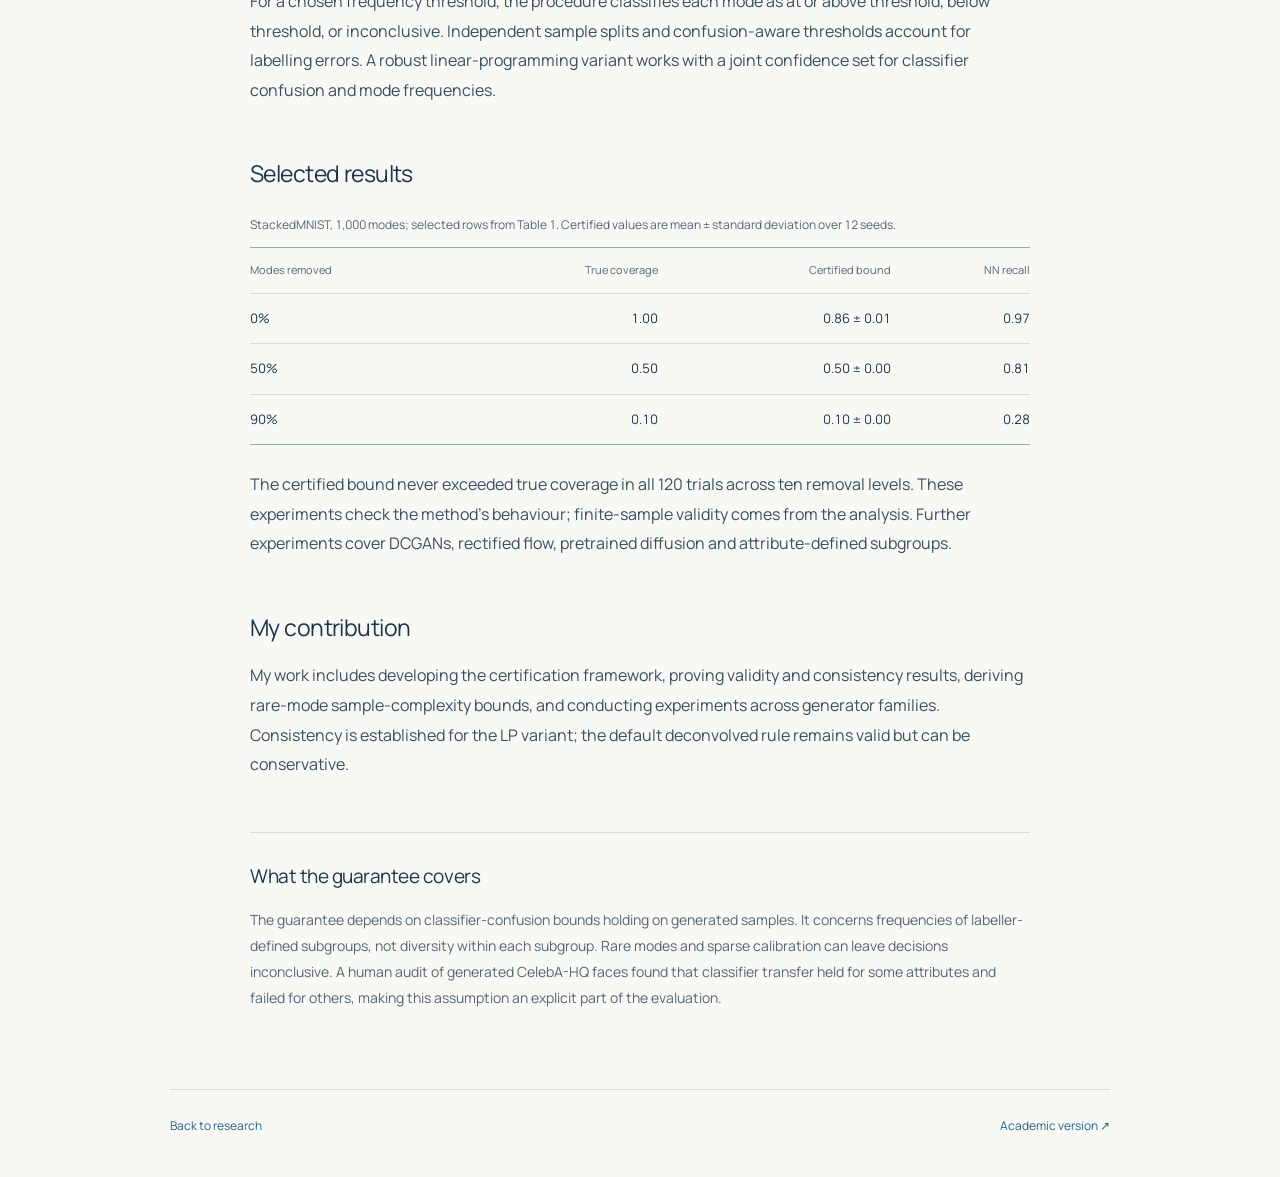
<file: research/mode-recall/index.html>
<!doctype html>
<html lang="en" class="research-page">
<head>
  <meta charset="utf-8">
  <meta name="viewport" content="width=device-width, initial-scale=1">
  <link rel="icon" href="../../assets/favicon.svg?v=9bde83f793" type="image/svg+xml">
  <link rel="stylesheet" href="../../assets/research-pages.css?v=2354520e7c">
  <script src="../../language.js?v=802c5b58a4" defer></script>
  <!-- BEGIN GENERATED SEARCH METADATA -->
  <title>Mode-Recall Guarantees | Haozheng Pei | Georgia Tech</title>
  <meta name="description" content="Haozheng Pei’s first-author research at Georgia Tech on labeller-conditional, finite-sample certification of generative-model mode coverage. Manuscript under review.">
  <meta name="robots" content="index, follow">
  <link rel="canonical" href="https://haozhengpei.github.io/research/mode-recall/">
  <link rel="alternate" hreflang="en" href="https://haozhengpei.github.io/research/mode-recall/">
  <link rel="alternate" hreflang="zh-CN" href="https://haozhengpei.github.io/zh/research/mode-recall/">
  <link rel="alternate" hreflang="x-default" href="https://haozhengpei.github.io/research/mode-recall/">
  <meta property="og:title" content="Mode-Recall Guarantees | Haozheng Pei | Georgia Tech">
  <meta property="og:description" content="Haozheng Pei’s first-author research at Georgia Tech on labeller-conditional, finite-sample certification of generative-model mode coverage. Manuscript under review.">
  <meta property="og:type" content="website">
  <meta property="og:site_name" content="Haozheng Pei">
  <meta property="og:url" content="https://haozhengpei.github.io/research/mode-recall/">
  <meta property="og:image" content="https://haozhengpei.github.io/assets/research/mode-recall-coverage.png">
  <meta property="og:image:alt" content="Certified mode coverage in controlled StackedMNIST experiments">
  <meta property="og:locale" content="en_US">
  <meta property="og:locale:alternate" content="zh_CN">
  <!-- END GENERATED SEARCH METADATA -->
</head>
<body>
<a class="skip" href="#main">Skip to content</a>
<header class="detail-header">
  <a class="detail-brand" href="../../index.html">Haozheng Pei</a>
  <nav aria-label="Page navigation">
    <a href="../../academic/index.html">Academic version</a>
    <a class="language-switch" href="../../zh/research/mode-recall/index.html" lang="zh-CN" hreflang="zh-CN" aria-label="切换为中文">中文</a>
  </nav>
</header>
<main id="main">
  <article>
    <header class="paper-header">
      <p class="paper-kicker">Research · Manuscript under review</p>
      <h1>Certifying What Your Generative Model Covers: Labeller-Conditional, Finite-Sample Mode-Recall Guarantees</h1>
      <p class="paper-authors" lang="en"><strong>Haozheng Pei</strong><sup>1</sup>, Jian Xu<sup>2</sup></p>
      <p class="paper-affiliations"><span><sup>1</sup> Georgia Institute of Technology</span><span><sup>2</sup> RIKEN</span></p>
      <p class="paper-role">First-author work · ICLR 2027, under review</p>
      <p class="paper-deck">A generator can produce convincing images while rarely producing some classes or attribute combinations. I study how finite samples can support reliable conclusions about that coverage, even when the classifier used to label samples makes mistakes.</p>
      <div class="paper-actions">
        <a href="#results">Selected results <span aria-hidden="true">↓</span></a>
      </div>
    </header>

    <figure class="paper-figure">
      <a href="../../assets/research/mode-recall-coverage.png" target="_blank" rel="noopener" aria-label="View full-size figure"><img src="../../assets/research/mode-recall-coverage.png" width="1100" height="800" alt="StackedMNIST experiment: the blue certified lower bound follows the dashed true coverage, while red nearest-neighbour recall overstates coverage as modes are removed." decoding="async"></a>
      <figcaption>Figure 7 from the manuscript. Controlled removal of StackedMNIST’s 1,000 modes; mean and standard deviation over 12 seeds per removal level.</figcaption>
    </figure>

    <section class="paper-section" id="question">
      <h2>The question</h2>
      <p>Has a model omitted a mode, or have we simply not sampled enough? A low coverage estimate alone cannot distinguish these possibilities. Feature-space recall can also conflate image fidelity with mode coverage.</p>
    </section>

    <section class="paper-section" id="method">
      <h2>The method</h2>
      <p>For a chosen frequency threshold, the procedure classifies each mode as at or above threshold, below threshold, or inconclusive. Independent sample splits and confusion-aware thresholds account for labelling errors. A robust linear-programming variant works with a joint confidence set for classifier confusion and mode frequencies.</p>
    </section>

    <section class="paper-section" id="results">
      <h2>Selected results</h2>
      <div class="results-table">
        <table>
          <caption>StackedMNIST, 1,000 modes; selected rows from Table 1. Certified values are mean ± standard deviation over 12 seeds.</caption>
          <thead><tr><th scope="col">Modes removed</th><th scope="col">True coverage</th><th scope="col">Certified bound</th><th scope="col">NN recall</th></tr></thead>
          <tbody>
            <tr><th scope="row">0%</th><td>1.00</td><td>0.86 ± 0.01</td><td>0.97</td></tr>
            <tr><th scope="row">50%</th><td>0.50</td><td>0.50 ± 0.00</td><td>0.81</td></tr>
            <tr><th scope="row">90%</th><td>0.10</td><td>0.10 ± 0.00</td><td>0.28</td></tr>
          </tbody>
        </table>
      </div>
      <p>The certified bound never exceeded true coverage in all 120 trials across ten removal levels. These experiments check the method’s behaviour; finite-sample validity comes from the analysis. Further experiments cover DCGANs, rectified flow, pretrained diffusion and attribute-defined subgroups.</p>
    </section>

    <section class="paper-section" id="contribution">
      <h2>My contribution</h2>
      <p>My work includes developing the certification framework, proving validity and consistency results, deriving rare-mode sample-complexity bounds, and conducting experiments across generator families. Consistency is established for the LP variant; the default deconvolved rule remains valid but can be conservative.</p>
    </section>

    <section class="paper-section" id="scope">
      <h2>What the guarantee covers</h2>
      <p>The guarantee depends on classifier-confusion bounds holding on generated samples. It concerns frequencies of labeller-defined subgroups, not diversity within each subgroup. Rare modes and sparse calibration can leave decisions inconclusive. A human audit of generated CelebA-HQ faces found that classifier transfer held for some attributes and failed for others, making this assumption an explicit part of the evaluation.</p>
    </section>
  </article>
</main>
<footer class="detail-footer"><a href="../../index.html#research">Back to research</a><a href="../../academic/index.html">Academic version <span aria-hidden="true">↗</span></a></footer>
</body>
</html>
</file>
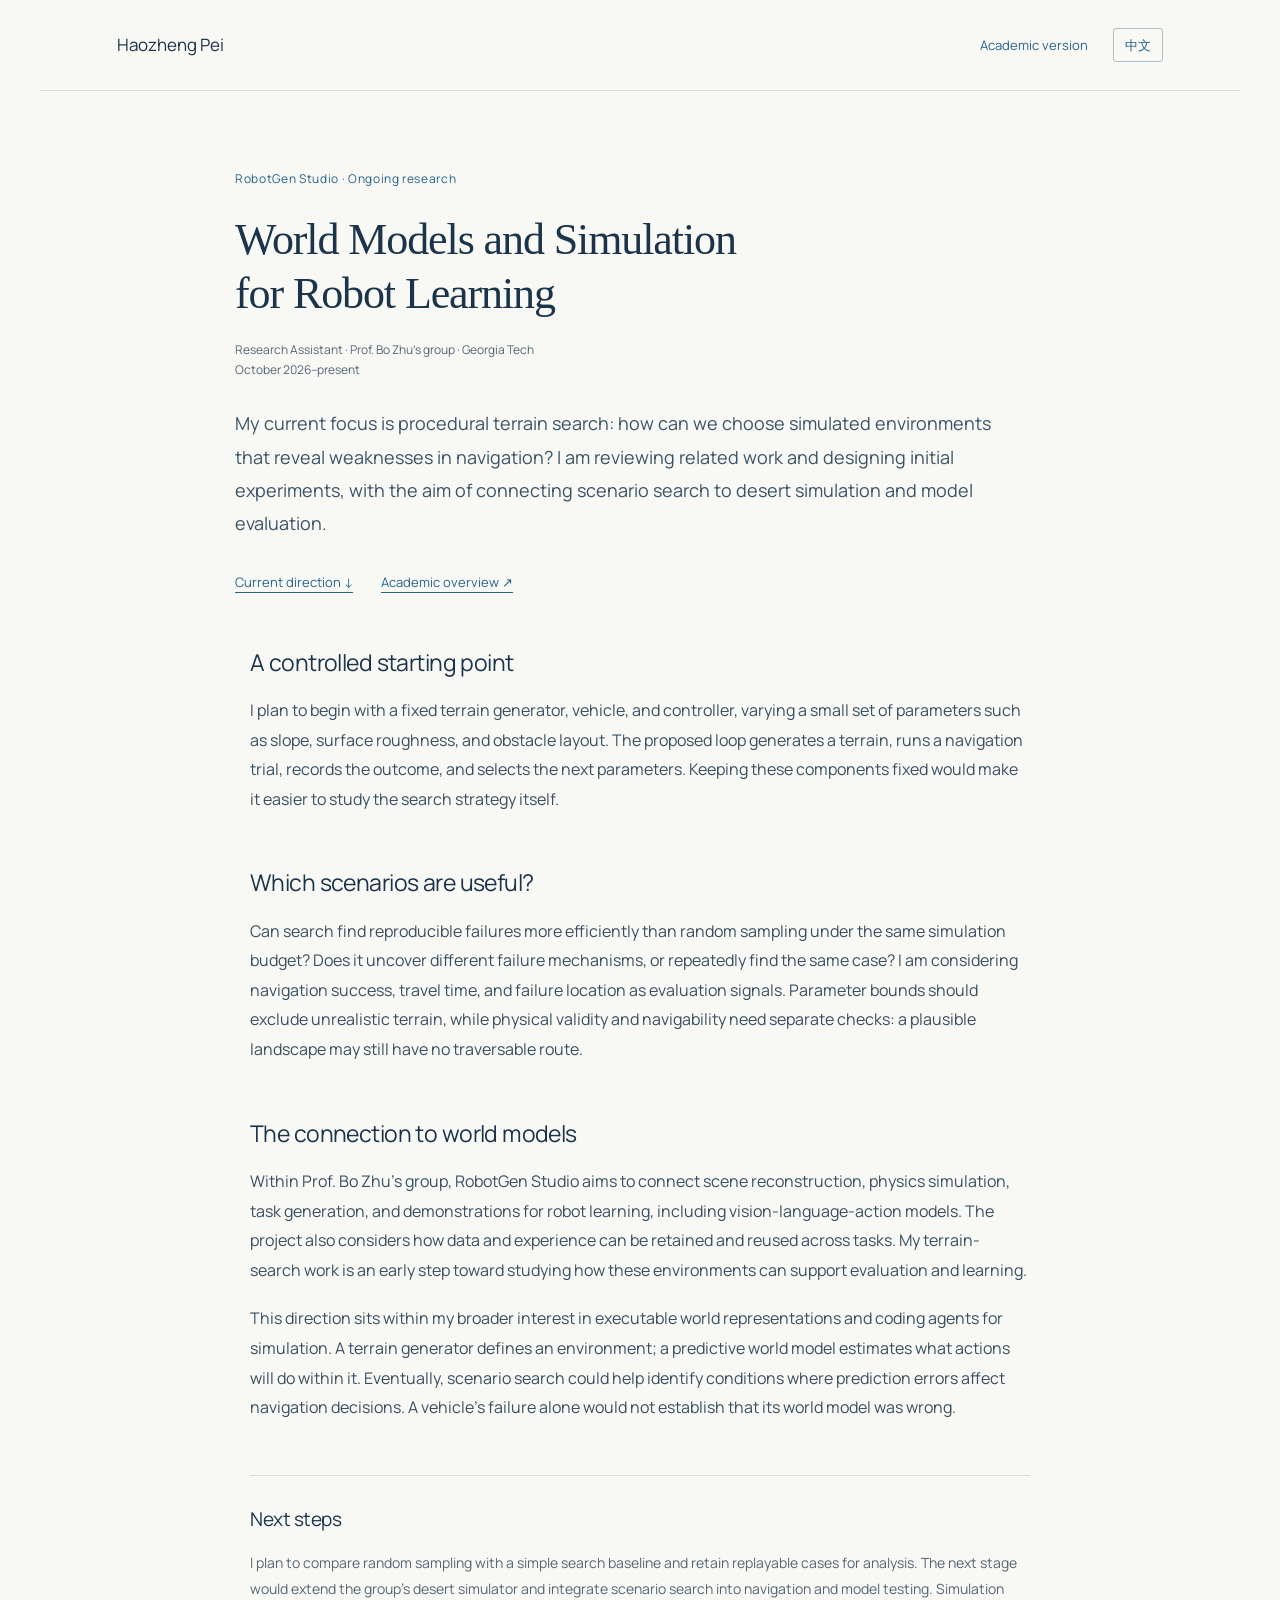
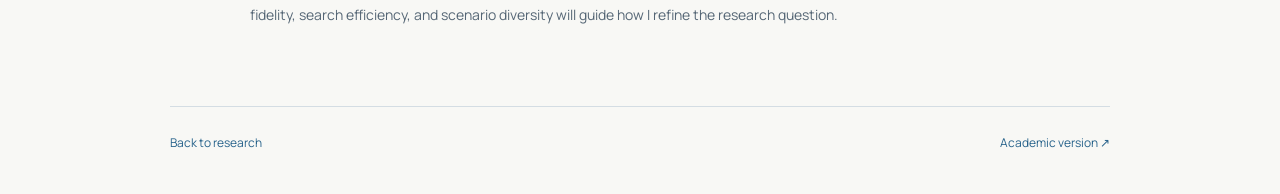
<file: research/world-models/index.html>
<!doctype html>
<html lang="en" class="research-page">
<head>
  <meta charset="utf-8">
  <meta name="viewport" content="width=device-width, initial-scale=1">
  <link rel="icon" href="../../assets/favicon.svg?v=9bde83f793" type="image/svg+xml">
  <link rel="stylesheet" href="../../assets/research-pages.css?v=2354520e7c">
  <script src="../../language.js?v=802c5b58a4" defer></script>
  <!-- BEGIN GENERATED SEARCH METADATA -->
  <title>World Models and Simulation | Haozheng Pei | Georgia Tech</title>
  <meta name="description" content="Haozheng Pei’s research with Prof. Bo Zhu’s group: terrain generation, navigation scenario search, and world models for robot learning.">
  <meta name="robots" content="index, follow">
  <link rel="canonical" href="https://haozhengpei.github.io/research/world-models/">
  <link rel="alternate" hreflang="en" href="https://haozhengpei.github.io/research/world-models/">
  <link rel="alternate" hreflang="zh-CN" href="https://haozhengpei.github.io/zh/research/world-models/">
  <link rel="alternate" hreflang="x-default" href="https://haozhengpei.github.io/research/world-models/">
  <meta property="og:title" content="World Models and Simulation | Haozheng Pei | Georgia Tech">
  <meta property="og:description" content="Haozheng Pei’s research with Prof. Bo Zhu’s group: terrain generation, navigation scenario search, and world models for robot learning.">
  <meta property="og:type" content="website">
  <meta property="og:site_name" content="Haozheng Pei">
  <meta property="og:url" content="https://haozhengpei.github.io/research/world-models/">
  <meta property="og:image" content="https://haozhengpei.github.io/assets/photos/haozheng-portrait.jpg">
  <meta property="og:image:alt" content="Haozheng Pei">
  <meta property="og:locale" content="en_US">
  <meta property="og:locale:alternate" content="zh_CN">
  <!-- END GENERATED SEARCH METADATA -->
</head>
<body>
<a class="skip" href="#main">Skip to content</a>
<header class="detail-header">
  <a class="detail-brand" href="../../index.html">Haozheng Pei</a>
  <nav aria-label="Page navigation"><a href="../../academic/index.html">Academic version</a><a class="language-switch" href="../../zh/research/world-models/index.html" lang="zh-CN" hreflang="zh-CN" aria-label="切换为中文">中文</a></nav>
</header>
<main id="main">
  <article>
    <header class="paper-header">
      <p class="paper-kicker">RobotGen Studio · Ongoing research</p>
      <h1>World Models and Simulation for Robot Learning</h1>
      <p class="paper-role">Research Assistant · Prof. Bo Zhu’s group · Georgia Tech<br>October 2026–present</p>
      <p class="paper-deck">My current focus is procedural terrain search: how can we choose simulated environments that reveal weaknesses in navigation? I am reviewing related work and designing initial experiments, with the aim of connecting scenario search to desert simulation and model evaluation.</p>
      <div class="paper-actions"><a href="#approach">Current direction <span aria-hidden="true">↓</span></a><a href="../../academic/index.html#world-models">Academic overview <span aria-hidden="true">↗</span></a></div>
    </header>

    <section class="paper-section" id="approach">
      <h2>A controlled starting point</h2>
      <p>I plan to begin with a fixed terrain generator, vehicle, and controller, varying a small set of parameters such as slope, surface roughness, and obstacle layout. The proposed loop generates a terrain, runs a navigation trial, records the outcome, and selects the next parameters. Keeping these components fixed would make it easier to study the search strategy itself.</p>
    </section>

    <section class="paper-section" id="questions">
      <h2>Which scenarios are useful?</h2>
      <p>Can search find reproducible failures more efficiently than random sampling under the same simulation budget? Does it uncover different failure mechanisms, or repeatedly find the same case? I am considering navigation success, travel time, and failure location as evaluation signals. Parameter bounds should exclude unrealistic terrain, while physical validity and navigability need separate checks: a plausible landscape may still have no traversable route.</p>
    </section>

    <section class="paper-section" id="context">
      <h2>The connection to world models</h2>
      <p>Within Prof. Bo Zhu’s group, RobotGen Studio aims to connect scene reconstruction, physics simulation, task generation, and demonstrations for robot learning, including vision-language-action models. The project also considers how data and experience can be retained and reused across tasks. My terrain-search work is an early step toward studying how these environments can support evaluation and learning.</p>
      <p>This direction sits within my broader interest in executable world representations and coding agents for simulation. A terrain generator defines an environment; a predictive world model estimates what actions will do within it. Eventually, scenario search could help identify conditions where prediction errors affect navigation decisions. A vehicle’s failure alone would not establish that its world model was wrong.</p>
    </section>

    <section class="paper-section" id="next">
      <h2>Next steps</h2>
      <p>I plan to compare random sampling with a simple search baseline and retain replayable cases for analysis. The next stage would extend the group’s desert simulator and integrate scenario search into navigation and model testing. Simulation fidelity, search efficiency, and scenario diversity will guide how I refine the research question.</p>
    </section>
  </article>
</main>
<footer class="detail-footer"><a href="../../index.html#research">Back to research</a><a href="../../academic/index.html">Academic version <span aria-hidden="true">↗</span></a></footer>
</body>
</html>
</file>
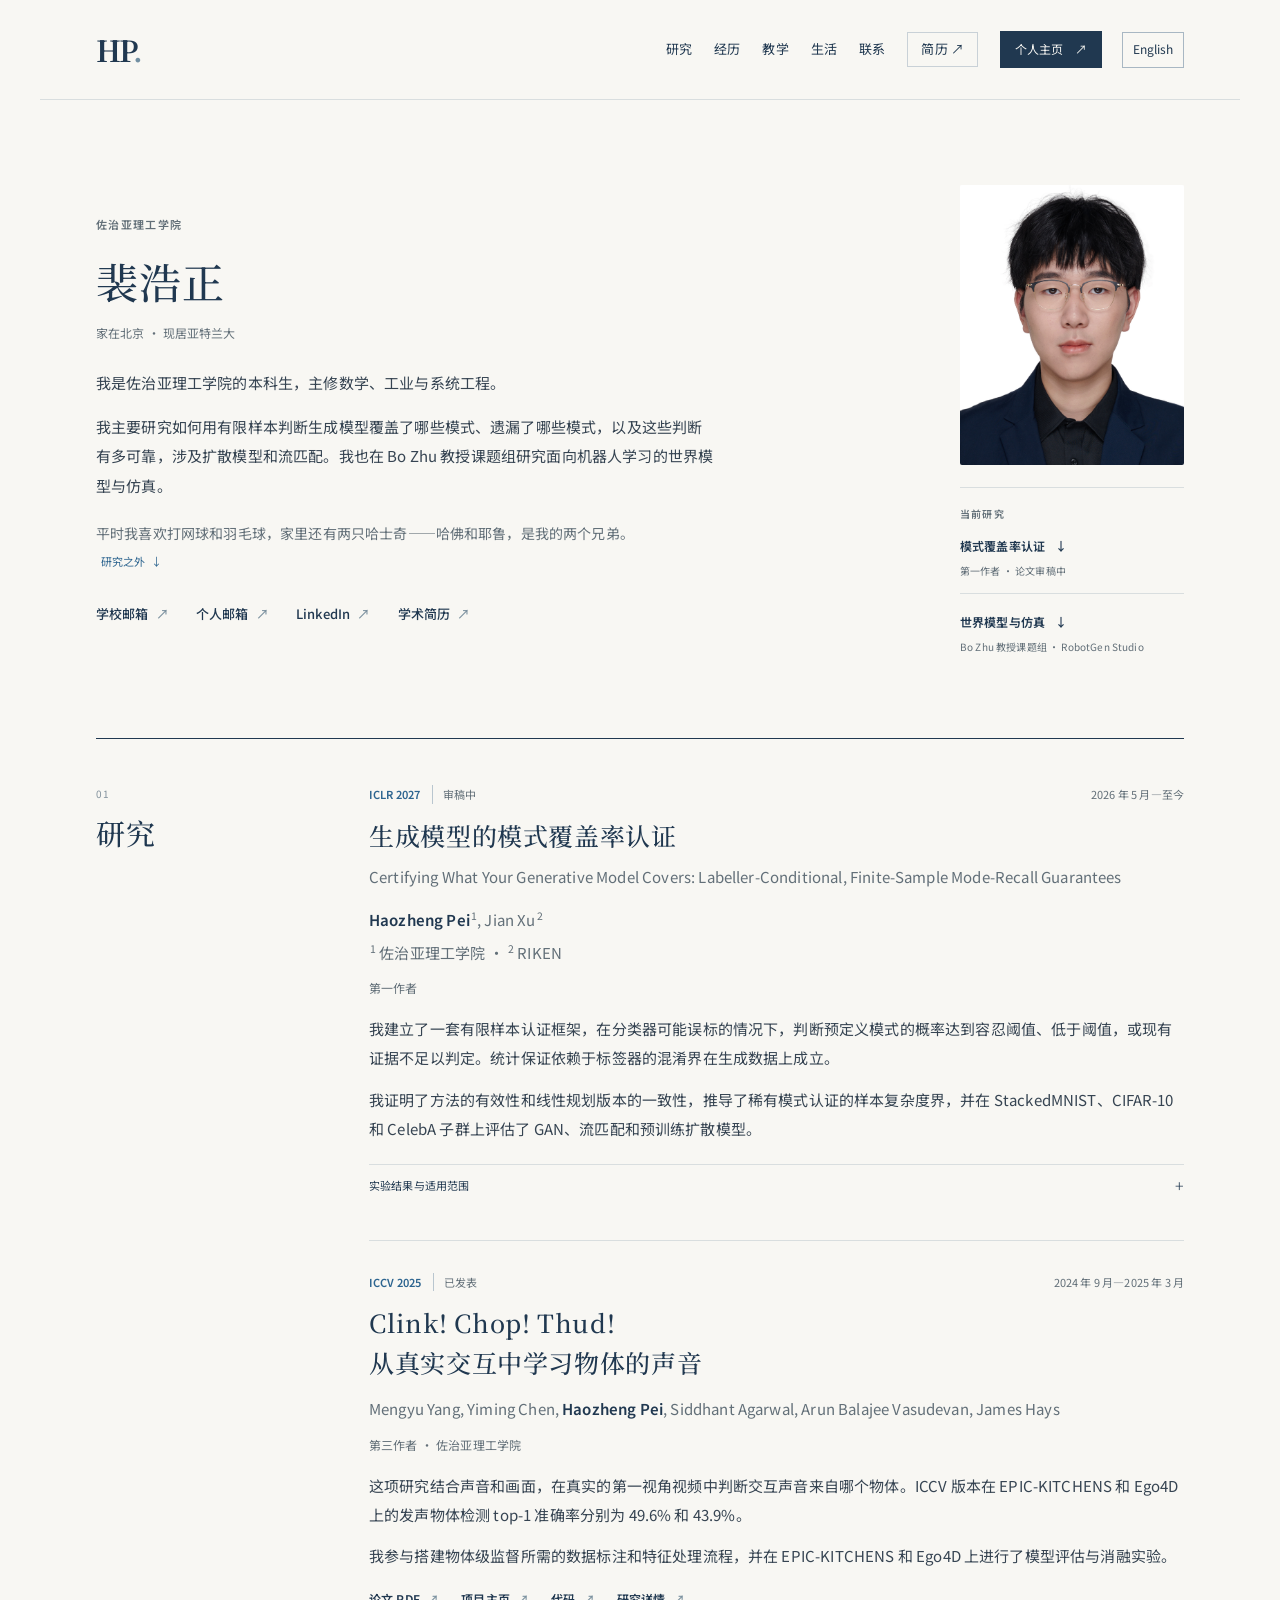
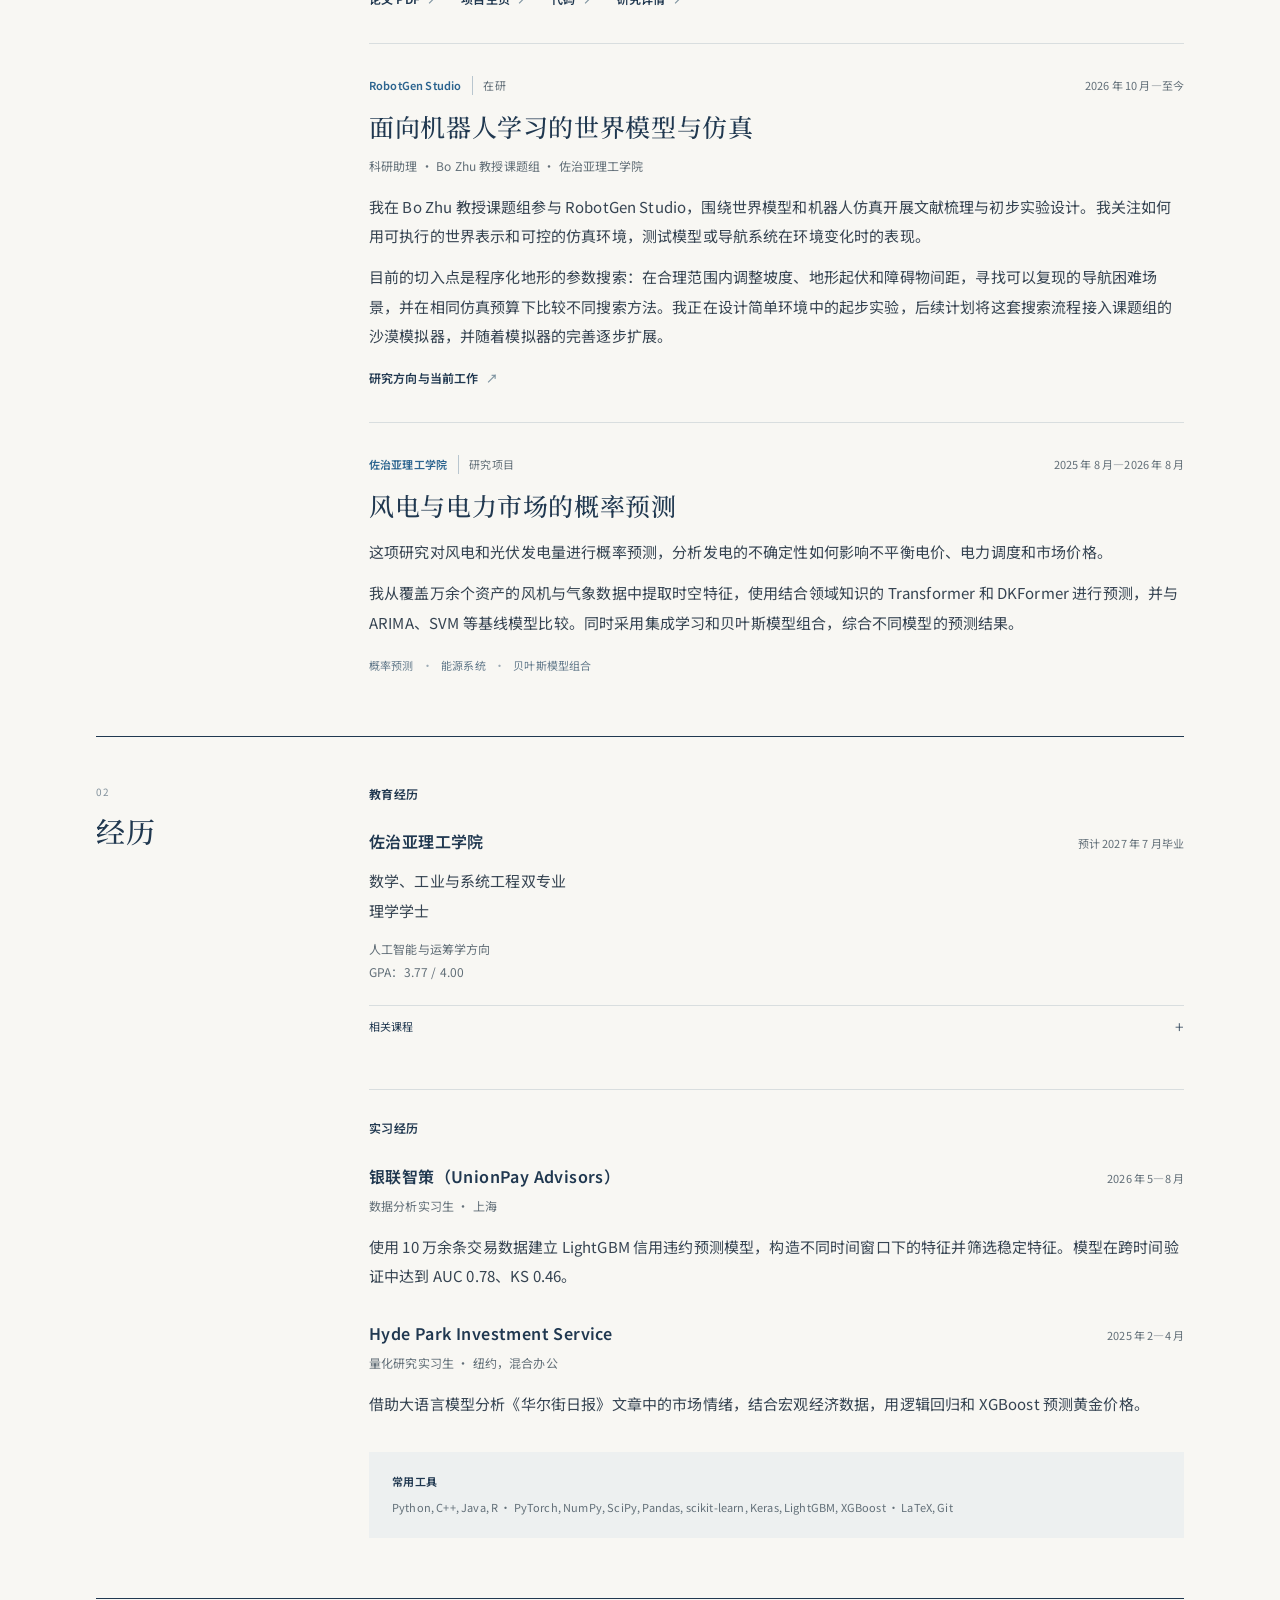
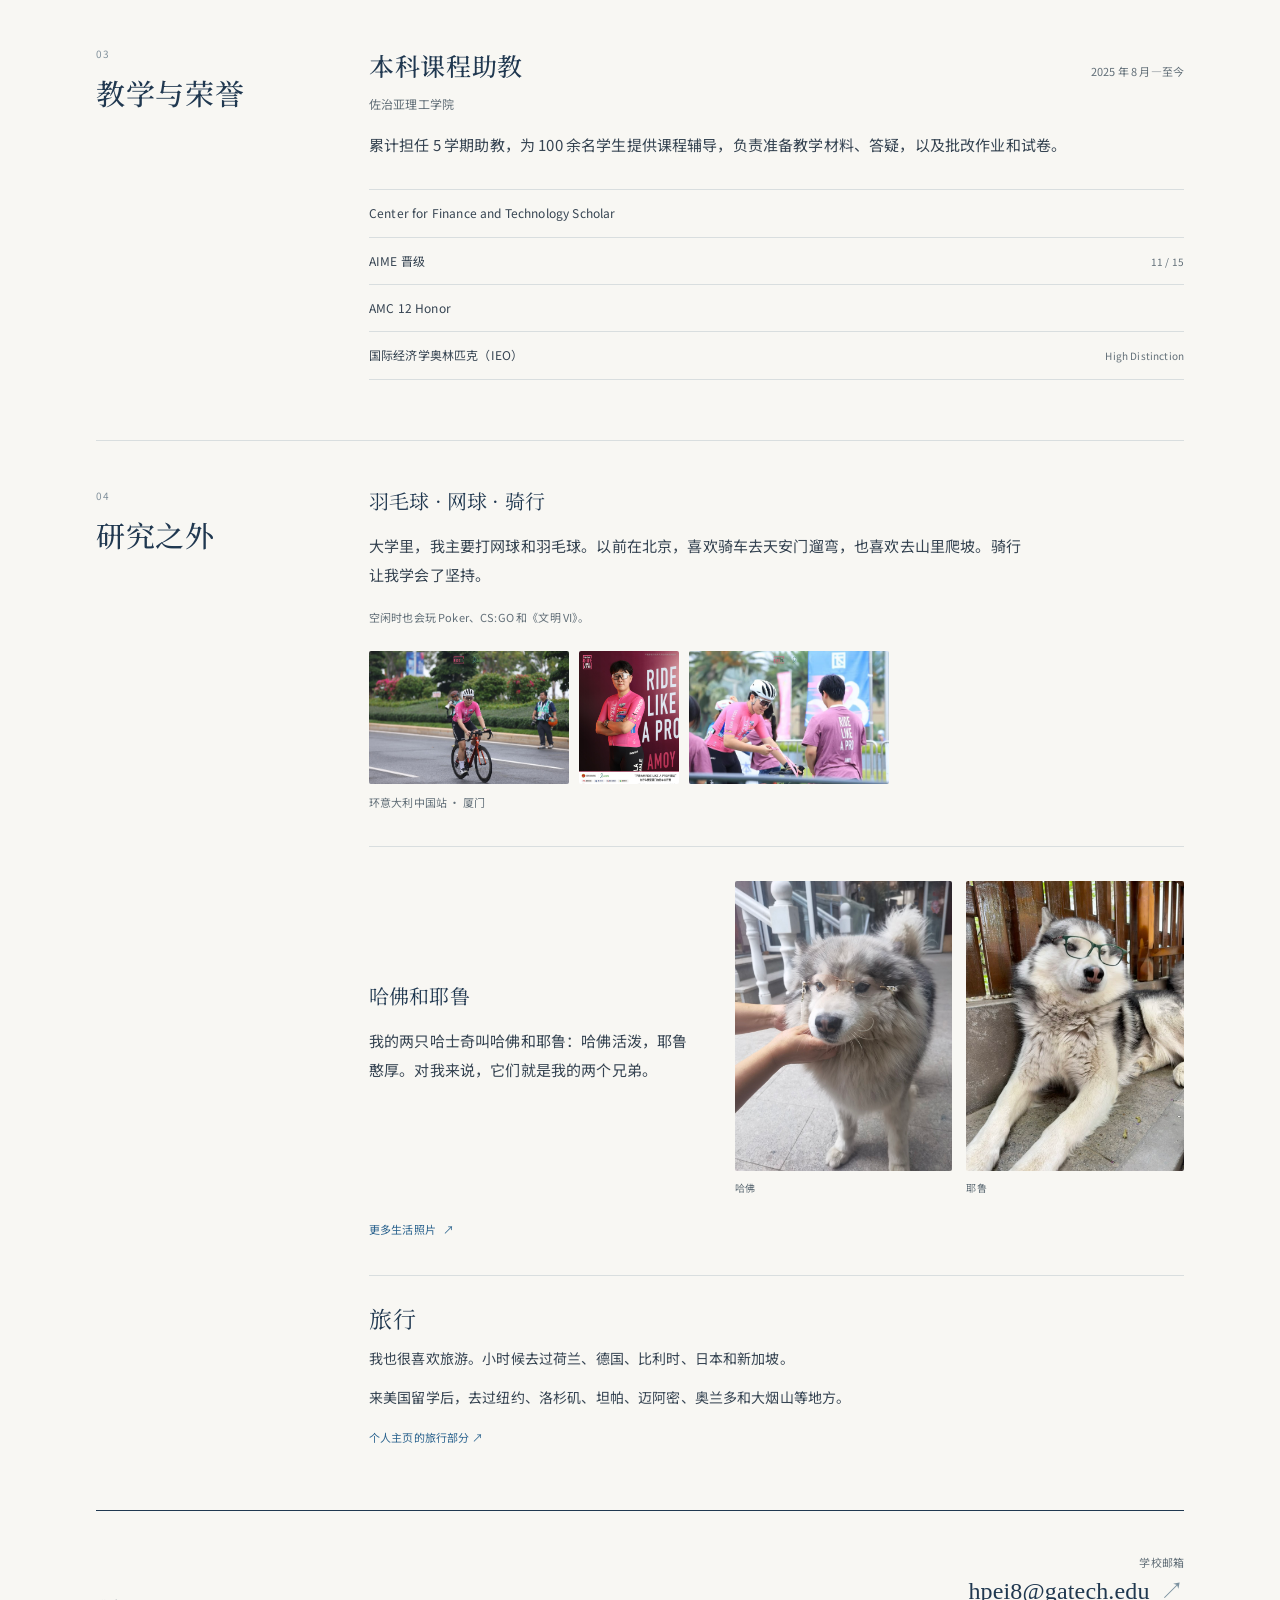
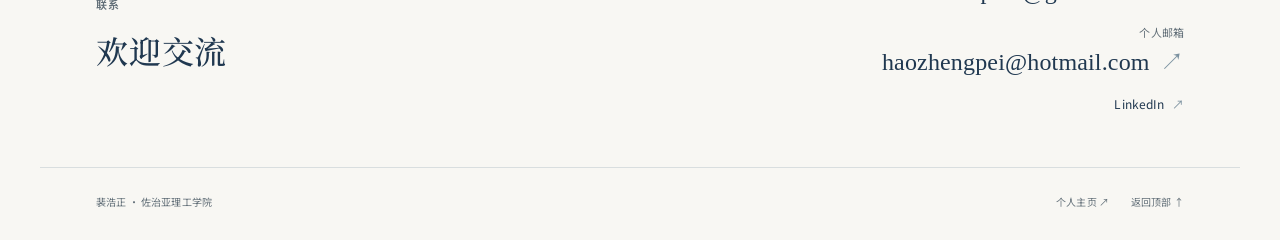
<file: zh/academic/index.html>
<!doctype html>
<html lang="zh-CN" class="zh-academic">
<head>
  <meta charset="utf-8">
  <meta name="viewport" content="width=device-width, initial-scale=1">
  <meta name="theme-color" content="#f8f7f3">
  <link rel="icon" href="data:image/svg+xml,%3Csvg xmlns='http://www.w3.org/2000/svg' viewBox='0 0 64 64'%3E%3Crect width='64' height='64' rx='12' fill='%23203850'/%3E%3Ctext x='32' y='43' text-anchor='middle' font-family='Georgia,serif' font-size='36' fill='%23fff'%3EH%3C/text%3E%3C/svg%3E">
  <link rel="stylesheet" href="../../academic/styles.css?v=d759556369">
  <link rel="stylesheet" href="../../assets/chinese-typography.css?v=bfa7ea91b0">
  <link rel="preload" href="../../assets/fonts/noto-sans-sc-site.woff2?v=ec88938d84" as="font" type="font/woff2" crossorigin>
  <link rel="preload" href="../../assets/fonts/noto-serif-sc-site.woff2?v=37a33622e0" as="font" type="font/woff2" crossorigin>
  <script src="../../academic/script.js?v=755f562096" defer></script>
  <script src="../../language.js?v=802c5b58a4" defer></script>
  <link rel="stylesheet" href="../../assets/photo-viewer.css?v=28ba1ac8b4">
  <script src="../../assets/photo-viewer.js?v=dce5b9a9ef" defer></script>
  <!-- BEGIN GENERATED SEARCH METADATA -->
  <title>裴浩正 Haozheng Pei | 学术主页 | 佐治亚理工学院</title>
  <meta name="description" content="裴浩正（Haozheng Pei）的研究工作、论文与学术简历。现为佐治亚理工学院数学、工业与系统工程本科生。">
  <meta name="robots" content="index, follow">
  <link rel="canonical" href="https://haozhengpei.github.io/zh/academic/">
  <link rel="alternate" hreflang="en" href="https://haozhengpei.github.io/academic/">
  <link rel="alternate" hreflang="zh-CN" href="https://haozhengpei.github.io/zh/academic/">
  <link rel="alternate" hreflang="x-default" href="https://haozhengpei.github.io/academic/">
  <meta property="og:title" content="裴浩正 Haozheng Pei | 学术主页 | 佐治亚理工学院">
  <meta property="og:description" content="裴浩正（Haozheng Pei）的研究工作、论文与学术简历。现为佐治亚理工学院数学、工业与系统工程本科生。">
  <meta property="og:type" content="website">
  <meta property="og:site_name" content="Haozheng Pei">
  <meta property="og:url" content="https://haozhengpei.github.io/zh/academic/">
  <meta property="og:image" content="https://haozhengpei.github.io/assets/photos/haozheng-portrait.jpg">
  <meta property="og:image:alt" content="裴浩正">
  <meta property="og:locale" content="zh_CN">
  <meta property="og:locale:alternate" content="en_US">
  <script type="application/ld+json">
{
  "@context": "https://schema.org",
  "@graph": [
    {
      "@type": "ProfilePage",
      "@id": "https://haozhengpei.github.io/zh/academic/#profile",
      "url": "https://haozhengpei.github.io/zh/academic/",
      "name": "裴浩正 Haozheng Pei | 学术主页 | 佐治亚理工学院",
      "inLanguage": "zh-CN",
      "mainEntity": {
        "@type": "Person",
        "@id": "https://haozhengpei.github.io/#person",
        "name": "Haozheng Pei",
        "alternateName": [
          "裴浩正",
          "Pei Haozheng"
        ],
        "url": "https://haozhengpei.github.io/",
        "image": "https://haozhengpei.github.io/assets/photos/haozheng-portrait.jpg",
        "jobTitle": "Undergraduate student",
        "affiliation": {
          "@type": "CollegeOrUniversity",
          "name": "Georgia Institute of Technology",
          "url": "https://www.gatech.edu/"
        },
        "sameAs": [
          "https://www.linkedin.com/in/haozheng-pei/",
          "https://github.com/HaozhengPei"
        ]
      }
    }
  ]
}
  </script>
  <!-- END GENERATED SEARCH METADATA -->
</head>
<body>
  <a class="skip-link" href="#main">跳到正文</a>
  <header class="site-header">
    <a class="wordmark" href="#top" aria-label="裴浩正，返回顶部">HP<span class="wordmark-dot">.</span></a>
    <a class="language-switch" href="../../academic/index.html" lang="en" hreflang="en" aria-label="Switch to English">English</a>
    <button class="menu-toggle" type="button" aria-controls="primary-nav" aria-expanded="false">菜单 <span aria-hidden="true">+</span></button>
    <nav id="primary-nav" aria-label="主导航">
      <a href="#research">研究</a>
      <a href="#background">经历</a>
      <a href="#teaching">教学</a>
      <a href="#outside">生活</a>
      <a href="#contact">联系</a>
      <a class="nav-cv" href="../../assets/Haozheng_Pei_CV_ZH.pdf?v=c716325816" target="_blank" rel="noopener">简历 <span aria-hidden="true">↗</span></a>
      <a class="nav-personal" href="../index.html">个人主页 <span aria-hidden="true">↗</span></a>
    </nav>
  </header>

  <main id="main">
    <section class="intro" id="top" aria-labelledby="name">
      <div class="intro-main">
        <p class="eyebrow">佐治亚理工学院</p>
        <h1 id="name">裴浩正</h1>
        <p class="intro-location">家在北京 · 现居亚特兰大</p>
        <p class="intro-body">我是佐治亚理工学院的本科生，主修数学、工业与系统工程。</p>
        <p class="intro-body">我主要研究如何用有限样本判断生成模型覆盖了哪些模式、遗漏了哪些模式，以及这些判断有多可靠，涉及扩散模型和流匹配。我也在 Bo Zhu 教授课题组研究面向机器人学习的世界模型与仿真。</p>
        <p class="intro-personal">平时我喜欢打网球和羽毛球，家里还有两只哈士奇——哈佛和耶鲁，是我的两个兄弟。 <a href="#outside">研究之外 <span aria-hidden="true">↓</span></a></p>
        <div class="intro-links">
          <a href="mailto:hpei8@gatech.edu">学校邮箱 <span aria-hidden="true">↗</span></a>
          <a href="mailto:haozhengpei@hotmail.com">个人邮箱 <span aria-hidden="true">↗</span></a>
          <a href="https://www.linkedin.com/in/haozheng-pei/" target="_blank" rel="noopener">LinkedIn <span aria-hidden="true">↗</span></a>
          <a href="../../assets/Haozheng_Pei_CV_ZH.pdf?v=c716325816" target="_blank" rel="noopener">学术简历 <span aria-hidden="true">↗</span></a>
        </div>
      </div>
      <aside class="intro-note profile-aside" aria-label="个人照片与当前研究">
        <figure class="profile-portrait"><a href="../../assets/photos/haozheng-portrait.jpg" data-photo data-caption="裴浩正"><img src="../../assets/photos/haozheng-portrait.jpg" alt="裴浩正" width="2587" height="3621" fetchpriority="high" decoding="async"></a></figure>
        <div class="profile-research">
          <span class="margin-label">当前研究</span>
          <div class="current-research-list">
            <div class="current-research-entry">
              <a class="text-link" href="#mode-recall">模式覆盖率认证 <span aria-hidden="true">↓</span></a>
              <span class="note-status">第一作者 · 论文审稿中</span>
            </div>
            <div class="current-research-entry">
              <a class="text-link" href="#world-models">世界模型与仿真 <span aria-hidden="true">↓</span></a>
              <span class="note-status">Bo Zhu 教授课题组 · RobotGen Studio</span>
            </div>
          </div>
        </div>
      </aside>
    </section>

    <section class="content-section" id="research" aria-labelledby="research-title">
      <div class="section-heading"><span class="section-number" aria-hidden="true">01</span><h2 id="research-title">研究</h2></div>
      <div class="section-content">
        <article class="research-item" id="mode-recall">
          <div class="item-topline"><span class="venue">ICLR 2027 <span class="publication-status">审稿中</span></span><span class="date">2026 年 5 月—至今</span></div>
          <h3>生成模型的模式覆盖率认证</h3>
          <p class="paper-title-original" lang="en">Certifying What Your Generative Model Covers: Labeller-Conditional, Finite-Sample Mode-Recall Guarantees</p>
          <p class="paper-authors" lang="en"><strong>Haozheng Pei</strong><sup>1</sup>, Jian Xu<sup>2</sup></p><p class="paper-affiliations"><sup>1</sup> 佐治亚理工学院 <span aria-hidden="true">·</span> <sup>2</sup> RIKEN</p>
          <p class="role">第一作者</p>
          <p>我建立了一套有限样本认证框架，在分类器可能误标的情况下，判断预定义模式的概率达到容忍阈值、低于阈值，或现有证据不足以判定。统计保证依赖于标签器的混淆界在生成数据上成立。</p>
          <p>我证明了方法的有效性和线性规划版本的一致性，推导了稀有模式认证的样本复杂度界，并在 StackedMNIST、CIFAR-10 和 CelebA 子群上评估了 GAN、流匹配和预训练扩散模型。</p>
          <details>
            <summary>实验结果与适用范围 <span aria-hidden="true">+</span></summary>
            <div class="detail-content"><p>在包含 1,000 个模式的 StackedMNIST 实验中，两种容量的 DCGAN 和一个 rectified flow 模型的认证覆盖率分别为 29%、53% 和 73%，对应真实覆盖率 54%、92% 和 100%；近邻召回指标在三者上均接近零。认证结果是保守下界，不是覆盖率的点估计。研究衡量预定义模式之间的覆盖，不衡量模式内部的多样性。</p></div>
          </details>
        </article>

        <article class="research-item" id="object-sounds">
          <div class="item-topline"><span class="venue">ICCV 2025 <span class="publication-status">已发表</span></span><span class="date">2024 年 9 月—2025 年 3 月</span></div>
          <h3><a href="../research/clink-chop-thud/">Clink! Chop! Thud!<br>从真实交互中学习物体的声音</a></h3>
          <p class="paper-authors" lang="en">Mengyu Yang, Yiming Chen, <strong>Haozheng Pei</strong>, Siddhant Agarwal, Arun Balajee Vasudevan, James Hays</p>
          <p class="role">第三作者 · 佐治亚理工学院</p>
          <p>这项研究结合声音和画面，在真实的第一视角视频中判断交互声音来自哪个物体。ICCV 版本在 EPIC-KITCHENS 和 Ego4D 上的发声物体检测 top-1 准确率分别为 49.6% 和 43.9%。</p>
          <p>我参与搭建物体级监督所需的数据标注和特征处理流程，并在 EPIC-KITCHENS 和 Ego4D 上进行了模型评估与消融实验。</p>
          <div class="paper-links"><a href="../../assets/papers/clink-chop-thud.pdf?v=28464b5153" target="_blank" rel="noopener">论文 PDF <span aria-hidden="true">↗</span></a><a href="https://clink-chop-thud.github.io/" target="_blank" rel="noopener">项目主页 <span aria-hidden="true">↗</span></a><a href="https://github.com/mengyu-yang/clink-chop-thud" target="_blank" rel="noopener">代码 <span aria-hidden="true">↗</span></a><a href="../research/clink-chop-thud/">研究详情 <span aria-hidden="true">↗</span></a></div>
        </article>

        <article class="research-item" id="world-models">
          <div class="item-topline"><span class="venue">RobotGen Studio <span class="publication-status">在研</span></span><span class="date">2026 年 10 月—至今</span></div>
          <h3><a href="../research/world-models/">面向机器人学习的世界模型与仿真</a></h3>
          <p class="role">科研助理 · Bo Zhu 教授课题组 · 佐治亚理工学院</p>
          <p>我在 Bo Zhu 教授课题组参与 RobotGen Studio，围绕世界模型和机器人仿真开展文献梳理与初步实验设计。我关注如何用可执行的世界表示和可控的仿真环境，测试模型或导航系统在环境变化时的表现。</p>
          <p>目前的切入点是程序化地形的参数搜索：在合理范围内调整坡度、地形起伏和障碍物间距，寻找可以复现的导航困难场景，并在相同仿真预算下比较不同搜索方法。我正在设计简单环境中的起步实验，后续计划将这套搜索流程接入课题组的沙漠模拟器，并随着模拟器的完善逐步扩展。</p>
          <div class="paper-links"><a href="../research/world-models/">研究方向与当前工作 <span aria-hidden="true">↗</span></a></div>
        </article>

        <article class="research-item" id="forecasting">
          <div class="item-topline"><span class="venue">佐治亚理工学院 <span class="publication-status">研究项目</span></span><span class="date">2025 年 8 月—2026 年 8 月</span></div>
          <h3>风电与电力市场的概率预测</h3>
          <p>这项研究对风电和光伏发电量进行概率预测，分析发电的不确定性如何影响不平衡电价、电力调度和市场价格。</p>
          <p>我从覆盖万余个资产的风机与气象数据中提取时空特征，使用结合领域知识的 Transformer 和 DKFormer 进行预测，并与 ARIMA、SVM 等基线模型比较。同时采用集成学习和贝叶斯模型组合，综合不同模型的预测结果。</p>
          <div class="topic-line">概率预测 <span>·</span> 能源系统 <span>·</span> 贝叶斯模型组合</div>
        </article>
      </div>
    </section>

    <section class="content-section" id="background" aria-labelledby="background-title">
      <div class="section-heading"><span class="section-number" aria-hidden="true">02</span><h2 id="background-title">经历</h2></div>
      <div class="section-content">
        <h3 class="subsection-heading">教育经历</h3>
        <div class="education-entry">
          <div class="item-topline"><h4>佐治亚理工学院</h4><span class="date">预计 2027 年 7 月毕业</span></div>
          <p>数学、工业与系统工程双专业<br>理学学士</p>
          <p class="secondary">人工智能与运筹学方向<br>GPA：3.77 / 4.00</p>
          <details><summary>相关课程 <span aria-hidden="true">+</span></summary><div class="detail-content"><p>概率论、统计推断、回归分析、随机过程、机器学习、线性代数、偏微分方程、常微分方程、复分析、组合数学、运筹学。</p></div></details>
        </div>
        <h3 class="subsection-heading experience-title">实习经历</h3>
        <div class="experience-entry">
          <div class="item-topline"><h4>银联智策（UnionPay Advisors）</h4><span class="date">2026 年 5—8 月</span></div>
          <p class="role">数据分析实习生 · 上海</p>
          <p>使用 10 万余条交易数据建立 LightGBM 信用违约预测模型，构造不同时间窗口下的特征并筛选稳定特征。模型在跨时间验证中达到 AUC 0.78、KS 0.46。</p>
        </div>
        <div class="experience-entry">
          <div class="item-topline"><h4>Hyde Park Investment Service</h4><span class="date">2025 年 2—4 月</span></div>
          <p class="role">量化研究实习生 · 纽约，混合办公</p>
          <p>借助大语言模型分析《华尔街日报》文章中的市场情绪，结合宏观经济数据，用逻辑回归和 XGBoost 预测黄金价格。</p>
        </div>
        <div class="technical-note"><h4>常用工具</h4><p>Python, C++, Java, R · PyTorch, NumPy, SciPy, Pandas, scikit-learn, Keras, LightGBM, XGBoost · LaTeX, Git</p></div>
      </div>
    </section>

    <section class="content-section" id="teaching" aria-labelledby="teaching-title">
      <div class="section-heading"><span class="section-number" aria-hidden="true">03</span><h2 id="teaching-title">教学与荣誉</h2></div>
      <div class="section-content">
        <div class="item-topline"><h3 class="teaching-name">本科课程助教</h3><span class="date">2025 年 8 月—至今</span></div>
        <p class="role">佐治亚理工学院</p>
        <p>累计担任 5 学期助教，为 100 余名学生提供课程辅导，负责准备教学材料、答疑，以及批改作业和试卷。</p>
        <ul class="honors-list">
          <li><span>Center for Finance and Technology Scholar</span></li>
          <li><span>AIME 晋级</span><span class="honor-detail">11 / 15</span></li>
          <li><span>AMC 12 Honor</span></li>
          <li><span>国际经济学奥林匹克（IEO）</span><span class="honor-detail">High Distinction</span></li>
        </ul>
      </div>
    </section>

    <section class="content-section personal-section" id="outside" aria-labelledby="outside-title">
      <div class="section-heading"><span class="section-number" aria-hidden="true">04</span><h2 id="outside-title">研究之外</h2></div>
      <div class="section-content personal-content">
        <div class="personal-story personal-cycling">
          <div class="personal-copy">
            <p class="personal-interests">羽毛球 · 网球 · 骑行</p>
            <p>大学里，我主要打网球和羽毛球。以前在北京，喜欢骑车去天安门遛弯，也喜欢去山里爬坡。骑行让我学会了坚持。</p>
            <p class="personal-games">空闲时也会玩 Poker、CS:GO 和《文明 VI》。</p>
          </div>
          <figure class="cycling-event-album">
            <div class="cycling-event-grid">
              <a class="event-action" href="../../assets/photos/cycling-xiamen-ride.jpg" data-photo data-caption="环意大利中国站 · 厦门"><img src="../../assets/photos/cycling-xiamen-ride.jpg" alt="我参加厦门环意大利中国站时的骑行照片" width="1086" height="724" loading="lazy" decoding="async"></a>
              <a class="event-portrait" href="../../assets/photos/cycling-xiamen-portrait.jpg" data-photo data-caption="环意大利中国站 · 厦门"><img src="../../assets/photos/cycling-xiamen-portrait.jpg" alt="我穿着粉色骑行服在厦门环意大利中国站现场" width="768" height="1024" loading="lazy" decoding="async"></a>
              <a class="event-candid" href="../../assets/photos/cycling-xiamen-candid.jpg" data-photo data-caption="环意大利中国站 · 厦门"><img src="../../assets/photos/cycling-xiamen-candid.jpg" alt="厦门环意大利中国站现场的一张抓拍" width="1086" height="724" loading="lazy" decoding="async"></a>
            </div>
            <figcaption>环意大利中国站 · 厦门</figcaption>
          </figure>
        </div>
        <div class="personal-story personal-dogs">
          <div class="personal-copy">
            <p class="personal-interests">哈佛和耶鲁</p>
            <p>我的两只哈士奇叫哈佛和耶鲁：哈佛活泼，耶鲁憨厚。对我来说，它们就是我的两个兄弟。</p>
          </div>
          <div class="personal-dog-pair">
            <figure class="personal-photo"><a href="../../assets/photos/harvard.jpg" data-photo data-caption="戴着金色眼镜的哈佛"><img src="../../assets/photos/harvard.jpg" alt="戴着金色眼镜的哈佛" width="768" height="1024" loading="lazy" decoding="async"></a><figcaption>哈佛</figcaption></figure>
            <figure class="personal-photo"><a href="../../assets/photos/yale.jpg" data-photo data-caption="戴着绿色眼镜的耶鲁"><img src="../../assets/photos/yale.jpg" alt="戴着绿色眼镜的耶鲁" width="768" height="1024" loading="lazy" decoding="async"></a><figcaption>耶鲁</figcaption></figure>
          </div>
        </div>
        <a class="personal-photos-link" href="../index.html#life">更多生活照片 <span aria-hidden="true">↗</span></a>
        <section class="academic-travel" id="travel" aria-labelledby="travel-title">
          <h3 id="travel-title">旅行</h3>
          <p>我也很喜欢旅游。小时候去过荷兰、德国、比利时、日本和新加坡。</p>
          <p>来美国留学后，去过纽约、洛杉矶、坦帕、迈阿密、奥兰多和大烟山等地方。</p>
          <a href="../index.html#travel">个人主页的旅行部分 <span aria-hidden="true">↗</span></a>
        </section>
      </div>
    </section>

    <section class="contact-section" id="contact" aria-labelledby="contact-title">
      <div><p class="eyebrow">联系</p><h2 id="contact-title">欢迎交流</h2></div>
      <div class="contact-links">
        <a class="contact-email" href="mailto:hpei8@gatech.edu"><small class="contact-label">学校邮箱</small>hpei8@gatech.edu <span aria-hidden="true">↗</span></a>
        <a class="contact-email" href="mailto:haozhengpei@hotmail.com"><small class="contact-label">个人邮箱</small>haozhengpei@hotmail.com <span aria-hidden="true">↗</span></a>
        <a href="https://www.linkedin.com/in/haozheng-pei/" target="_blank" rel="noopener">LinkedIn <span aria-hidden="true">↗</span></a>
      </div>
    </section>
  </main>
  <footer><span>裴浩正 · 佐治亚理工学院</span><div><a href="../index.html">个人主页 <span aria-hidden="true">↗</span></a><a href="#top">返回顶部 <span aria-hidden="true">↑</span></a></div></footer>
</body>
</html>
</file>
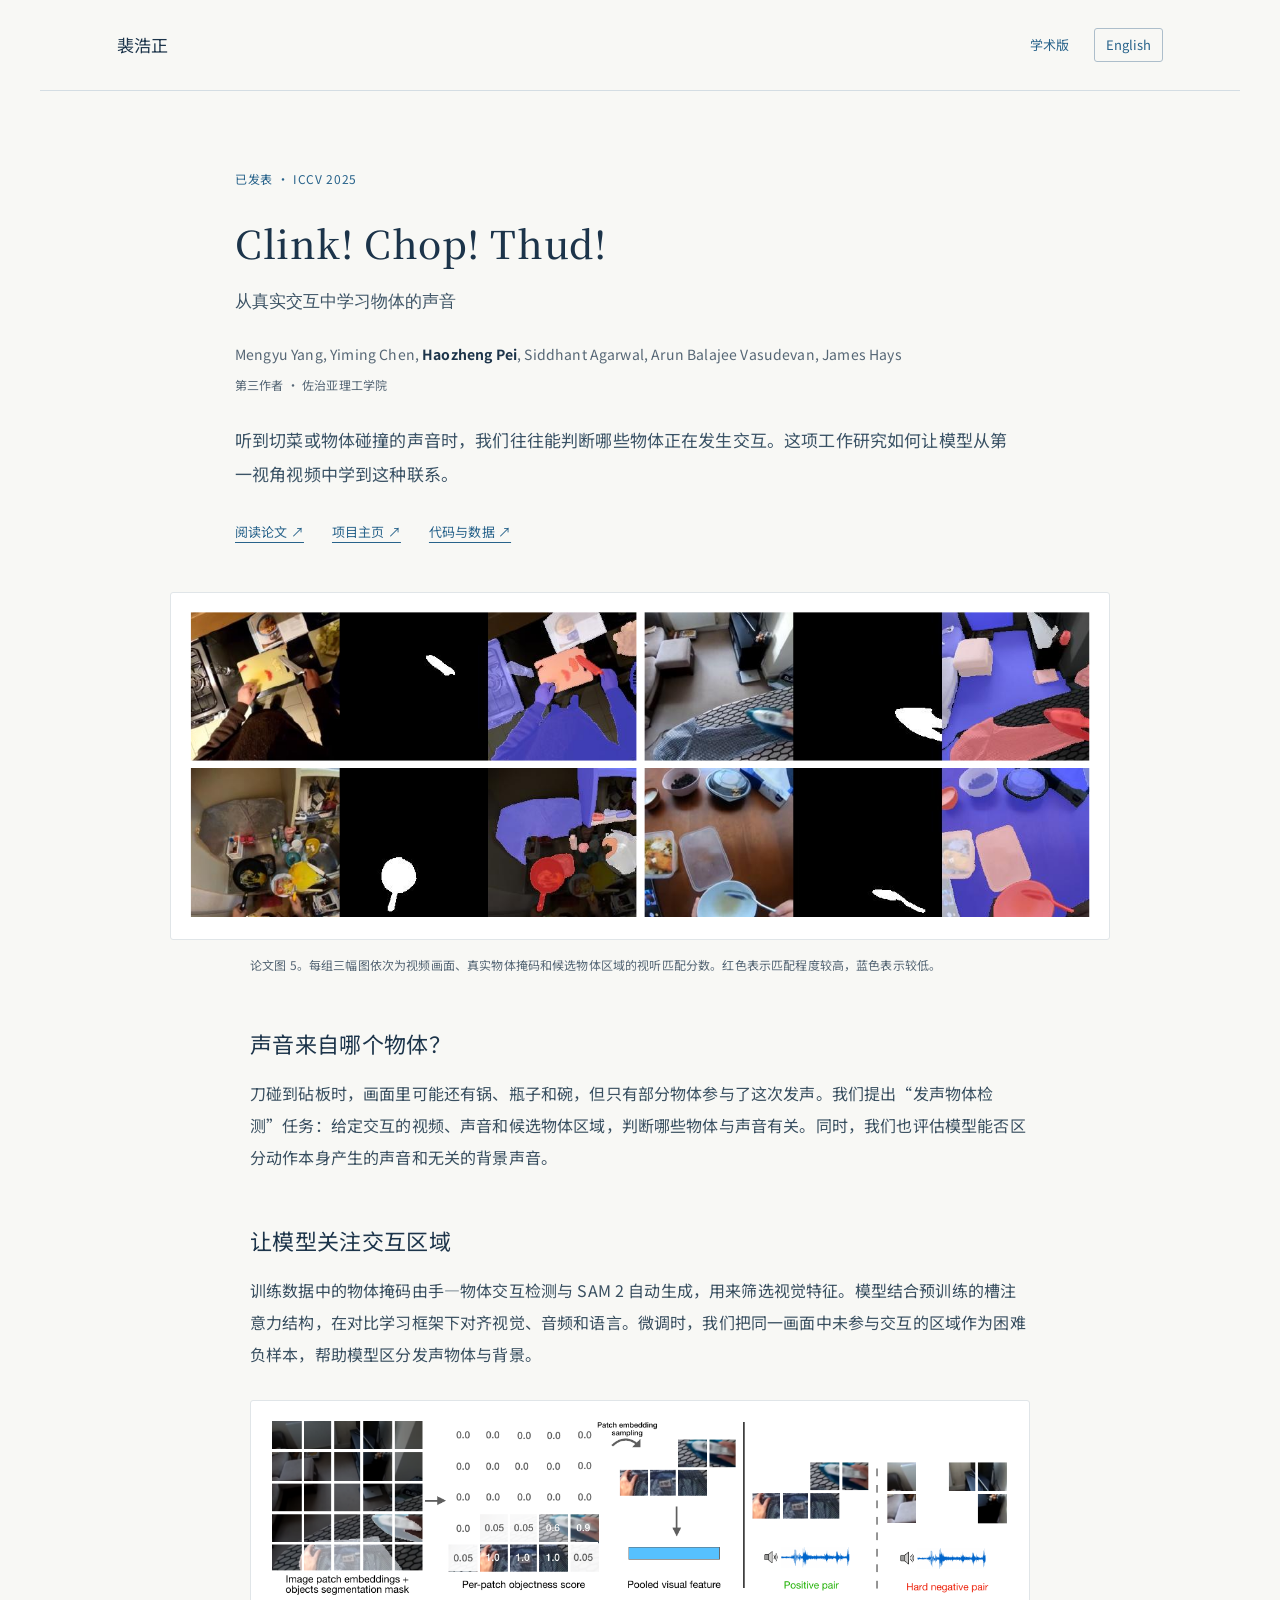
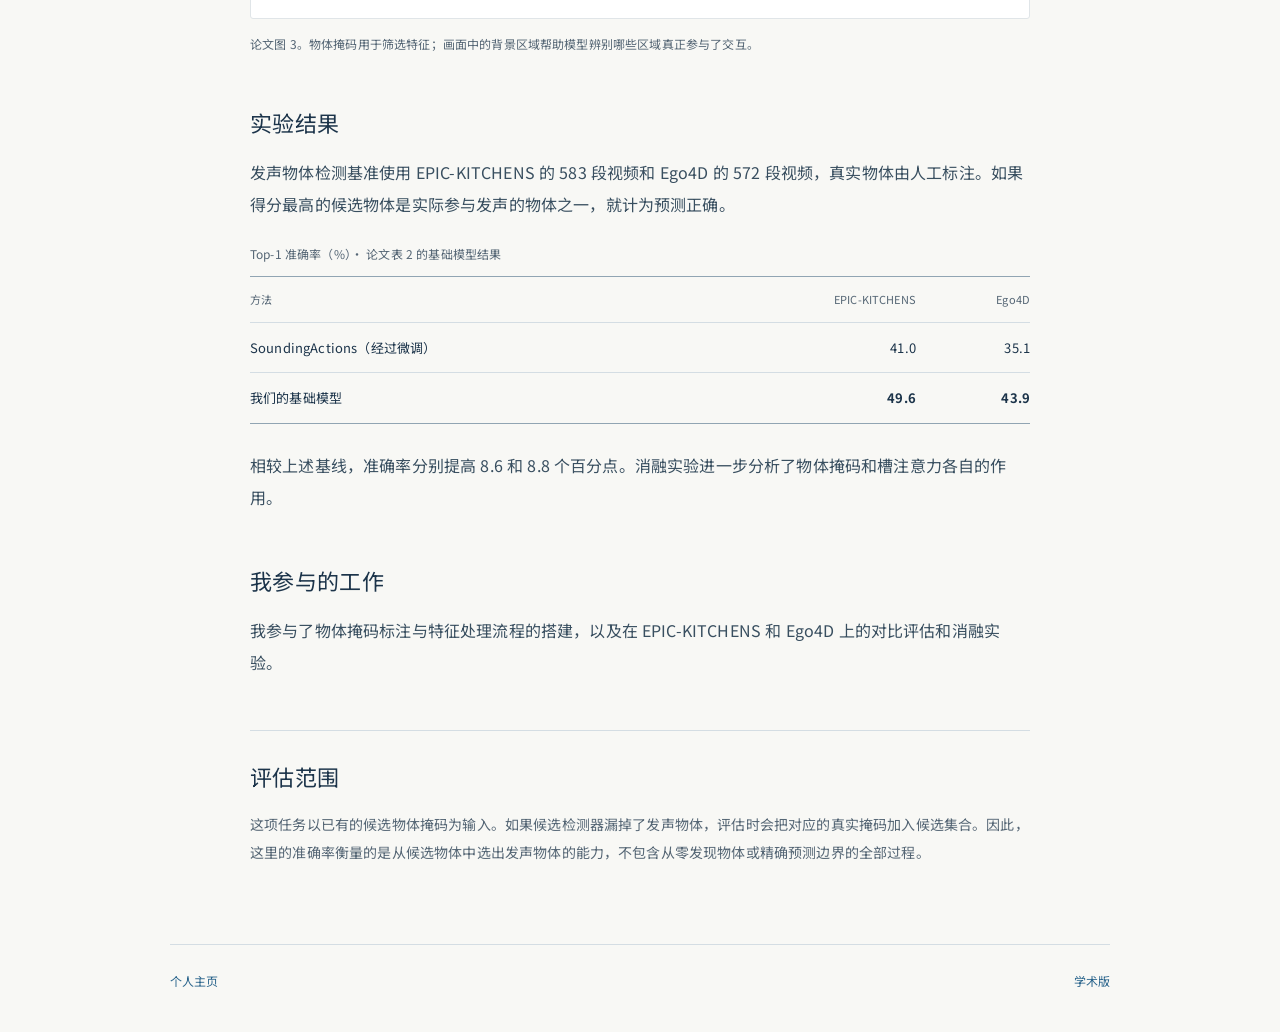
<file: zh/research/clink-chop-thud/index.html>
<!doctype html>
<html lang="zh-CN" class="research-page">
<head>
  <meta charset="utf-8">
  <meta name="viewport" content="width=device-width, initial-scale=1">
  <link rel="icon" href="../../../assets/favicon.svg?v=9bde83f793" type="image/svg+xml">
  <link rel="stylesheet" href="../../../assets/research-pages.css?v=2354520e7c">
  <link rel="stylesheet" href="../../../assets/chinese-typography.css?v=bfa7ea91b0">
  <script src="../../../language.js?v=802c5b58a4" defer></script>
  <!-- BEGIN GENERATED SEARCH METADATA -->
  <title>Clink! Chop! Thud! | 裴浩正 Haozheng Pei</title>
  <meta name="description" content="Clink! Chop! Thud! 从真实交互中学习物体的声音。裴浩正参与的 ICCV 2025 论文，介绍个人贡献、实验结果，并提供论文与代码入口。">
  <meta name="robots" content="index, follow">
  <link rel="canonical" href="https://haozhengpei.github.io/zh/research/clink-chop-thud/">
  <link rel="alternate" hreflang="en" href="https://haozhengpei.github.io/research/clink-chop-thud/">
  <link rel="alternate" hreflang="zh-CN" href="https://haozhengpei.github.io/zh/research/clink-chop-thud/">
  <link rel="alternate" hreflang="x-default" href="https://haozhengpei.github.io/research/clink-chop-thud/">
  <meta property="og:title" content="Clink! Chop! Thud! | 裴浩正 Haozheng Pei">
  <meta property="og:description" content="Clink! Chop! Thud! 从真实交互中学习物体的声音。裴浩正参与的 ICCV 2025 论文，介绍个人贡献、实验结果，并提供论文与代码入口。">
  <meta property="og:type" content="website">
  <meta property="og:site_name" content="Haozheng Pei">
  <meta property="og:url" content="https://haozhengpei.github.io/zh/research/clink-chop-thud/">
  <meta property="og:image" content="https://haozhengpei.github.io/assets/research/clink-results.png">
  <meta property="og:image:alt" content="Clink! Chop! Thud! 的发声物体检测示例">
  <meta property="og:locale" content="zh_CN">
  <meta property="og:locale:alternate" content="en_US">
  <!-- END GENERATED SEARCH METADATA -->
</head>
<body>
<a class="skip" href="#main">跳到正文</a>
<header class="detail-header">
  <a class="detail-brand" href="../../index.html">裴浩正</a>
  <nav aria-label="页面导航">
    <a href="../../academic/index.html">学术版</a>
    <a class="language-switch" href="../../../research/clink-chop-thud/index.html" lang="en" hreflang="en" aria-label="Switch to English">English</a>
  </nav>
</header>
<main id="main">
  <article>
    <header class="paper-header">
      <p class="paper-kicker">已发表 · ICCV 2025</p>
      <h1>Clink! Chop! Thud!</h1>
      <p class="paper-subtitle">从真实交互中学习物体的声音</p>
      <p class="paper-authors">Mengyu Yang, Yiming Chen, <strong>Haozheng Pei</strong>, Siddhant Agarwal, Arun Balajee Vasudevan, James Hays</p>
      <p class="paper-role">第三作者 · 佐治亚理工学院</p>
      <p class="paper-deck">听到切菜或物体碰撞的声音时，我们往往能判断哪些物体正在发生交互。这项工作研究如何让模型从第一视角视频中学到这种联系。</p>
      <div class="paper-actions">
        <a href="../../../assets/papers/clink-chop-thud.pdf?v=28464b5153">阅读论文 ↗</a>
        <a href="https://clink-chop-thud.github.io/" target="_blank" rel="noopener noreferrer">项目主页 ↗</a>
        <a href="https://github.com/mengyu-yang/clink-chop-thud" target="_blank" rel="noopener noreferrer">代码与数据 ↗</a>
      </div>
    </header>

    <figure class="paper-figure">
      <a href="../../../assets/research/clink-results.png" target="_blank" rel="noopener" aria-label="查看原尺寸图表"><img src="../../../assets/research/clink-results.png" alt="四组发声物体检测示例，比较视频画面、真实物体掩码与候选区域的视听匹配分数。" width="1312" height="452"></a>
      <figcaption>论文图 5。每组三幅图依次为视频画面、真实物体掩码和候选物体区域的视听匹配分数。红色表示匹配程度较高，蓝色表示较低。</figcaption>
    </figure>

    <section class="paper-section" id="question">
      <h2>声音来自哪个物体？</h2>
      <p>刀碰到砧板时，画面里可能还有锅、瓶子和碗，但只有部分物体参与了这次发声。我们提出“发声物体检测”任务：给定交互的视频、声音和候选物体区域，判断哪些物体与声音有关。同时，我们也评估模型能否区分动作本身产生的声音和无关的背景声音。</p>
    </section>

    <section class="paper-section" id="method">
      <h2>让模型关注交互区域</h2>
      <p>训练数据中的物体掩码由手—物体交互检测与 SAM 2 自动生成，用来筛选视觉特征。模型结合预训练的槽注意力结构，在对比学习框架下对齐视觉、音频和语言。微调时，我们把同一画面中未参与交互的区域作为困难负样本，帮助模型区分发声物体与背景。</p>
      <figure class="paper-figure">
        <a href="../../../assets/research/clink-method.png" target="_blank" rel="noopener" aria-label="查看原尺寸图表"><img src="../../../assets/research/clink-method.png" alt="根据物体掩码筛选视觉特征，并将非交互区域与音频组合为困难负样本。" width="1248" height="320" loading="lazy"></a>
        <figcaption>论文图 3。物体掩码用于筛选特征；画面中的背景区域帮助模型辨别哪些区域真正参与了交互。</figcaption>
      </figure>
    </section>

    <section class="paper-section" id="results">
      <h2>实验结果</h2>
      <p>发声物体检测基准使用 EPIC-KITCHENS 的 583 段视频和 Ego4D 的 572 段视频，真实物体由人工标注。如果得分最高的候选物体是实际参与发声的物体之一，就计为预测正确。</p>
      <div class="table-scroll">
        <table class="results-table">
          <caption>Top-1 准确率（%）· 论文表 2 的基础模型结果</caption>
          <thead><tr><th scope="col">方法</th><th scope="col">EPIC-KITCHENS</th><th scope="col">Ego4D</th></tr></thead>
          <tbody>
            <tr><th scope="row">SoundingActions（经过微调）</th><td>41.0</td><td>35.1</td></tr>
            <tr><th scope="row">我们的基础模型</th><td><strong>49.6</strong></td><td><strong>43.9</strong></td></tr>
          </tbody>
        </table>
      </div>
      <p>相较上述基线，准确率分别提高 8.6 和 8.8 个百分点。消融实验进一步分析了物体掩码和槽注意力各自的作用。</p>
    </section>

    <section class="paper-section" id="contribution">
      <h2>我参与的工作</h2>
      <p>我参与了物体掩码标注与特征处理流程的搭建，以及在 EPIC-KITCHENS 和 Ego4D 上的对比评估和消融实验。</p>
    </section>

    <section class="paper-section" id="scope">
      <h2>评估范围</h2>
      <p>这项任务以已有的候选物体掩码为输入。如果候选检测器漏掉了发声物体，评估时会把对应的真实掩码加入候选集合。因此，这里的准确率衡量的是从候选物体中选出发声物体的能力，不包含从零发现物体或精确预测边界的全部过程。</p>
    </section>
  </article>
</main>
<footer class="detail-footer"><a href="../../index.html">个人主页</a><a href="../../academic/index.html">学术版</a></footer>
</body>
</html>
</file>
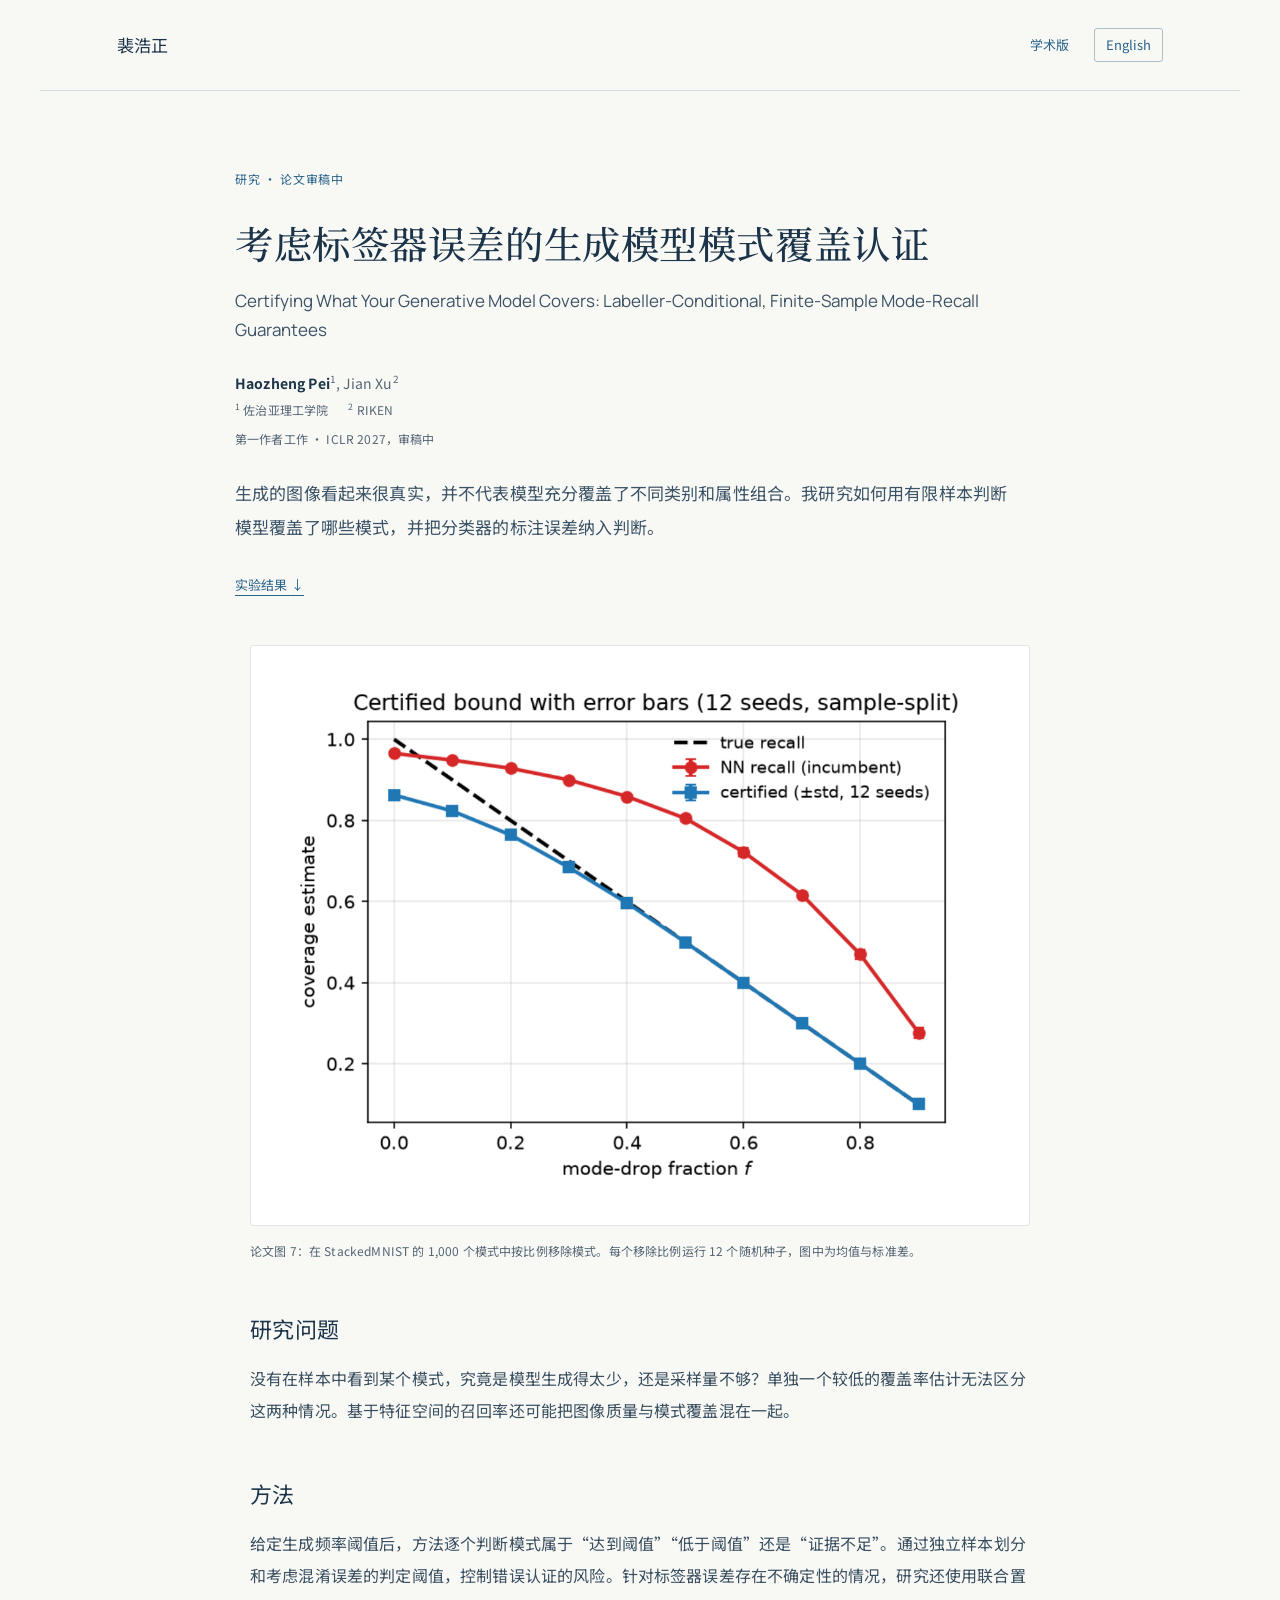
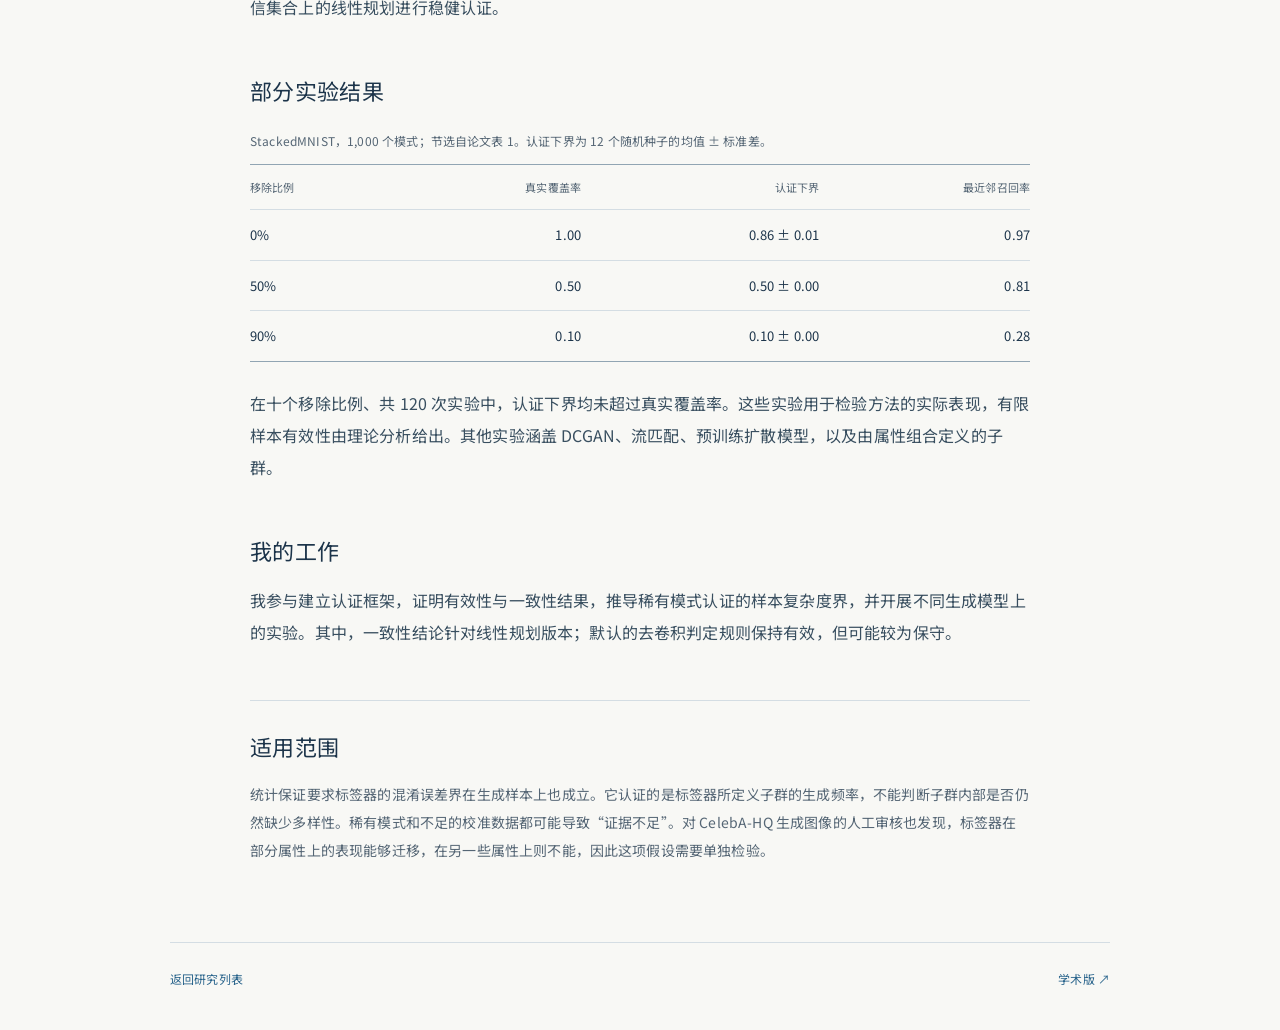
<file: zh/research/mode-recall/index.html>
<!doctype html>
<html lang="zh-CN" class="research-page">
<head>
  <meta charset="utf-8">
  <meta name="viewport" content="width=device-width, initial-scale=1">
  <link rel="icon" href="../../../assets/favicon.svg?v=9bde83f793" type="image/svg+xml">
  <link rel="stylesheet" href="../../../assets/research-pages.css?v=2354520e7c">
  <link rel="stylesheet" href="../../../assets/chinese-typography.css?v=bfa7ea91b0">
  <script src="../../../language.js?v=802c5b58a4" defer></script>
  <!-- BEGIN GENERATED SEARCH METADATA -->
  <title>生成模型的模式覆盖率认证 | 裴浩正 Haozheng Pei</title>
  <meta name="description" content="裴浩正关于生成模型覆盖评估的第一作者研究：在明确的标签器误差假设下，用有限样本认证模式覆盖率。论文审稿中，附方法、实验与原文。">
  <meta name="robots" content="index, follow">
  <link rel="canonical" href="https://haozhengpei.github.io/zh/research/mode-recall/">
  <link rel="alternate" hreflang="en" href="https://haozhengpei.github.io/research/mode-recall/">
  <link rel="alternate" hreflang="zh-CN" href="https://haozhengpei.github.io/zh/research/mode-recall/">
  <link rel="alternate" hreflang="x-default" href="https://haozhengpei.github.io/research/mode-recall/">
  <meta property="og:title" content="生成模型的模式覆盖率认证 | 裴浩正 Haozheng Pei">
  <meta property="og:description" content="裴浩正关于生成模型覆盖评估的第一作者研究：在明确的标签器误差假设下，用有限样本认证模式覆盖率。论文审稿中，附方法、实验与原文。">
  <meta property="og:type" content="website">
  <meta property="og:site_name" content="Haozheng Pei">
  <meta property="og:url" content="https://haozhengpei.github.io/zh/research/mode-recall/">
  <meta property="og:image" content="https://haozhengpei.github.io/assets/research/mode-recall-coverage.png">
  <meta property="og:image:alt" content="StackedMNIST 受控实验中的模式覆盖率认证结果">
  <meta property="og:locale" content="zh_CN">
  <meta property="og:locale:alternate" content="en_US">
  <!-- END GENERATED SEARCH METADATA -->
</head>
<body>
<a class="skip" href="#main">跳到正文</a>
<header class="detail-header">
  <a class="detail-brand" href="../../../zh/index.html">裴浩正</a>
  <nav aria-label="页面导航">
    <a href="../../../zh/academic/index.html">学术版</a>
    <a class="language-switch" href="../../../research/mode-recall/index.html" lang="en" hreflang="en" aria-label="Switch to English">English</a>
  </nav>
</header>
<main id="main">
  <article>
    <header class="paper-header">
      <p class="paper-kicker">研究 · 论文审稿中</p>
      <h1>考虑标签器误差的生成模型模式覆盖认证</h1>
      <p class="paper-subtitle" lang="en">Certifying What Your Generative Model Covers: Labeller-Conditional, Finite-Sample Mode-Recall Guarantees</p>
      <p class="paper-authors" lang="en"><strong>Haozheng Pei</strong><sup>1</sup>, Jian Xu<sup>2</sup></p>
      <p class="paper-affiliations"><span><sup>1</sup> 佐治亚理工学院</span><span><sup>2</sup> RIKEN</span></p>
      <p class="paper-role">第一作者工作 · ICLR 2027，审稿中</p>
      <p class="paper-deck">生成的图像看起来很真实，并不代表模型充分覆盖了不同类别和属性组合。我研究如何用有限样本判断模型覆盖了哪些模式，并把分类器的标注误差纳入判断。</p>
      <div class="paper-actions">
        <a href="#results">实验结果 <span aria-hidden="true">↓</span></a>
      </div>
    </header>

    <figure class="paper-figure">
      <a href="../../../assets/research/mode-recall-coverage.png" target="_blank" rel="noopener" aria-label="查看原尺寸图表"><img src="../../../assets/research/mode-recall-coverage.png" width="1100" height="800" alt="StackedMNIST 实验：随着模式被移除，蓝色认证下界随黑色虚线表示的真实覆盖率下降，红色最近邻召回率则高估覆盖情况。" decoding="async"></a>
      <figcaption>论文图 7：在 StackedMNIST 的 1,000 个模式中按比例移除模式。每个移除比例运行 12 个随机种子，图中为均值与标准差。</figcaption>
    </figure>

    <section class="paper-section" id="question">
      <h2>研究问题</h2>
      <p>没有在样本中看到某个模式，究竟是模型生成得太少，还是采样量不够？单独一个较低的覆盖率估计无法区分这两种情况。基于特征空间的召回率还可能把图像质量与模式覆盖混在一起。</p>
    </section>

    <section class="paper-section" id="method">
      <h2>方法</h2>
      <p>给定生成频率阈值后，方法逐个判断模式属于“达到阈值”“低于阈值”还是“证据不足”。通过独立样本划分和考虑混淆误差的判定阈值，控制错误认证的风险。针对标签器误差存在不确定性的情况，研究还使用联合置信集合上的线性规划进行稳健认证。</p>
    </section>

    <section class="paper-section" id="results">
      <h2>部分实验结果</h2>
      <div class="results-table">
        <table>
          <caption>StackedMNIST，1,000 个模式；节选自论文表 1。认证下界为 12 个随机种子的均值 ± 标准差。</caption>
          <thead><tr><th scope="col">移除比例</th><th scope="col">真实覆盖率</th><th scope="col">认证下界</th><th scope="col">最近邻召回率</th></tr></thead>
          <tbody>
            <tr><th scope="row">0%</th><td>1.00</td><td>0.86 ± 0.01</td><td>0.97</td></tr>
            <tr><th scope="row">50%</th><td>0.50</td><td>0.50 ± 0.00</td><td>0.81</td></tr>
            <tr><th scope="row">90%</th><td>0.10</td><td>0.10 ± 0.00</td><td>0.28</td></tr>
          </tbody>
        </table>
      </div>
      <p>在十个移除比例、共 120 次实验中，认证下界均未超过真实覆盖率。这些实验用于检验方法的实际表现，有限样本有效性由理论分析给出。其他实验涵盖 DCGAN、流匹配、预训练扩散模型，以及由属性组合定义的子群。</p>
    </section>

    <section class="paper-section" id="contribution">
      <h2>我的工作</h2>
      <p>我参与建立认证框架，证明有效性与一致性结果，推导稀有模式认证的样本复杂度界，并开展不同生成模型上的实验。其中，一致性结论针对线性规划版本；默认的去卷积判定规则保持有效，但可能较为保守。</p>
    </section>

    <section class="paper-section" id="scope">
      <h2>适用范围</h2>
      <p>统计保证要求标签器的混淆误差界在生成样本上也成立。它认证的是标签器所定义子群的生成频率，不能判断子群内部是否仍然缺少多样性。稀有模式和不足的校准数据都可能导致“证据不足”。对 CelebA-HQ 生成图像的人工审核也发现，标签器在部分属性上的表现能够迁移，在另一些属性上则不能，因此这项假设需要单独检验。</p>
    </section>
  </article>
</main>
<footer class="detail-footer"><a href="../../../zh/index.html#research">返回研究列表</a><a href="../../../zh/academic/index.html">学术版 <span aria-hidden="true">↗</span></a></footer>
</body>
</html>
</file>
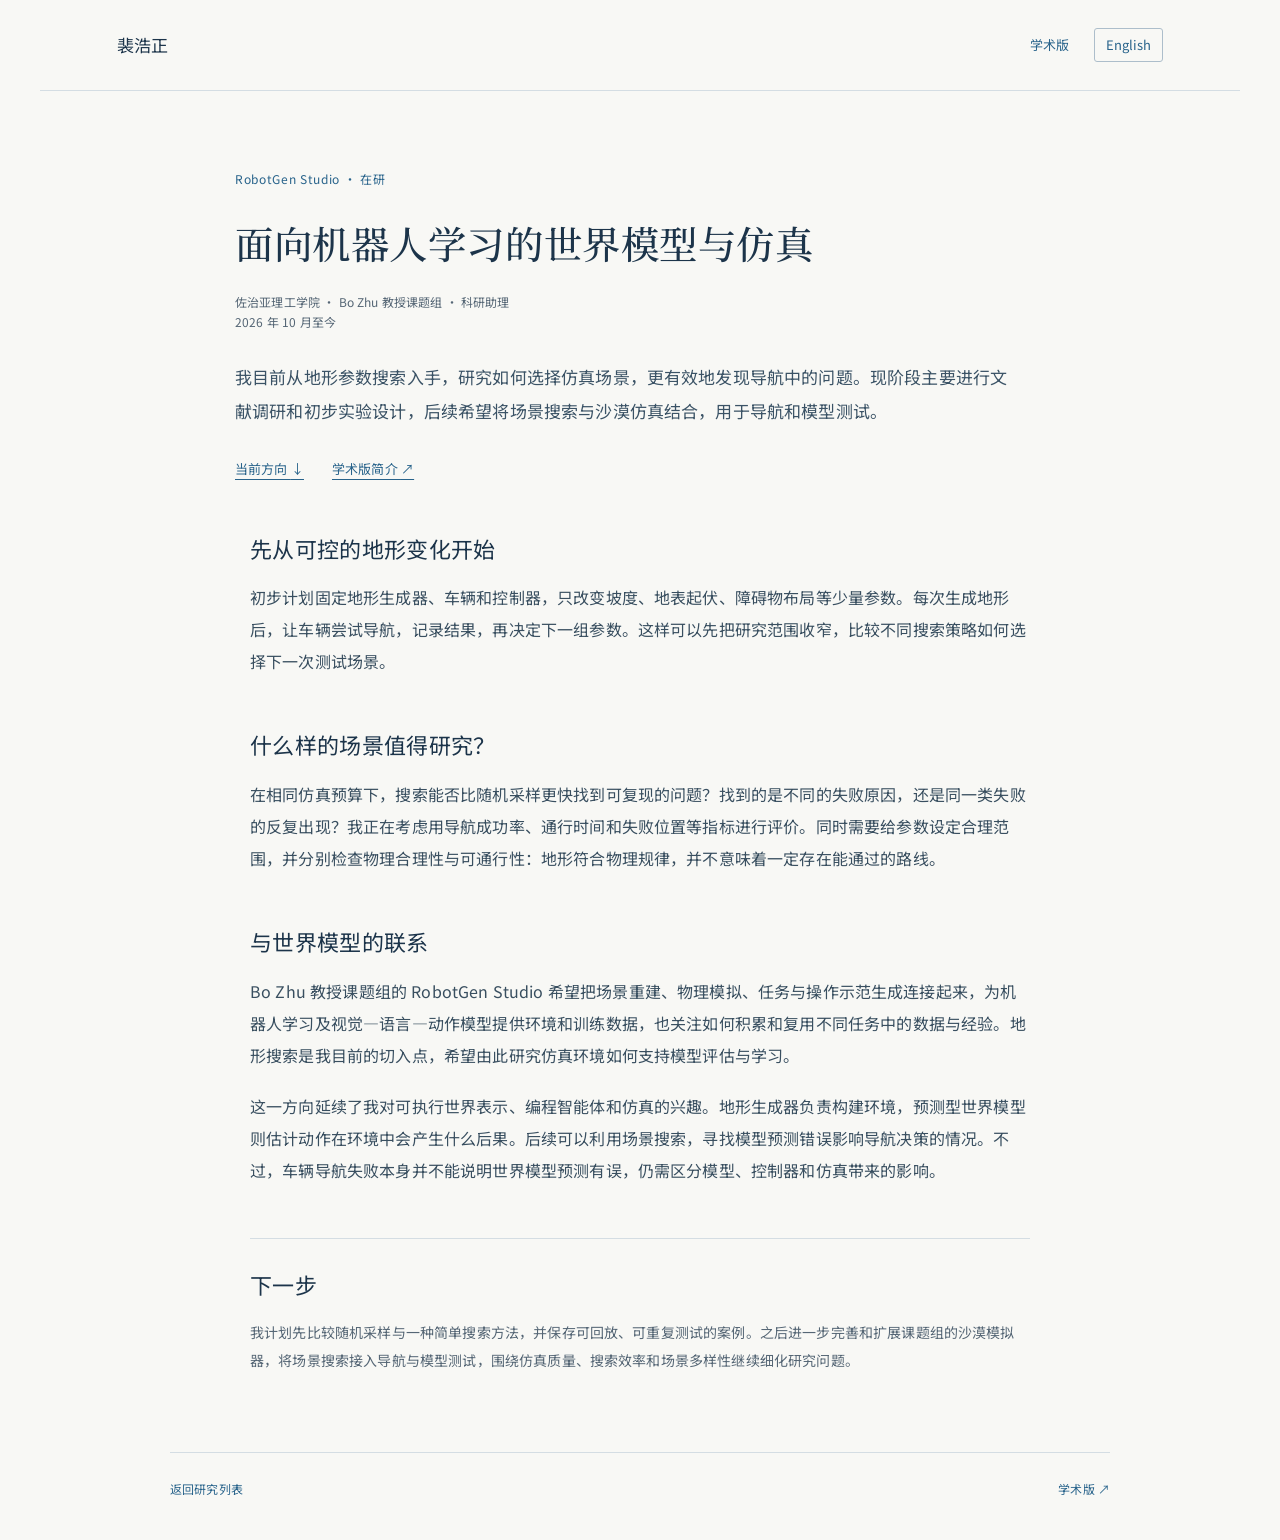
<file: zh/research/world-models/index.html>
<!doctype html>
<html lang="zh-CN" class="research-page">
<head>
  <meta charset="utf-8">
  <meta name="viewport" content="width=device-width, initial-scale=1">
  <link rel="icon" href="../../../assets/favicon.svg?v=9bde83f793" type="image/svg+xml">
  <link rel="stylesheet" href="../../../assets/research-pages.css?v=2354520e7c">
  <link rel="stylesheet" href="../../../assets/chinese-typography.css?v=bfa7ea91b0">
  <script src="../../../language.js?v=802c5b58a4" defer></script>
  <!-- BEGIN GENERATED SEARCH METADATA -->
  <title>面向机器人学习的世界模型与仿真 | 裴浩正 Haozheng Pei</title>
  <meta name="description" content="裴浩正在佐治亚理工学院 Bo Zhu 教授课题组参与的研究：从地形生成与导航场景搜索切入，探索世界模型与物理仿真在机器人学习中的应用。">
  <meta name="robots" content="index, follow">
  <link rel="canonical" href="https://haozhengpei.github.io/zh/research/world-models/">
  <link rel="alternate" hreflang="en" href="https://haozhengpei.github.io/research/world-models/">
  <link rel="alternate" hreflang="zh-CN" href="https://haozhengpei.github.io/zh/research/world-models/">
  <link rel="alternate" hreflang="x-default" href="https://haozhengpei.github.io/research/world-models/">
  <meta property="og:title" content="面向机器人学习的世界模型与仿真 | 裴浩正 Haozheng Pei">
  <meta property="og:description" content="裴浩正在佐治亚理工学院 Bo Zhu 教授课题组参与的研究：从地形生成与导航场景搜索切入，探索世界模型与物理仿真在机器人学习中的应用。">
  <meta property="og:type" content="website">
  <meta property="og:site_name" content="Haozheng Pei">
  <meta property="og:url" content="https://haozhengpei.github.io/zh/research/world-models/">
  <meta property="og:image" content="https://haozhengpei.github.io/assets/photos/haozheng-portrait.jpg">
  <meta property="og:image:alt" content="裴浩正">
  <meta property="og:locale" content="zh_CN">
  <meta property="og:locale:alternate" content="en_US">
  <!-- END GENERATED SEARCH METADATA -->
</head>
<body>
<a class="skip" href="#main">跳到正文</a>
<header class="detail-header">
  <a class="detail-brand" href="../../../zh/index.html">裴浩正</a>
  <nav aria-label="页面导航"><a href="../../../zh/academic/index.html">学术版</a><a class="language-switch" href="../../../research/world-models/index.html" lang="en" hreflang="en" aria-label="Switch to English">English</a></nav>
</header>
<main id="main">
  <article>
    <header class="paper-header">
      <p class="paper-kicker">RobotGen Studio · 在研</p>
      <h1>面向机器人学习的世界模型与仿真</h1>
      <p class="paper-role">佐治亚理工学院 · Bo Zhu 教授课题组 · 科研助理<br>2026 年 10 月至今</p>
      <p class="paper-deck">我目前从地形参数搜索入手，研究如何选择仿真场景，更有效地发现导航中的问题。现阶段主要进行文献调研和初步实验设计，后续希望将场景搜索与沙漠仿真结合，用于导航和模型测试。</p>
      <div class="paper-actions"><a href="#approach">当前方向 <span aria-hidden="true">↓</span></a><a href="../../../zh/academic/index.html#world-models">学术版简介 <span aria-hidden="true">↗</span></a></div>
    </header>

    <section class="paper-section" id="approach">
      <h2>先从可控的地形变化开始</h2>
      <p>初步计划固定地形生成器、车辆和控制器，只改变坡度、地表起伏、障碍物布局等少量参数。每次生成地形后，让车辆尝试导航，记录结果，再决定下一组参数。这样可以先把研究范围收窄，比较不同搜索策略如何选择下一次测试场景。</p>
    </section>

    <section class="paper-section" id="questions">
      <h2>什么样的场景值得研究？</h2>
      <p>在相同仿真预算下，搜索能否比随机采样更快找到可复现的问题？找到的是不同的失败原因，还是同一类失败的反复出现？我正在考虑用导航成功率、通行时间和失败位置等指标进行评价。同时需要给参数设定合理范围，并分别检查物理合理性与可通行性：地形符合物理规律，并不意味着一定存在能通过的路线。</p>
    </section>

    <section class="paper-section" id="context">
      <h2>与世界模型的联系</h2>
      <p>Bo Zhu 教授课题组的 RobotGen Studio 希望把场景重建、物理模拟、任务与操作示范生成连接起来，为机器人学习及视觉—语言—动作模型提供环境和训练数据，也关注如何积累和复用不同任务中的数据与经验。地形搜索是我目前的切入点，希望由此研究仿真环境如何支持模型评估与学习。</p>
      <p>这一方向延续了我对可执行世界表示、编程智能体和仿真的兴趣。地形生成器负责构建环境，预测型世界模型则估计动作在环境中会产生什么后果。后续可以利用场景搜索，寻找模型预测错误影响导航决策的情况。不过，车辆导航失败本身并不能说明世界模型预测有误，仍需区分模型、控制器和仿真带来的影响。</p>
    </section>

    <section class="paper-section" id="next">
      <h2>下一步</h2>
      <p>我计划先比较随机采样与一种简单搜索方法，并保存可回放、可重复测试的案例。之后进一步完善和扩展课题组的沙漠模拟器，将场景搜索接入导航与模型测试，围绕仿真质量、搜索效率和场景多样性继续细化研究问题。</p>
    </section>
  </article>
</main>
<footer class="detail-footer"><a href="../../../zh/index.html#research">返回研究列表</a><a href="../../../zh/academic/index.html">学术版 <span aria-hidden="true">↗</span></a></footer>
</body>
</html>
</file>
<file: expressive/styles.css>
@font-face{font-family:Manrope;src:url('../assets/Manrope-Regular.ttf') format('truetype');font-weight:400;font-display:swap}@font-face{font-family:Manrope;src:url('../assets/Manrope-Bold.ttf') format('truetype');font-weight:700;font-display:swap}
:root{--bg:#090c12;--surface:#111720;--text:#eceeea;--muted:#a0a8b3;--soft:#747f8d;--line:#ffffff20;--ice:#a5c9e4;--warm:#d7b899;--sans:Manrope,'Helvetica Neue',Arial,sans-serif;--serif:Georgia,serif;--ease:cubic-bezier(.22,1,.36,1);color-scheme:dark;scroll-behavior:smooth;scroll-padding-top:100px}*{box-sizing:border-box}body{margin:0;background:var(--bg);color:var(--text);font:15px/1.7 var(--sans);-webkit-font-smoothing:antialiased}h1,h2,h3,p,figure{margin:0}h1,h2,h3{font-weight:400}a{color:inherit;text-decoration:none}button,input{font:inherit}button,a,summary,input{-webkit-tap-highlight-color:transparent}button,summary{cursor:pointer}img{display:block;max-width:100%}::selection{background:#adcce0;color:#08121a}a:focus-visible,button:focus-visible,summary:focus-visible,input:focus-visible{outline:2px solid var(--warm);outline-offset:6px}.skip{position:fixed;top:-80px;left:20px;background:var(--text);color:var(--bg);padding:12px 20px;z-index:100}.skip:focus{top:14px}
.site-header{height:90px;display:flex;align-items:center;justify-content:space-between;gap:30px;padding:0 5%;position:fixed;z-index:20;top:0;width:100%;border-bottom:1px solid #ffffff14;transition:background .4s,border-color .4s}.site-header.is-scrolled{background:rgba(9,12,18,.88);border-bottom-color:#ffffff20;backdrop-filter:blur(18px);-webkit-backdrop-filter:blur(18px)}.wordmark{font-size:22px;font-weight:700;letter-spacing:-2px;display:flex;gap:4px;align-items:flex-start}.wordmark>span{font-size:8px;font-weight:400;letter-spacing:0;margin-top:5px}.site-header nav{display:flex;gap:32px;font-size:12px;margin-left:auto;margin-right:26px}.site-header nav a{color:#b7c0ca;padding:10px 0;position:relative}.site-header nav a::after{content:'';position:absolute;left:0;bottom:4px;width:0;height:1px;background:var(--text);transition:width .25s}.site-header nav a:hover{color:var(--text)}.site-header nav a:hover::after{width:100%}.academic-switch{display:flex;gap:25px;align-items:center;background:var(--text);color:#0c141d;border-radius:3px;padding:11px 17px;font-size:12px;font-weight:700;transition:background .2s,transform .2s}.academic-switch:hover{background:var(--ice);transform:translateY(-2px)}.academic-switch>span{font-size:17px;font-weight:400;line-height:1}
.hero{position:relative;min-height:740px;height:min(860px,100svh);padding:218px 7% 130px;isolation:isolate;overflow:hidden;background:#090c12}.hero-copy{position:relative;max-width:41%;z-index:2}.hello{font-size:14px;color:#aebbc8;margin-bottom:16px;letter-spacing:.01em}.hero h1{font-size:clamp(42px,4.4vw,66px);line-height:1.15;letter-spacing:-.055em;font-weight:400;white-space:nowrap}.hero-intro{font-size:18px;line-height:1.8;margin-top:26px;max-width:390px;color:#aebbc8;letter-spacing:-.015em}.hero-intro strong{font-weight:400;color:#e0e7ec}.hero-personal{font-size:13px;line-height:1.9;margin-top:22px;color:var(--muted);max-width:370px}.hero-personal a{color:#cbd3d8;border-bottom:1px solid #798b9960}.hero-cta{display:inline-flex;align-items:center;gap:45px;font-size:12px;padding:14px 0;margin-top:18px;border-bottom:1px solid #6a8093}.hero-cta>span{font-size:20px;line-height:1;transition:transform .3s}.hero-cta:hover>span{transform:translate(4px,4px)}.ambient-visual{position:absolute;width:62%;height:560px;right:-3%;top:105px;z-index:0;pointer-events:none;mask-image:linear-gradient(90deg,transparent,#000 13%,#000 88%,transparent);-webkit-mask-image:linear-gradient(90deg,transparent,#000 13%,#000 88%,transparent)}.hero-art{position:relative;width:100%;height:100%}.hero-art canvas,.hero-art img{position:absolute;width:100%;height:100%;inset:0;object-fit:contain}.hero-art img[hidden]{display:none}.hero-art canvas{opacity:0}.ambient-toggle{position:absolute;right:7%;bottom:98px;z-index:3;display:grid;place-items:center;width:36px;height:36px;border:1px solid #c0d8ec25;border-radius:50%;background:#090c1260;color:#a8b9c7;padding:0;transition:color .2s,background .2s}.ambient-toggle:hover{color:#ecf2f7;background:#19232e}.ambient-toggle[hidden]{display:none}.motion-symbol{font-size:12px;line-height:1}
.hero-bottom{position:absolute;z-index:2;bottom:28px;left:7%;right:7%;display:flex;justify-content:space-between;gap:25px;align-items:center;border-top:1px solid var(--line);padding-top:22px;font-size:10px;color:#a4aeb9}.hero-bottom>div{display:flex;gap:28px;color:#d0d6db}.hero-bottom a:hover{color:var(--ice)}

.section-wrap{max-width:1500px;margin-inline:auto;padding:105px 7%}.section-heading{display:flex;align-items:flex-end;justify-content:space-between;gap:40px;margin-bottom:48px}.section-heading h2{font-size:clamp(42px,5.4vw,76px);letter-spacing:-.055em;line-height:1.05}.section-heading h2>span{color:var(--ice)}.section-heading>p{font-size:13px;color:var(--muted);line-height:1.7;margin-bottom:3px;max-width:340px}.research{border-top:1px solid #ffffff08}.lead-project{display:grid;grid-template-columns:1.12fr 1fr;background:linear-gradient(110deg,#121923,#101b27);border:1px solid #a7c8e020;border-radius:9px;overflow:hidden}.lead-copy{padding:48px 0 36px 42px}.project-meta{font-size:11px;color:#acbfd2;line-height:1.6}.project-meta>span{padding:0 7px;color:#657a8c}.lead-copy h3{font-size:clamp(27px,3vw,42px);line-height:1.23;letter-spacing:-.045em;margin:24px 0 22px}.lead-copy>p:not(.project-meta):not(.project-date){font-size:14px;color:#b0bcc8;max-width:480px;line-height:1.9}.project-date{font-size:10px;color:#8e9caa;margin-top:30px}.mode-art{align-self:center;padding:25px 20px}.mode-art img{width:100%;height:auto}.lead-project details{max-width:460px}.details-body p{font-size:13px;color:#a3afbd;line-height:1.85;margin-top:12px}details{margin-top:18px}summary{display:flex;align-items:center;justify-content:space-between;gap:20px;list-style:none;padding:12px 0;font-size:12px;border-bottom:1px solid var(--line)}summary::-webkit-details-marker{display:none}summary span{font-size:20px;line-height:1;transition:transform .25s}details[open] summary span{transform:rotate(45deg)}.supporting-projects{display:grid;grid-template-columns:1fr 1fr;gap:36px;margin-top:46px}.project{min-width:0}.project-image{display:block;position:relative;aspect-ratio:1.85;background:#141d28;overflow:hidden;border-radius:5px}.project-image img{width:100%;height:100%;object-fit:contain;transition:transform .6s}.paper-image{background:#e8eae5;padding:25px}.paper-image:hover img{transform:scale(1.03)}.paper-image>span{position:absolute;right:12px;top:10px;width:28px;height:28px;border-radius:50%;background:#0c1826;color:white;text-align:center;line-height:28px;font-size:15px}.forecast-image img{object-fit:cover}.project-copy{padding:27px 2px 0}.project-copy h3{font-size:27px;letter-spacing:-.035em;line-height:1.25;margin:14px 0 7px}.project-subtitle{font-size:12px;color:#c4cdd6;margin-bottom:18px}.project-copy>p:not(.project-meta):not(.project-subtitle){font-size:13px;color:var(--muted);line-height:1.9}.project-links{display:flex;gap:27px;font-size:11px;margin-top:20px}.project-links a{padding-bottom:3px;border-bottom:1px solid #74889770}.project-links a:hover{color:var(--ice)}
.life{border-top:1px solid var(--line);padding-top:85px}.personal-note{display:grid;grid-template-columns:72px 1fr;gap:30px;margin:0 0 56px;max-width:1050px}.note-star{color:var(--warm);font-size:44px;line-height:1.4;font-family:Arial,sans-serif}.personal-note>p{font-size:clamp(20px,2.4vw,32px);line-height:1.6;letter-spacing:-.035em;color:#c8cdd2}.life-grid{display:grid;grid-template-columns:1.13fr 1fr;gap:26px;align-items:start}.cycling-story,.dog-story{background:#121a21;overflow:hidden;border-radius:7px;border:1px solid #ffffff13}.story-copy{padding:32px 32px 0}.small-label{font-size:11px;line-height:1.5;color:#a2afbd;margin-bottom:20px;letter-spacing:.025em}.story-copy h3{font-size:31px;letter-spacing:-.045em;line-height:1.25}.story-copy>p:not(.small-label){color:#a5b1ba;font-size:13px;line-height:1.85;margin-top:18px;max-width:340px}.cycling-story>img{margin-top:15px;width:100%;height:auto}.dog-story{background:#22201f;border-color:#ffffff13}.dog-story .small-label{color:#cbb8a3}.dog-story h3{color:#ede5da;font-size:37px}.dog-story h3 em{font-family:var(--serif);font-weight:400}.dog-story .story-copy>p:not(.small-label){color:#c4b9ad}.dog-portrait{margin:22px 24px 0;border-radius:4px;overflow:hidden;max-height:290px}.dog-portrait img{width:100%;height:100%;max-height:290px;object-fit:cover;object-position:center 58%;filter:saturate(.65)}.dog-story-detail{padding:0 29px 22px;margin-top:8px}.dog-story-detail summary{font-size:11px;color:#decdbb}.dog-story-detail .details-body p{color:#c4b6a7;font-size:12px}.sports-row{display:grid;grid-template-columns:1fr 1.35fr 115px;gap:45px;align-items:center;border-top:1px solid var(--line);border-bottom:1px solid var(--line);padding:37px 0;margin-top:45px}.sports-row .small-label{margin-bottom:12px}.sports-row h3{font-size:27px;letter-spacing:-.035em;line-height:1.3}.sports-row>p{font-size:13px;color:#a6b1bc;line-height:1.9}.racket-mark{color:#9cb3c1;width:115px}.games-note{font-size:12px;color:#8d9ba8;margin-top:25px}.games-note span{color:#c0cbd2}
.about{border-top:1px solid var(--line);padding-top:85px}.about .section-heading h2{font-size:clamp(38px,4.8vw,65px)}.inline-link{display:flex;gap:40px;align-items:center;font-size:12px;border-bottom:1px solid #687b8d;padding:10px 0;white-space:nowrap}.background-grid{display:grid;grid-template-columns:1fr 1fr;gap:10%;margin-top:55px}.background-grid h3{font-size:28px;line-height:1.25;letter-spacing:-.035em;margin-bottom:20px}.background-grid p:not(.small-label){font-size:13px;line-height:1.9}.muted{color:#9ba8b5;font-size:12px!important;margin-top:14px}.experience-list{display:grid;grid-template-columns:.45fr 1fr 1fr;gap:5%;margin-top:53px;border-top:1px solid var(--line);padding-top:33px}.experience-label{font-size:12px;color:#8e9daa;padding-top:2px}.date{font-size:10px;color:#8e9daa}.experience-list h3{font-size:18px;line-height:1.35;letter-spacing:-.025em;margin:13px 0 8px}.experience-list article>p{font-size:11px;color:#bec8d0}.experience-list article .muted{font-size:11px!important;color:#96a4b1;line-height:1.9}.about-bottom{margin-top:50px;padding-top:22px;border-top:1px solid var(--line);display:flex;align-items:center;justify-content:space-between;gap:30px;font-size:10px;color:#9ba8b5}.about-bottom>a{color:#c6d2db;white-space:nowrap}
.contact{border-top:1px solid var(--line);padding-top:85px;padding-bottom:65px}.contact-main{display:flex;justify-content:space-between;gap:30px;align-items:baseline}.contact h2{font-size:clamp(55px,8.7vw,128px);letter-spacing:-.065em;line-height:1.15}.contact h2>span{font-size:.72em;display:inline-block;margin-left:20px;color:var(--ice);font-weight:400}.contact-main>a{font-size:18px;border-bottom:1px solid #72889a;padding:6px 0;white-space:nowrap}.contact-main>a:hover{color:var(--ice)}.contact-bottom{display:flex;justify-content:space-between;gap:30px;margin-top:35px;font-size:12px;color:#a9b4be}.contact-bottom>a{color:#d1d9df}.contact-bottom>p{max-width:500px}footer{max-width:1500px;margin:auto;padding:25px 7% 35px;border-top:1px solid var(--line);display:flex;justify-content:space-between;gap:25px;font-size:10px;color:#9cabb7}footer>a:first-child{color:#d5dce2;font-size:12px}.reveal{opacity:1;transform:none}.js .reveal.is-pending{opacity:0;transform:translateY(22px)}.js .reveal{transition:opacity .85s var(--ease),transform .85s var(--ease)}
@media(min-width:1700px){.hero{padding-inline:calc((100vw - 1300px)/2)}.ambient-visual{right:calc((100vw - 1650px)/2);width:850px}.hero-bottom{left:calc((100vw - 1300px)/2);right:calc((100vw - 1300px)/2)}.site-header{padding-inline:calc((100vw - 1400px)/2)}}
@media(max-width:1100px){.hero{min-height:740px;padding-top:218px}.hero h1{font-size:4.6vw}.hero-intro{font-size:16px}.hero-personal{font-size:12px}.ambient-visual{right:-8%;width:65%}.section-wrap{padding-inline:6%}.lead-copy{padding-left:30px}.lead-copy h3{font-size:32px}.mode-art{padding-inline:5px}.sports-row{grid-template-columns:1fr 1.3fr 85px;gap:25px}.racket-mark{width:85px}.story-copy{padding:28px 25px 0}.story-copy h3{font-size:28px}.experience-list{grid-template-columns:.4fr 1fr 1fr;gap:4%}.contact-main>a{font-size:15px}}
@media(max-width:760px){:root{scroll-padding-top:95px}.site-header{height:77px;padding-inline:6%;gap:15px}.site-header nav{margin:0 auto;gap:20px;font-size:11px}.site-header nav a:last-child{display:none}.wordmark{font-size:20px}.academic-switch{font-size:10px;padding:10px 12px;gap:10px}.academic-switch>span{font-size:14px}.hero{height:auto;min-height:820px;padding:128px 7% 390px;display:flex;flex-direction:column}.hero-copy{max-width:100%;order:1;z-index:2}.hello{font-size:12px;margin-bottom:13px}.hero h1{font-size:clamp(35px,8.6vw,55px);letter-spacing:-.045em}.hero-intro{font-size:17px;margin-top:22px;max-width:470px;line-height:1.75}.hero-personal{font-size:13px;margin-top:17px}.hero-cta{margin-top:13px;font-size:12px;padding-block:11px;gap:35px}.ambient-visual{position:absolute;top:auto;bottom:110px;right:-6%;width:100%;height:300px;margin:0;opacity:.95;mask-image:linear-gradient(90deg,transparent,#000 12%,#000 88%,transparent);-webkit-mask-image:linear-gradient(90deg,transparent,#000 12%,#000 88%,transparent)}.ambient-toggle{bottom:90px;width:34px;height:34px}.hero-bottom{font-size:9px;bottom:22px;gap:14px;align-items:flex-end}.hero-bottom>span{max-width:150px;line-height:1.7}.hero-bottom>div{gap:18px;font-size:10px}.section-wrap{padding:65px 7%}.section-heading{display:block;margin-bottom:33px}.section-heading h2{font-size:52px}.section-heading>p{margin-top:20px;font-size:12px}.section-heading>p br{display:none}.lead-project{grid-template-columns:1fr}.lead-copy{padding:28px 25px 0}.lead-copy h3{font-size:30px;margin-block:20px}.lead-copy>p:not(.project-meta):not(.project-date){font-size:13px}.project-meta{font-size:10px}.project-date{margin-top:22px}.mode-art{padding:5px 25px 15px;max-height:310px;overflow:hidden}.mode-art img{height:285px;width:100%;object-fit:contain}.supporting-projects{grid-template-columns:1fr;gap:40px;margin-top:35px}.project-image{aspect-ratio:1.85}.project-copy{padding-top:22px}.project-copy h3{font-size:27px}.project-copy>p:not(.project-meta):not(.project-subtitle){font-size:13px}.project-subtitle{font-size:12px}.personal-note{grid-template-columns:30px 1fr;gap:18px;margin-bottom:35px}.note-star{font-size:28px;line-height:1.3}.personal-note>p{font-size:21px;line-height:1.65;letter-spacing:-.025em}.life-grid{grid-template-columns:1fr;gap:22px}.story-copy{padding:27px 25px 0}.story-copy h3{font-size:29px}.cycling-story>img{margin-top:20px}.dog-portrait{max-height:320px;margin:23px 24px 0}.dog-portrait img{max-height:320px;object-position:center 58%}.dog-story h3{font-size:37px}.dog-story-detail{padding-inline:24px}.sports-row{grid-template-columns:1fr 85px;gap:23px;margin-top:35px;padding-block:28px}.sports-row>div:first-child{grid-column:1}.sports-row>p{grid-column:1/3;grid-row:2;font-size:13px}.racket-mark{grid-column:2;grid-row:1;width:85px}.sports-row h3{font-size:25px}.games-note{font-size:11px;line-height:1.9}.about .section-heading{display:flex;align-items:flex-end;gap:20px}.about .section-heading h2{font-size:42px;max-width:220px}.inline-link{gap:15px;font-size:11px}.background-grid{grid-template-columns:1fr;gap:35px;margin-top:36px}.background-grid h3{font-size:28px}.small-label{font-size:10px;margin-bottom:15px}.background-grid>div+div{padding-top:30px;border-top:1px solid var(--line)}.experience-list{grid-template-columns:1fr;gap:25px;margin-top:35px;padding-top:25px}.experience-label{padding:0}.experience-list h3{font-size:20px}.experience-list article>p{font-size:12px}.experience-list article .muted{font-size:12px!important}.about-bottom{display:block;margin-top:30px;font-size:10px;line-height:1.9}.about-bottom>a{display:inline-block;margin-top:15px}.contact{padding-bottom:45px}.contact-main{display:block}.contact h2{font-size:67px}.contact h2>span{margin-left:17px}.contact-main>a{font-size:18px;display:inline-block;margin-top:24px}.contact-bottom{margin-top:27px;font-size:11px;gap:20px}.contact-bottom>p{max-width:230px}.contact-bottom>a{white-space:nowrap}footer{padding:24px 7%;font-size:9px;gap:15px}footer>span{display:none}}
@media(max-width:390px){.site-header{gap:12px}.site-header nav{gap:13px;font-size:10px}.academic-switch{font-size:9px;gap:8px;padding:10px}.wordmark{font-size:18px}.hero h1{font-size:clamp(34px,8.6vw,38px)}.hero-intro{font-size:16px}.hero-personal{font-size:12px}.ambient-visual{height:285px;bottom:105px}.hero-bottom>div{gap:12px;font-size:9px}.lead-copy{padding-inline:22px}.lead-copy h3{font-size:27px}.personal-note>p{font-size:20px}.story-copy h3{font-size:26px}.contact h2{font-size:57px}}
@media(prefers-reduced-motion:no-preference){.js .hero-copy{animation:hero-enter .9s var(--ease) both}.js .ambient-visual{animation:hero-enter 1.4s .1s var(--ease) both}}@keyframes hero-enter{from{opacity:0;transform:translateY(14px)}to{opacity:1;transform:translateY(0)}}
@media(prefers-reduced-motion:reduce){:root{scroll-behavior:auto}*,*::before,*::after{animation:none!important;transition:none!important}.js .reveal.is-pending{opacity:1;transform:none}}

.language-switch{display:inline-flex;align-items:center;justify-content:center;min-width:44px;min-height:40px;padding:6px 10px;border:1px solid #ffffff35;border-radius:3px;font-size:12px;color:#d9e2e9;white-space:nowrap;transition:background .2s,border-color .2s}.language-switch:hover{background:#ffffff0c;border-color:#a5c9e4}.site-header{gap:20px}.site-header nav{margin-right:8px;gap:26px}
.current-project{display:grid;grid-template-columns:1fr 1.35fr;gap:55px;margin-top:44px;padding:35px 0;border-block:1px solid var(--line)}.current-project h3{font-size:30px;line-height:1.3;letter-spacing:-.035em;margin-top:15px}.current-project .project-date{line-height:1.8;margin-top:19px}.current-project-copy{color:var(--muted);font-size:13px;line-height:1.9}.current-project-copy p+p{margin-top:15px}
html[lang="zh-CN"]{--sans:Manrope,'PingFang SC','Microsoft YaHei','Noto Sans CJK SC',sans-serif}html[lang="zh-CN"] h1,html[lang="zh-CN"] h2,html[lang="zh-CN"] h3,html[lang="zh-CN"] .personal-note>p{letter-spacing:.015em}html[lang="zh-CN"] .hero h1{letter-spacing:.08em}html[lang="zh-CN"] .hero-intro{line-height:1.9}html[lang="zh-CN"] .hero-personal{line-height:1.95}html[lang="zh-CN"] .project-copy p,html[lang="zh-CN"] .current-project-copy{line-height:1.95}
@media(max-width:760px){.site-header{gap:10px}.site-header nav{margin:0 auto;gap:15px}.language-switch{min-height:36px;min-width:42px;padding:5px 8px;font-size:10px}.current-project{grid-template-columns:1fr;gap:23px;padding-block:29px;margin-top:30px}.current-project h3{font-size:28px}.current-project h3 br{display:none}html[lang="zh-CN"] .hero h1{font-size:38px}}
@media(max-width:420px){.site-header{gap:8px}.site-header nav a:nth-child(2){display:none}.site-header nav{gap:10px}.academic-switch{padding-inline:10px;gap:8px}}


.contact-emails{display:flex;flex-direction:column;gap:20px;max-width:100%;flex-shrink:0}.contact-emails a{display:block;font-size:18px;line-height:1.6;overflow-wrap:anywhere;border-bottom:1px solid #72889a;padding:5px 0 9px}.contact-emails a:hover{color:var(--ice)}.contact-emails a span{display:block;font-size:10px;color:var(--muted);margin-bottom:4px;letter-spacing:.02em}
@media(max-width:1100px){.contact-emails a{font-size:16px}}
@media(max-width:760px){.contact-emails{margin-top:24px;align-items:flex-start;gap:17px}.contact-emails a{font-size:17px}}

@media print{:root{color-scheme:light}body{background:white;color:#111}.site-header,.ambient-visual,.ambient-toggle,.hero-art,.hero-bottom,.hero-cta,.mode-art,.project-image,.life-grid img,.racket-mark,footer{display:none}.hero{display:block;height:auto;min-height:0;padding:10px 0}.hero h1{font-size:45px}.hero h1>span{display:inline;font-size:1em!important;margin-right:10px}.hero-intro,.hero-personal,.project-meta,.lead-copy>p,.project-copy>p,.personal-note>p,.story-copy>p,.muted,.games-note,.contact-bottom{color:#222!important}.section-wrap{padding:25px 0}.section-heading h2{font-size:28px!important}.lead-project,.life-grid,.background-grid,.supporting-projects,.experience-list{display:block;background:white}.lead-copy,.story-copy{padding:15px 0}.lead-project,.cycling-story,.dog-story{background:white;color:#111;border:0}.project,.lead-project,.cycling-story,.dog-story{break-inside:avoid;margin-bottom:20px}.personal-note{display:block}.note-star{display:none}.personal-note>p{font-size:17px}.contact h2{font-size:35px}.reveal.is-pending{opacity:1!important;transform:none!important}details:not([open]){display:none}}

/* Photographs are composed as stories, with one clear focal image per group. */
.hero-identity{display:block}.hero-identity .hello{margin-bottom:15px}.hero-identity h1{font-size:clamp(40px,4.2vw,54px)}
.background-profile{display:grid;grid-template-columns:230px 1fr;gap:70px;align-items:center;margin-top:52px}.background-portrait{width:100%;max-width:230px}.background-portrait a{overflow:hidden}.background-portrait img{width:100%;height:auto;aspect-ratio:3/4;object-fit:cover;object-position:50% 12%;border-radius:2px}.background-profile .background-grid{margin-top:0;gap:40px}
.life .personal-note{display:block;max-width:740px;margin-bottom:70px}.life .personal-note>p{font-size:20px;line-height:1.8;letter-spacing:-.02em;color:#aebbc6}.life .note-star{display:none}.life-grid{display:block}.cycling-story,.dog-story{background:none;border:0;border-radius:0;overflow:visible}.cycling-story{display:grid;grid-template-columns:1.6fr 1fr;gap:24px 64px;align-items:start}.cycling-main{grid-column:1;grid-row:1/3;align-self:center}.cycling-story .story-copy{grid-column:2;grid-row:1;padding:0;align-self:end}.cycling-detail{grid-column:2;grid-row:2;width:clamp(145px,15vw,190px);margin-top:6px}.cycling-main a,.cycling-detail a{overflow:hidden;border-radius:2px}.cycling-main img{width:100%;aspect-ratio:4/3;height:auto;object-fit:contain}.cycling-detail img{width:100%;aspect-ratio:3/4;height:auto;object-fit:cover}.story-copy h3{font-size:clamp(26px,2.5vw,34px);line-height:1.3}.story-copy>p:not(.small-label){font-size:14px;line-height:1.85;max-width:350px}.story-copy .small-label{margin-bottom:16px;color:#9eafbc}.cycling-main figcaption,.cycling-detail figcaption,.dog-photos figcaption,.dog-snapshots figcaption,.sports-photos figcaption{font-size:12px;line-height:1.6;margin-top:12px;color:#9fadb9}
.dog-story{display:grid;grid-template-columns:.75fr 1.5fr;gap:0 72px;margin-top:100px;padding-top:80px;border-top:1px solid var(--line)}.dog-intro{align-self:center}.dog-story .story-copy{padding:0}.dog-story h3{font-size:clamp(30px,3vw,40px);color:var(--text)}.dog-story .small-label{color:#bca78f}.dog-story .story-copy>p:not(.small-label){color:#adb9c3;line-height:1.9}.dog-photos{display:grid;grid-template-columns:1fr 1fr;gap:24px;margin:0}.dog-photos figure,.dog-snapshots figure{min-width:0}.dog-photos a,.dog-snapshots a{overflow:hidden;border-radius:2px}.dog-photos img,.dog-snapshots img{width:100%;height:auto;aspect-ratio:3/4;object-fit:cover}.dog-photos figcaption{font-size:13px;color:#d5dce1}.dog-story-detail{padding:0;margin-top:24px;max-width:280px}.dog-story-detail summary{color:#b8c3cb;font-size:12px}.dog-story-detail .details-body p{color:#9fadb9;font-size:12px}.dog-album{grid-column:2;padding:0;margin:21px 0 0}.dog-album summary{font-size:12px;color:#aebdc9;max-width:100%}.dog-snapshots{display:grid;grid-template-columns:repeat(3,1fr);gap:18px;padding:24px 0 0}
.sports-row{grid-template-columns:.8fr 1.2fr;gap:60px;border-bottom:0;padding:48px 0 0;margin-top:100px}.sports-row .racket-mark{display:none}.sports-row h3{font-size:30px}.sports-row>p{font-size:14px;max-width:550px}.sports-photos{display:grid;grid-template-columns:2fr 1fr;gap:54px;align-items:center;max-width:860px;margin:44px auto 0}.sports-photos figure{min-width:0}.sports-photos a{overflow:hidden;border-radius:2px}.sports-photos img{width:100%;height:auto;object-fit:cover}.sports-main img{aspect-ratio:3/4}.sports-details{display:grid;gap:30px}.sports-details img{aspect-ratio:4/5;object-position:50% 50%}.games-note{margin-top:40px;font-size:13px}
@media(hover:hover) and (prefers-reduced-motion:no-preference){.life a[data-photo] img,.background-portrait img{transition:transform .7s var(--ease)}.life a[data-photo]:hover img,.background-portrait a:hover img{transform:scale(1.025)}}
.travel{border-top:1px solid var(--line)}.travel-history{display:grid;grid-template-columns:1fr 1.3fr;gap:8%;border-top:1px solid var(--line);padding-top:35px}.travel-history>div{min-width:0}.travel .destinations{font-size:clamp(19px,2vw,27px);line-height:1.8;letter-spacing:-.02em;color:#cbd4dc}.travel .small-label{color:#8b9fad;margin-bottom:15px}html.zh-personal .travel .destinations{letter-spacing:.02em;font-size:23px;line-height:2}html.zh-personal .hero-identity h1{font-size:44px}
@media(max-width:1100px){.cycling-story{gap:22px 40px;grid-template-columns:1.35fr 1fr}.cycling-detail{width:145px}.dog-story{gap:0 40px}.dog-photos{gap:18px}.background-profile{grid-template-columns:200px 1fr;gap:42px}.background-profile .background-grid{gap:28px}.sports-photos{max-width:760px;gap:40px}.sports-row{gap:40px}}
@media(max-width:900px) and (min-width:761px){.background-profile .background-grid{grid-template-columns:1fr;gap:28px}.background-profile{align-items:start}.background-portrait{margin-top:6px}.dog-story{grid-template-columns:.8fr 1.4fr;gap:0 30px}.story-copy h3{font-size:26px}}
@media(max-width:760px){.hero-identity h1{font-size:clamp(34px,8.6vw,46px)}.hero-identity .hello{font-size:12px;margin-bottom:14px}.life .personal-note{margin-bottom:40px}.life .personal-note>p{font-size:17px;line-height:1.9}.cycling-story{display:grid;grid-template-columns:1fr;gap:0}.cycling-main{grid-column:1;grid-row:1}.cycling-story .story-copy{grid-column:1;grid-row:2;margin-top:30px;max-width:450px}.story-copy h3{font-size:29px}.story-copy>p:not(.small-label){font-size:14px;max-width:100%}.cycling-detail{grid-column:1;grid-row:3;width:42%;max-width:185px;margin:26px 0 0 auto}.dog-story{display:block;margin-top:55px;padding-top:40px}.dog-story h3{font-size:34px}.dog-intro{margin-bottom:28px}.dog-story-detail{margin-top:16px;max-width:100%}.dog-photos{gap:16px}.dog-album{margin-top:18px}.dog-snapshots{gap:10px;padding-top:20px}.dog-photos figcaption{font-size:12px}.cycling-main figcaption,.cycling-detail figcaption,.dog-snapshots figcaption,.sports-photos figcaption{font-size:11px;margin-top:9px}.sports-row{grid-template-columns:1fr;gap:18px;margin-top:55px;padding-top:35px}.sports-row>p{grid-column:1;grid-row:auto}.sports-row h3{font-size:28px}.sports-photos{display:block;margin-top:28px;max-width:470px}.sports-main img{aspect-ratio:4/5;object-position:50% 45%}.sports-details{grid-template-columns:1fr 1fr;gap:18px;margin-top:27px}.sports-details img{aspect-ratio:3/4}.games-note{margin-top:28px;font-size:12px}.background-profile{grid-template-columns:1fr;gap:36px;margin-top:35px}.background-portrait{width:210px;max-width:65%;margin-inline:auto}.background-profile .background-grid{gap:30px}.travel-history{grid-template-columns:1fr;gap:30px;padding-top:26px}.travel-history>div+div{border-top:1px solid var(--line);padding-top:26px}.travel .destinations{font-size:20px}.travel .destinations br{display:none}html.zh-personal .travel .destinations{font-size:21px}html.zh-personal .hero-identity h1{font-size:38px}}
@media(max-width:380px){.dog-photos{gap:12px}.sports-details{gap:12px}.cycling-detail{width:46%}.story-copy h3{font-size:26px}.hero-identity h1{font-size:34px}}
@media print{.background-portrait,.cycling-main,.cycling-detail,.dog-photos,.dog-album,.sports-photos{display:none}.cycling-story,.dog-story,.background-profile,.travel-history{display:block}.travel .destinations{color:#222;font-size:12pt}}

.travel .destinations span{display:inline-block;white-space:pre-wrap}html.zh-personal .travel .destinations span{white-space:nowrap}
@media(max-width:420px){.about .section-heading{align-items:flex-start;flex-direction:column;gap:14px}.about .section-heading h2{max-width:100%;font-size:38px}}

.hero-location{font-size:12px;color:var(--muted);line-height:1.6;margin-top:14px;letter-spacing:.01em}.hero-location+.hero-intro{margin-top:19px}

/* Research: real evidence, followed by a quieter account of ongoing work. */
.hero{padding-top:180px}.hero-copy{max-width:42%}.hero-intro{max-width:440px}.hero-research{font-size:14px;line-height:1.8;color:#aebbc8;margin-top:14px;max-width:410px}.hero-personal{margin-top:18px}.hero-art{will-change:transform,opacity}.site-header nav a[aria-current='location']{color:var(--text)}.site-header nav a[aria-current='location']::after{width:100%}
.lead-project{grid-template-columns:1fr 1.08fr;gap:24px;align-items:center}.lead-copy{padding:38px 0 36px 36px}.lead-copy h3{font-size:clamp(27px,2.7vw,38px);margin:20px 0 13px}.lead-copy .project-subtitle{font-size:12px!important;line-height:1.7!important;color:#c5d3de!important;margin-bottom:17px}.lead-copy>p.research-scope{font-size:12px!important;line-height:1.8!important;color:#98aaba;margin-top:15px}.paper-evidence{padding:32px 30px 30px 0;max-height:none;overflow:visible}.paper-evidence .paper-figure-frame{display:block;background:#fff;border-radius:3px;padding:12px}.paper-evidence img{width:100%;height:auto;object-fit:contain}.paper-evidence figcaption{font-size:10px;color:#a0b0bd;line-height:1.8;margin-top:13px}.published-project{display:grid;grid-template-columns:1fr 1.06fr;gap:54px;align-items:center;margin-top:64px}.published-project .project-image{aspect-ratio:auto;background:#f9faf9;min-width:0;padding:12px;border-radius:3px}.published-project .project-image img{width:100%;height:auto;object-fit:contain}.published-project .project-copy{padding:0}.published-project .project-copy h3{font-size:31px;line-height:1.3;margin-top:18px}.published-project .project-copy>p:not(.project-meta):not(.project-subtitle){font-size:14px;line-height:1.9}.published-project .project-subtitle{font-size:12px;line-height:1.8;margin:12px 0 17px}.project-links{display:flex;flex-wrap:wrap;gap:10px 23px;margin-top:22px;font-size:12px}.project-links a{border-bottom:1px solid #8caac45c;padding-bottom:4px}.project-links a:hover{color:var(--ice);border-color:var(--ice)}.current-project{margin-top:60px;padding-block:37px}.current-project-copy{font-size:14px}.forecasting-summary{display:grid;grid-template-columns:1fr 1.35fr;gap:55px;padding-top:35px}.forecasting-summary h3{font-size:28px;line-height:1.4;letter-spacing:-.035em;margin-top:15px;max-width:360px}.forecasting-summary>div>p:not(.project-meta){font-size:14px;line-height:1.9;color:#aebbc6}.forecasting-summary .forecast-methods{font-size:12px!important;line-height:1.9!important;color:#95a5b4!important;margin-top:15px}.project-meta{font-size:12px}.project-date{font-size:11px}.research+.about{border-top:1px solid var(--line)}
@media(max-width:1100px){.hero{padding-top:174px}.hero-copy{max-width:44%}.hero-intro{font-size:17px}.lead-project{gap:20px;grid-template-columns:1fr 1fr}.lead-copy{padding-left:26px}.paper-evidence{padding-right:23px}.published-project{gap:35px}}
@media(max-width:760px){.hero{padding-top:126px}.hero-copy{max-width:100%}.hero-research{font-size:13px;max-width:440px;margin-top:12px}.hero-personal{margin-top:16px}.lead-project{grid-template-columns:1fr;gap:0}.lead-copy{padding:28px 25px 0}.lead-copy h3{font-size:29px}.lead-copy>p:not(.project-meta):not(.project-date){font-size:14px}.paper-evidence{padding:28px 24px 24px}.paper-evidence .paper-figure-frame{padding:7px}.paper-evidence img{height:auto;max-height:none}.paper-evidence figcaption{font-size:10px}.published-project{grid-template-columns:1fr;gap:27px;margin-top:45px}.published-project .project-copy h3{font-size:28px}.published-project .project-image{padding:10px}.project-meta{font-size:11px}.project-links{gap:10px 22px;font-size:12px}.current-project{margin-top:40px;padding-block:30px}.forecasting-summary{grid-template-columns:1fr;gap:22px;padding-top:30px}.forecasting-summary h3{font-size:26px;max-width:100%}.forecasting-summary>div>p:not(.project-meta){font-size:14px}.hero-art{will-change:auto}}
@media(max-width:380px){.lead-copy{padding-inline:21px}.paper-evidence{padding-inline:21px}.lead-copy h3{font-size:26px}}
@media print{.paper-evidence{display:block!important}.published-project,.forecasting-summary{display:block}.forecasting-summary p,.current-project p{color:#222!important}.hero{padding-top:10px}.hero-research{color:#222}.paper-evidence{max-width:440px}.published-project{margin-top:25px}}

/* A cycling photo essay: two lead frames, a candid, then older rides. */
/* Cycling is a compact personal album within the life section. */
.cycling-story.cycling-event{display:grid;grid-template-columns:minmax(210px,.85fr) minmax(0,1.65fr);gap:44px;align-items:center}
.cycling-intro h3{font-size:28px;letter-spacing:-.035em;line-height:1.3;margin-bottom:17px}
.cycling-intro>p{font-size:14px;line-height:1.9;color:#aebbc6;max-width:340px}
.cycling-gallery{width:100%;max-width:660px;justify-self:end;min-width:0}
.cycling-photo-strip{display:grid;grid-template-columns:2fr 1fr 2fr;gap:12px;align-items:center}
.cycling-photo-strip figure{min-width:0}
.cycling-event a[data-photo]{display:block;overflow:hidden;border-radius:2px}
.cycling-event img{display:block;width:100%;height:auto;aspect-ratio:auto;object-fit:contain}
.cycling-caption{color:#8f9eab;font-size:10px;line-height:1.7;margin-top:11px}
.cycling-album{margin-top:17px}
.cycling-album summary{font-size:11px;color:#aebdc9}
.cycling-archive{display:grid;grid-template-columns:1.8fr .7fr;gap:20px;align-items:start;margin-top:20px;max-width:480px}
.cycling-archive figure{min-width:0}
.cycling-archive figcaption{font-size:10px;color:#a0aebb;margin-top:8px}
@media(max-width:1100px){.cycling-story.cycling-event{gap:30px;grid-template-columns:minmax(200px,.85fr) minmax(0,1.4fr)}}
@media(max-width:760px){.cycling-story.cycling-event{grid-template-columns:1fr;gap:24px}.cycling-intro h3{font-size:26px;margin-bottom:13px}.cycling-intro>p{font-size:13px;max-width:450px}.cycling-gallery{justify-self:start;max-width:460px}.cycling-photo-strip{grid-template-columns:2fr 1fr 2fr;gap:9px}.cycling-caption{margin-top:9px}.cycling-album{margin-top:15px}}
@media(max-width:480px){.cycling-gallery{max-width:320px}.cycling-photo-strip{grid-template-columns:1fr 2fr;gap:11px;align-items:center}.cycling-event-portrait{grid-column:1;grid-row:1/3}.cycling-action{grid-column:2;grid-row:1}.cycling-candid{grid-column:2;grid-row:2}}
@media print{.cycling-gallery{display:none}.cycling-story.cycling-event{display:block}.cycling-intro>p{color:#222}}


#mode-recall .paper-authors{font-size:13px;line-height:1.8;color:#bdcbd7;margin:0 0 3px}
#mode-recall .paper-authors strong{font-weight:700;color:#e0e7ec}
#mode-recall .paper-affiliations{font-size:11px;line-height:1.8;color:#98aaba;margin:0 0 20px}
.paper-authors sup,.paper-affiliations sup{font-size:.7em;line-height:0;vertical-align:super;margin-left:1px}
</file>
<file: assets/photo-viewer.css>
a[data-photo]{display:block;cursor:zoom-in}a[data-photo]:focus-visible{outline:2px solid currentColor;outline-offset:5px}
.photo-viewer{position:fixed;inset:0;width:min(1200px,100vw);max-width:100vw;height:100svh;max-height:100svh;margin:auto;padding:30px 64px;border:0;background:transparent;color:#f0f2f4;overflow:hidden;box-sizing:border-box}
.photo-viewer::backdrop{background:rgba(5,8,13,.96)}
.photo-viewer[open]{display:flex;flex-direction:column;justify-content:center;align-items:center}
.photo-viewer figure{margin:0;display:flex;flex-direction:column;align-items:center;max-width:100%;min-height:0;gap:16px}
.photo-viewer img{display:block;max-width:100%;max-height:calc(100svh - 135px);width:auto;height:auto;object-fit:contain}
.photo-viewer figcaption{font-size:13px;line-height:1.7;text-align:center;font-family:inherit;color:#d5dde5;letter-spacing:0}
.photo-viewer button{position:absolute;display:grid;place-items:center;width:44px;height:44px;padding:0;border:1px solid #ffffff40;border-radius:50%;background:#101820;color:#fff;font:24px/1 Arial,sans-serif;cursor:pointer}
.photo-viewer button:hover{background:#253446}.photo-viewer button:focus-visible{outline:2px solid #bdddf5;outline-offset:4px}
.photo-close{top:20px;right:20px}.photo-prev{top:calc(50% - 22px);left:12px}.photo-next{top:calc(50% - 22px);right:12px}
.photo-count{position:absolute;left:24px;top:30px;color:#b9c5d1;font-size:12px}.photo-viewer-open{overflow:hidden}
@media(max-width:600px){.photo-viewer{padding:68px 12px 72px}.photo-viewer img{max-height:calc(100svh - 190px)}.photo-prev,.photo-next{top:auto;bottom:15px}.photo-prev{left:calc(50% - 54px)}.photo-next{right:calc(50% - 54px)}}
</file>
<file: academic/styles.css>
:root{--paper:#f8f7f3;--white:#fff;--ink:#203850;--body:#364452;--muted:#626f78;--rule:#d9dedf;--accent:#2c648f;--serif:Georgia,'Times New Roman',serif;--sans:-apple-system,BlinkMacSystemFont,'Segoe UI',Arial,sans-serif;scroll-behavior:smooth;scroll-padding-top:90px}
*{box-sizing:border-box}body{margin:0;background:var(--paper);color:var(--body);font-family:var(--sans);font-size:16px;line-height:1.7;-webkit-font-smoothing:antialiased}a{color:var(--ink);text-decoration:none;text-underline-offset:5px}a:hover{text-decoration:underline}button{font:inherit}a:focus-visible,button:focus-visible,summary:focus-visible{outline:2px solid var(--accent);outline-offset:5px;border-radius:2px}::selection{background:#dce7ee;color:var(--ink)}.skip-link{position:fixed;top:-70px;left:20px;z-index:100;padding:12px 20px;background:var(--ink);color:#fff}.skip-link:focus{top:12px}.site-header,main,footer{max-width:1200px;margin-inline:auto;padding-inline:56px}.site-header{height:100px;display:flex;align-items:center;justify-content:space-between;border-bottom:1px solid var(--rule)}.wordmark{font-family:var(--serif);font-size:29px;font-weight:700;letter-spacing:-2px;line-height:1}.wordmark:hover{text-decoration:none}.wordmark-dot{color:#718fa2}.site-header nav{display:flex;gap:29px;align-items:center;font-size:13px}.nav-cv{border:1px solid #c9d1d7;padding:5px 13px}.nav-personal{border:1px solid var(--ink);background:var(--ink);color:var(--paper);padding:7px 14px;white-space:nowrap;font-size:12px}.nav-personal:hover{background:#2c4b65;text-decoration:none}.nav-personal span{margin-left:8px}.menu-toggle{display:none}.intro{display:grid;grid-template-columns:minmax(0,1fr) 235px;gap:86px;padding-block:85px 83px}.eyebrow,.margin-label{font-size:11px;letter-spacing:1.65px;text-transform:uppercase;font-weight:600;color:var(--muted);margin:0 0 18px}h1,h2,h3,h4{color:var(--ink)}h1{font-family:var(--serif);font-weight:400;font-size:clamp(58px,6.7vw,88px);line-height:1.08;letter-spacing:-3.7px;margin:0 0 26px;white-space:nowrap}.name-period{color:#90a5b5}.intro-focus{font-family:var(--serif);font-size:28px;line-height:1.32;letter-spacing:-.45px;color:var(--ink);margin:0 0 25px}.intro-body{font-size:15px;max-width:620px;margin:0 0 15px}.intro-links{display:flex;gap:27px;flex-wrap:wrap;margin-top:29px;font-size:13px;font-weight:500}.intro-links span,.paper-links span,.contact-links span{color:#7b919f;display:inline-block;margin-left:4px}.intro-note{padding-top:44px}.margin-label{font-size:10px;display:block;letter-spacing:1.4px;margin-bottom:0}.small-diagram{width:235px;margin-left:-13px;margin-block:5px 14px}.small-diagram svg{display:block;width:100%}.intro-note p{font-family:var(--serif);font-size:20px;line-height:1.45;color:var(--ink);margin:0 0 17px}.text-link{font-size:12px;font-weight:600}.text-link span{margin-left:7px}.note-status{display:block;font-size:10px;color:var(--muted);margin-top:5px}.content-section{display:grid;grid-template-columns:215px minmax(0,1fr);gap:58px;border-top:1px solid var(--ink);padding-block:46px 60px}.section-heading{align-self:start}.section-number{display:block;font-size:10px;color:#82919c;font-family:var(--sans);letter-spacing:1px;margin-bottom:9px}.section-heading h2{font-family:var(--serif);font-size:32px;line-height:1.17;font-weight:400;letter-spacing:-.6px;margin:0}.section-content{min-width:0}.research-item{padding:0 0 34px;margin:0 0 32px;border-bottom:1px solid var(--rule);scroll-margin-top:35px}.research-item:last-child{padding-bottom:0;margin-bottom:0;border:0}.item-topline{display:flex;align-items:baseline;justify-content:space-between;gap:15px;margin-bottom:11px}.venue{font-size:11px;color:var(--accent);font-weight:600;letter-spacing:.15px}.date{color:var(--muted);font-size:11px;white-space:nowrap}.research-item h3{font-family:var(--serif);font-size:27px;line-height:1.3;font-weight:400;letter-spacing:-.35px;margin:0 0 12px}.research-item p,.experience-entry p,.education-entry p,.section-content>p{font-size:14px;margin:0 0 12px;line-height:1.8}.role{color:var(--muted);font-size:11px!important;line-height:1.6!important;margin-top:-2px!important;margin-bottom:17px!important}.topic-line{font-size:10px;color:#647b8c;margin-top:18px;line-height:1.9}.topic-line span{padding-inline:6px;color:#9baab4}details{margin-top:21px;border-top:1px solid var(--rule)}summary{list-style:none;cursor:pointer;display:flex;align-items:center;justify-content:space-between;font-size:11px;color:var(--ink);padding-block:11px;max-width:100%}summary::-webkit-details-marker{display:none}summary span{font-size:16px;font-weight:300;line-height:1;transition:transform .2s}details[open] summary span{transform:rotate(45deg)}.detail-content{padding:0 19px 4px 0}.detail-content p{font-size:12px!important;color:var(--muted)}.paper-links{display:flex;gap:23px;font-size:12px;font-weight:600;margin-top:18px}.subsection-heading{font-family:var(--sans);font-size:12px;letter-spacing:.65px;text-transform:uppercase;font-weight:600;margin:1px 0 24px}.item-topline h4{font-size:16px;letter-spacing:-.15px;font-weight:600;margin:0}.education-entry{margin-bottom:43px}.secondary{color:var(--muted);font-size:12px!important}.experience-title{padding-top:28px;border-top:1px solid var(--rule)}.experience-entry{margin-bottom:29px}.experience-entry .item-topline{margin-bottom:8px}.technical-note{padding:20px 23px;background:#edf0f0;margin-top:34px}.technical-note h4{margin:0 0 6px;font-size:11px;font-weight:600}.technical-note p{margin:0;color:var(--muted);font-size:11px;line-height:1.9}.teaching-name{font-family:var(--serif);font-weight:400;font-size:25px;line-height:1.2;margin:0;letter-spacing:-.3px}.honors-list{margin:30px 0 0;padding:0;list-style:none;border-top:1px solid var(--rule)}.honors-list li{padding:13px 0;border-bottom:1px solid var(--rule);display:flex;justify-content:space-between;gap:15px;align-items:baseline;font-size:12px}.honor-detail{font-size:10px;color:var(--muted);white-space:nowrap}.contact-section{padding:43px 0 52px;border-top:1px solid var(--ink);display:flex;justify-content:space-between;align-items:center;gap:30px}.contact-section .eyebrow{margin-bottom:12px}.contact-section h2{font-family:var(--serif);font-size:37px;line-height:1.2;font-weight:400;letter-spacing:-.7px;margin:0}.contact-links{display:flex;flex-direction:column;gap:6px;align-items:flex-end;font-size:12px}.contact-email{font-family:var(--serif);font-size:24px}footer{display:flex;justify-content:space-between;gap:20px;align-items:center;padding-block:25px 30px;border-top:1px solid var(--rule);font-size:10px;color:var(--muted)}footer div{display:flex;gap:22px}footer a{color:var(--muted)}
.intro-personal{font-size:13px;line-height:1.8;color:var(--muted);max-width:600px;margin:20px 0 0}.intro-personal a{display:inline-block;margin-left:5px;font-size:11px;color:var(--accent);white-space:nowrap}.intro-personal a span{margin-left:3px}.personal-section{border-top-color:var(--rule)}.personal-note{display:grid;grid-template-columns:155px minmax(0,1fr);gap:30px;align-items:center}.personal-mark{width:155px;height:auto;color:#728b92}.personal-copy p{font-size:14px;line-height:1.8;margin:0 0 11px}.personal-copy .personal-interests{font-family:var(--serif);font-size:20px;line-height:1.4;color:var(--ink);margin-bottom:14px}.personal-copy .personal-games{font-size:12px;color:var(--muted);margin-bottom:0}
@media(min-width:1400px){.intro{padding-block:98px 94px}}
@media(max-width:1050px){.site-header nav{gap:18px;font-size:12px}.site-header,main,footer{padding-inline:40px}.intro{gap:45px;grid-template-columns:minmax(0,1fr) 200px}.small-diagram{width:210px}.intro-note{padding-top:43px}h1{font-size:66px}.content-section{grid-template-columns:160px minmax(0,1fr);gap:40px}.item-topline{flex-wrap:wrap;gap:4px 15px}.intro-body{font-size:14px}}
@media(max-width:760px){.site-header,main,footer{padding-inline:25px}.site-header{height:auto;min-height:80px;flex-wrap:wrap;gap:14px;padding-block:20px}.site-header nav{gap:18px;font-size:12px;flex-wrap:wrap}.wordmark{font-size:27px}.intro{grid-template-columns:1fr;gap:32px;padding-block:53px}.intro-note{display:grid;grid-template-columns:135px minmax(0,1fr);gap:3px 22px;padding:24px 0 0;border-top:1px solid var(--rule)}.intro-note .margin-label{grid-column:2;align-self:end;font-size:9px}.small-diagram{width:145px;grid-column:1;grid-row:1 / 5;align-self:center;margin:-10px 0 0 -9px}.intro-note p{grid-column:2;font-size:18px;margin:5px 0 6px}.text-link,.note-status{grid-column:2}.text-link{font-size:11px}.note-status{font-size:9px;margin:0}h1{font-size:65px;letter-spacing:-2.9px;white-space:normal}.intro-focus{font-size:25px}.intro-body{font-size:14px}.intro-links{gap:23px;font-size:12px}.content-section{grid-template-columns:1fr;gap:29px;padding-block:35px 43px}.section-heading{display:flex;align-items:baseline;gap:14px}.section-number{margin-bottom:0;font-size:10px}.section-heading h2{font-size:29px}.section-heading h2 br{display:none}.research-item h3{font-size:25px}.wide-break{display:none}.section-content{padding-left:24px}.contact-section h2{font-size:31px}.contact-section{align-items:flex-start;flex-direction:column;gap:23px;padding-block:35px}.contact-links{align-items:flex-start}.contact-email{font-size:22px}footer{align-items:flex-start;flex-direction:column;gap:13px;font-size:10px}footer div{flex-wrap:wrap;gap:19px}.honors-list li{font-size:11px}.honor-detail{font-size:9px}.item-topline h4{font-size:15px}.date{font-size:10px}.venue{font-size:10px}.research-item p,.experience-entry p,.education-entry p,.section-content>p{font-size:13px}.role{font-size:10px!important}.teaching-name{font-size:24px}}
@media(max-width:520px){.js .menu-toggle{display:flex;align-items:center;gap:15px;background:none;border:0;padding:5px 0 5px 12px;color:var(--ink);font-size:12px;cursor:pointer}.js .menu-toggle span{font-size:22px;font-weight:300;transition:transform .2s}.js .menu-toggle[aria-expanded=true] span{transform:rotate(45deg)}.js .site-header nav{display:none;width:100%;padding-block:10px 3px}.js .site-header nav.is-open{display:flex}.site-header nav{gap:14px}.site-header{gap:14px}.site-header>nav{width:100%;padding-top:8px}.js .site-header>nav{padding-top:10px}h1{font-size:57px}.intro{padding-block:42px}.eyebrow{font-size:9px;letter-spacing:1.2px}.intro-focus{font-size:24px}.intro-note{grid-template-columns:105px minmax(0,1fr);gap:3px 16px}.small-diagram{width:116px}.intro-note p{font-size:17px}.section-content{padding-left:0}.research-item h3{font-size:24px}.topic-line{font-size:9px}.honors-list li{flex-wrap:wrap;gap:1px 12px}.contact-section h2{font-size:30px}}
@media(prefers-reduced-motion:reduce){:root{scroll-behavior:auto}*,*::before,*::after{transition:none!important}}
@media print{body{background:#fff;font-size:10pt}.site-header,.intro-note,.skip-link,.menu-toggle,footer,.contact-section,.intro-links{display:none}.site-header,main,footer{padding:0;max-width:100%}.intro{display:block;padding:0 0 22px}h1{font-size:38pt}.intro-focus{font-size:17pt}.intro-body{font-size:10pt;max-width:none}.content-section{grid-template-columns:115px 1fr;gap:24px;padding-block:20px}.section-heading h2{font-size:18pt}.research-item h3{font-size:15pt}.research-item{break-inside:avoid;padding-bottom:18px;margin-bottom:18px}.research-item p,.experience-entry p,.education-entry p,.section-content>p{font-size:9pt}.technical-note{background:none;border-top:1px solid #ccc;padding:12px 0}.date,.venue{font-size:8pt}details:not([open]){display:none}a{color:inherit}.content-section{break-inside:auto}.experience-entry,.education-entry{break-inside:avoid}.intro-focus br{display:none}.intro-focus br::after{content:' '}}

@media(max-width:760px){.personal-note{grid-template-columns:125px minmax(0,1fr);gap:23px}.personal-mark{width:125px}.personal-copy p{font-size:13px}.personal-copy .personal-interests{font-size:19px}}
@media(max-width:520px){.personal-note{grid-template-columns:1fr;gap:15px}.personal-mark{width:135px;margin-top:-8px}.intro-personal{font-size:12px}.intro-personal a{margin-left:0}.personal-copy .personal-interests{font-size:19px}}
@media print{.personal-mark{display:none}.personal-note{display:block}.intro-personal,.personal-copy p{font-size:9pt}.personal-copy .personal-interests{font-size:12pt}}

.language-switch{display:inline-flex;align-items:center;justify-content:center;min-height:36px;min-width:44px;padding:5px 10px;border:1px solid #a8b7c3;font-size:12px;white-space:nowrap;color:var(--ink);order:2;margin-left:20px}.language-switch:hover{background:#e6edf2;text-decoration:none}.site-header .wordmark{order:0}.site-header nav{order:1;margin-left:auto;gap:22px}.menu-toggle{order:3}
html[lang="zh-CN"]{--sans:'PingFang SC','Microsoft YaHei','Noto Sans CJK SC',sans-serif;--serif:'Songti SC','Noto Serif CJK SC',Georgia,serif}html[lang="zh-CN"] h1,html[lang="zh-CN"] h2,html[lang="zh-CN"] h3,html[lang="zh-CN"] h4{letter-spacing:.01em}html[lang="zh-CN"] h1{letter-spacing:.07em}html[lang="zh-CN"] .intro-body,html[lang="zh-CN"] .section-content p{line-height:1.9}html[lang="zh-CN"] .eyebrow,html[lang="zh-CN"] .margin-label{letter-spacing:.08em}
@media(max-width:1100px){.site-header nav{gap:15px}.site-header nav a[href="#outside"],.site-header nav a[href="#contact"]{display:none}.language-switch{margin-left:15px}}
@media(max-width:760px){.site-header nav{order:4;margin-left:0;width:100%}.language-switch{margin-left:auto}.site-header nav a[href="#outside"],.site-header nav a[href="#contact"]{display:inline-flex}}
@media(max-width:520px){.language-switch{font-size:11px;padding:5px 9px}.site-header{column-gap:20px}html[lang="zh-CN"] h1{font-size:52px}}
@media print{.language-switch{display:none}}

.contact-links{min-width:0;max-width:100%;gap:12px}.contact-email{display:block;max-width:100%;overflow-wrap:anywhere;text-align:right}.contact-label{display:block;font-family:var(--sans);font-size:11px;line-height:1.6;color:var(--muted)}
@media(max-width:760px){.contact-email{text-align:left}}
@media(max-width:400px){.contact-email{font-size:18px}}

/* Photographs follow the stories they belong to, with native proportions. */
.intro{align-items:center}
.profile-aside{padding-top:0;align-self:center;width:100%;max-width:224px;justify-self:end}
.profile-portrait{margin:0 0 22px}
.profile-portrait a{overflow:hidden;background:#fff;border-radius:2px}
.profile-portrait img{display:block;width:100%;height:auto;aspect-ratio:4/5;object-fit:cover;object-position:50% 0;border-radius:0}
.profile-research{border-top:1px solid var(--rule);padding-top:17px}
.profile-research .margin-label{margin-bottom:9px}
.profile-research .text-link{display:inline-block}
.profile-research .note-status{margin-top:7px;line-height:1.7}
.personal-story{display:grid;grid-template-columns:minmax(0,.85fr) minmax(0,1.15fr);gap:34px;align-items:center}
.personal-story+.personal-story{margin-top:34px;padding-top:34px;border-top:1px solid var(--rule)}
.personal-story .personal-copy{min-width:0}
.personal-story .personal-copy p{font-size:13px;line-height:1.85}
.personal-story .personal-copy .personal-interests{font-size:20px;line-height:1.4;margin-bottom:16px}
.personal-story .personal-copy .personal-games{font-size:11px;margin-top:18px}
.personal-photo{margin:0;min-width:0}
.personal-photo a{overflow:hidden;border-radius:2px;background:#e5e8e7}
.personal-photo img{display:block;width:100%;height:auto;aspect-ratio:3/4;object-fit:cover;object-position:50% 50%}
.personal-photo.cycling-photo img{aspect-ratio:4/3;object-fit:contain}
.personal-photo figcaption{font-size:10px;color:var(--muted);line-height:1.6;margin-top:9px}
.personal-dog-pair{display:grid;grid-template-columns:repeat(2,minmax(0,1fr));gap:14px;align-items:start}
.personal-photos-link{display:inline-block;font-size:11px;color:var(--accent);margin-top:24px}
.personal-photos-link span{margin-left:5px}
.academic-travel{margin-top:34px;padding-top:27px;border-top:1px solid var(--rule)}
.academic-travel h3{font-family:var(--serif);font-weight:400;font-size:23px;line-height:1.4;margin:0 0 10px}
.academic-travel p{font-size:14px;line-height:1.8;margin:0 0 12px}
.academic-travel>a{font-size:11px;color:var(--accent)}
@media(max-width:1050px){.profile-aside{max-width:200px}.personal-story{gap:24px;grid-template-columns:minmax(0,.9fr) minmax(0,1.1fr)}.personal-story .personal-copy .personal-interests{font-size:19px}.personal-dog-pair{gap:10px}}
@media(max-width:900px) and (min-width:761px){.personal-story{grid-template-columns:1fr;gap:21px}.personal-story .personal-copy{max-width:430px}.personal-dog-pair{max-width:380px}.personal-story .cycling-photo{max-width:480px}}
@media(max-width:760px){.intro-note.profile-aside{display:grid;grid-template-columns:160px minmax(0,1fr);gap:28px;padding-top:4px;border:0;max-width:440px;justify-self:start}.profile-portrait{grid-column:1;grid-row:1;margin:0}.profile-research{grid-column:2;align-self:center;border:0;padding:0}.profile-research .margin-label{font-size:9px}.profile-research .note-status{font-size:10px;line-height:1.7}.personal-story{gap:25px;grid-template-columns:minmax(0,.85fr) minmax(0,1.15fr)}}
@media(max-width:600px){.personal-story{grid-template-columns:1fr;gap:21px}.personal-story+.personal-story{margin-top:29px;padding-top:28px}.personal-story .personal-copy{max-width:440px}.personal-story .personal-copy p{font-size:13px}.personal-story .personal-copy .personal-interests{font-size:21px}.personal-story .personal-copy .personal-games{margin-top:12px}.personal-dog-pair{gap:14px}.personal-photo figcaption{font-size:11px}.academic-travel h3{font-size:22px}}
@media(max-width:420px){.intro-note.profile-aside{grid-template-columns:142px minmax(0,1fr);gap:22px}.profile-research .text-link{font-size:11px;line-height:1.7}.profile-research .note-status{font-size:9px}.personal-dog-pair{gap:12px}}
@media print{.profile-aside,.personal-photo,.personal-dog-pair,.personal-photos-link,.academic-travel>a{display:none}.personal-story{display:block}.personal-story+.personal-story{margin-top:16px;padding-top:12px}.academic-travel{margin-top:16px;padding-top:12px}.academic-travel h3{font-size:13pt}.academic-travel p,.personal-story .personal-copy p{font-size:9pt}}

.intro-location{font-size:12px;color:var(--muted);line-height:1.7;margin:-12px 0 24px;letter-spacing:.01em}

/* Research metadata uses a compact, consistent reading order. */
html[lang="en"] .intro h1{font-size:clamp(42px,4.5vw,60px);letter-spacing:-1.8px;margin-bottom:23px}
.research-item h3 a{text-decoration-thickness:1px;text-underline-offset:5px}
.research-item .paper-title-original{font-size:13px;line-height:1.65;color:var(--muted);margin:-5px 0 14px}
.research-item .paper-authors{font-size:12px;line-height:1.85;color:var(--muted);margin:0 0 13px}
.paper-authors strong{font-weight:600;color:var(--ink)}
.publication-status{display:inline-block;margin-left:9px;padding-left:10px;border-left:1px solid #b9c6cf;color:var(--muted);font-weight:400;white-space:nowrap}
.paper-links{flex-wrap:wrap;gap:8px 22px}
.paper-links a{white-space:nowrap}
@media(max-width:760px){html[lang="en"] .intro h1{font-size:44px;letter-spacing:-1.4px}.research-item .paper-title-original{font-size:12px}.research-item .paper-authors{font-size:11px}.paper-links{gap:8px 18px}}
@media(max-width:390px){html[lang="en"] .intro h1{font-size:39px}.publication-status{margin-left:6px;padding-left:7px}}
@media print{html[lang="en"] .intro h1{font-size:32pt}.research-item .paper-authors,.research-item .paper-title-original{font-size:8pt}}

/* A small album strip: native 3:2, 3:4 and 3:2 images share one height. */
.personal-story.personal-cycling{display:block}
.personal-cycling>.personal-copy{max-width:660px}
.cycling-event-album{max-width:520px;margin:22px 0 0}
.cycling-event-grid{display:grid;grid-template-columns:minmax(0,2fr) minmax(0,1fr) minmax(0,2fr);gap:10px;align-items:start}
.cycling-event-grid a{min-width:0;overflow:hidden;border-radius:2px}
.cycling-event-grid img{display:block;width:100%;height:auto;object-fit:contain}
.cycling-event-grid .event-action{grid-column:1;grid-row:1}
.cycling-event-grid .event-portrait{grid-column:2;grid-row:1}
.cycling-event-grid .event-candid{grid-column:3;grid-row:1}
.cycling-event-album figcaption{font-size:11px;line-height:1.7;color:var(--muted);margin-top:9px}
@media(max-width:600px){.cycling-event-album{margin-top:19px}.cycling-event-grid{gap:8px}}
@media(max-width:420px){.cycling-event-grid{gap:6px}}
@media print{.cycling-event-album{display:none}}

/* Both current research directions have the same typographic hierarchy. */
.current-research-list{display:block}
.current-research-entry{min-width:0}
.current-research-entry+.current-research-entry{margin-top:13px;padding-top:13px;border-top:1px solid var(--rule)}
.profile-research .current-research-entry .text-link{font-size:12px;line-height:1.6;font-weight:600}
.profile-research .current-research-entry .note-status{font-size:10px;line-height:1.65;margin-top:5px}
@media(max-width:760px){.profile-research .current-research-entry .text-link{font-size:12px}.profile-research .current-research-entry .note-status{font-size:10px}}
@media(max-width:420px){.intro-note.profile-aside{grid-template-columns:1fr;gap:23px;max-width:100%}.profile-portrait{width:148px;grid-column:1;grid-row:1}.profile-research{grid-column:1;grid-row:2;width:100%;border-top:1px solid var(--rule);padding-top:18px}.profile-research .margin-label{margin-bottom:12px}.current-research-entry+.current-research-entry{margin-top:12px;padding-top:12px}}

.research-item .paper-authors:has(+.paper-affiliations){margin-bottom:3px}
.research-item .paper-affiliations{font-size:11px;line-height:1.8;color:var(--muted);margin:0 0 13px}
.paper-authors sup,.paper-affiliations sup{font-size:.7em;line-height:0;vertical-align:super;margin-left:1px}
</file>
<file: assets/chinese-typography.css>
@font-face {
  font-family: 'Noto Sans SC Web';
  src: url('fonts/noto-sans-sc-site.woff2?v=ec88938d84') format('woff2');
  font-style: normal;
  font-weight: 100 900;
  font-display: swap;
}
@font-face {
  font-family: 'Noto Serif SC Web';
  src: url('fonts/noto-serif-sc-site.woff2?v=37a33622e0') format('woff2');
  font-style: normal;
  font-weight: 200 900;
  font-display: swap;
}

html[lang='zh-CN'] {
  --sans: 'Noto Sans SC Web', 'PingFang SC', 'Microsoft YaHei', sans-serif;
  --serif: 'Noto Serif SC Web', 'Songti SC', serif;
  font-synthesis: none;
  line-break: strict;
}
html[lang='zh-CN'] body { letter-spacing: .01em; }
html[lang='zh-CN'] h1,
html[lang='zh-CN'] h2,
html[lang='zh-CN'] h3,
html[lang='zh-CN'] h4 { letter-spacing: .025em; }
html[lang='zh-CN'] .language-switch { letter-spacing: 0; }

/* A quiet, consistent sans serif for the cinematic page. */
html.zh-personal { --sans: Manrope, 'Noto Sans SC Web', 'PingFang SC', sans-serif; }
html.zh-personal .hero h1 {
  font-size: clamp(40px, 3.8vw, 54px);
  font-weight: 450;
  line-height: 1.3;
  letter-spacing: .045em;
}
html.zh-personal .hero-intro { font-size: 17px; line-height: 1.95; letter-spacing: .01em; }
html.zh-personal .hero-personal { font-size: 14px; line-height: 1.95; }
html.zh-personal .section-heading h2 { font-size: clamp(38px, 4vw, 58px); line-height: 1.25; font-weight: 450; }
html.zh-personal .lead-copy h3 { font-size: clamp(27px, 2.7vw, 37px); line-height: 1.5; font-weight: 450; }
html.zh-personal .current-project h3,
html.zh-personal .project-copy h3,
html.zh-personal .story-copy h3,
html.zh-personal .background-grid h3,
html.zh-personal .sports-row h3 { font-size: 27px; line-height: 1.5; font-weight: 450; }
html.zh-personal .dog-story h3 { font-size: 33px; }
html.zh-personal .lead-copy>p:not(.project-meta):not(.project-date),
html.zh-personal .project-copy>p:not(.project-meta):not(.project-subtitle),
html.zh-personal .current-project-copy,
html.zh-personal .story-copy>p:not(.small-label),
html.zh-personal .sports-row>p,
html.zh-personal .background-grid p:not(.small-label) { font-size: 14px; line-height: 1.95; }
html.zh-personal .personal-note>p { font-size: clamp(18px, 1.8vw, 23px); line-height: 1.85; letter-spacing: .01em; }
html.zh-personal .contact h2 { font-size: clamp(46px, 6vw, 82px); line-height: 1.4; font-weight: 450; }

/* Serif headings give the academic page a restrained editorial rhythm. */
html.zh-academic h1 { font-size: 42px; font-weight: 500; line-height: 1.4; letter-spacing: .025em; margin-bottom: 25px; }
html.zh-academic .intro-focus { font-size: 26px; line-height: 1.65; letter-spacing: .025em; font-weight: 500; }
html.zh-academic .intro-body,
html.zh-academic .research-item p,
html.zh-academic .experience-entry p,
html.zh-academic .education-entry p,
html.zh-academic .section-content>p,
html.zh-academic .personal-copy p { font-size: 15px; line-height: 1.95; }
html.zh-academic .intro-personal { font-size: 14px; line-height: 1.95; }
html.zh-academic .section-heading h2 { font-size: 29px; line-height: 1.5; font-weight: 500; }
html.zh-academic .research-item h3 { font-size: 25px; line-height: 1.6; font-weight: 500; }
html.zh-academic .intro-note p { font-family: var(--sans); font-size: 15px; line-height: 1.9; }
html.zh-academic .teaching-name { font-size: 25px; line-height: 1.6; font-weight: 500; }
html.zh-academic .contact-section h2 { font-size: 32px; line-height: 1.5; font-weight: 500; }
html.zh-academic .contact-email { font-family: Georgia, 'Times New Roman', serif; }
html.zh-academic .eyebrow,
html.zh-academic .margin-label { letter-spacing: .12em; }
html.zh-academic .role { font-size: 12px !important; }
html.zh-academic .topic-line { font-size: 11px; }

@media (max-width: 760px) {
  html.zh-personal .hero h1 { font-size: 38px; }
  html.zh-personal .hero-intro { font-size: 16px; }
  html.zh-personal .hero-personal { font-size: 13px; }
  html.zh-personal .section-heading h2 { font-size: 39px; }
  html.zh-personal .lead-copy h3 { font-size: 27px; }
  html.zh-personal .current-project h3,
  html.zh-personal .project-copy h3,
  html.zh-personal .story-copy h3,
  html.zh-personal .background-grid h3,
  html.zh-personal .sports-row h3 { font-size: 24px; }
  html.zh-personal .dog-story h3 { font-size: 30px; }
  html.zh-personal .contact h2 { font-size: 48px; }
  html.zh-academic h1 { font-size: 36px; }
  html.zh-academic .intro-focus { font-size: 23px; }
  html.zh-academic .section-heading h2 { font-size: 27px; }
  html.zh-academic .research-item h3 { font-size: 23px; }
  html.zh-academic .intro-note p { font-size: 14px; }
  html.zh-academic .contact-section h2 { font-size: 28px; }
}
@media (max-width: 390px) {
  html.zh-personal .hero h1 { font-size: 36px; }
  html.zh-personal .lead-copy h3 { font-size: 24px; }
  html.zh-personal .story-copy h3 { font-size: 23px; }
  html.zh-academic h1 { font-size: 34px; }
  html.zh-academic .research-item h3 { font-size: 22px; }
}
@media print {
  html.zh-academic h1 { font-size: 30pt; }
  html.zh-academic .intro-body,
  html.zh-academic .research-item p,
  html.zh-academic .experience-entry p,
  html.zh-academic .education-entry p,
  html.zh-academic .personal-copy p { font-size: 10pt; }
  html.zh-academic .research-item h3 { font-size: 16pt; }
}
</file>
<file: assets/research-pages.css>
@font-face{font-family:Manrope;src:url('Manrope-Regular.ttf') format('truetype');font-weight:400;font-display:swap}
@font-face{font-family:Manrope;src:url('Manrope-Bold.ttf') format('truetype');font-weight:700;font-display:swap}
:root{--sans:Manrope,'Helvetica Neue',Arial,sans-serif;--serif:Georgia,'Times New Roman',serif;--ink:#1c344a;--muted:#556675;--line:#d4dde3;--blue:#28638b;--paper:#f8f8f5;color-scheme:light;scroll-behavior:smooth;scroll-padding-top:32px}
*{box-sizing:border-box}body{margin:0;background:var(--paper);color:var(--ink);font:16px/1.85 var(--sans);-webkit-font-smoothing:antialiased}h1,h2,p,figure{margin:0}a{color:var(--blue);text-decoration-thickness:1px;text-underline-offset:5px}a:hover{color:#102d44}a:focus-visible{outline:2px solid var(--blue);outline-offset:5px}::selection{background:#cce2ef}img{display:block;max-width:100%;height:auto}.skip{position:fixed;left:20px;top:-100px;padding:10px 16px;background:var(--ink);color:white;z-index:10}.skip:focus{top:12px;color:white}
.detail-header{max-width:1200px;margin:0 auto;padding:28px 6%;display:flex;align-items:center;justify-content:space-between;gap:24px;border-bottom:1px solid var(--line);font-size:13px}.detail-header a{text-decoration:none}.detail-brand{font-size:17px;color:var(--ink);white-space:nowrap}.detail-header nav{display:flex;gap:25px;align-items:center}.language-switch{border:1px solid #adbecb;border-radius:3px;padding:4px 11px;min-height:34px;display:inline-flex;align-items:center;justify-content:center}
main{width:min(940px,88%);margin:0 auto}.paper-header{max-width:810px;margin:77px auto 48px}.paper-kicker{font-size:12px;letter-spacing:.055em;color:var(--blue);margin-bottom:23px}.paper-header h1{font-family:var(--serif);font-size:clamp(30px,3.6vw,44px);line-height:1.22;font-weight:400;letter-spacing:-.025em;text-wrap:balance}.paper-subtitle{font-size:22px;line-height:1.5;margin-top:14px;color:#3c5365}.paper-authors{font-size:14px;color:var(--muted);margin-top:25px;line-height:1.9}.paper-authors strong{color:var(--ink);font-weight:700}.paper-authors sup,.paper-affiliations sup{font-size:.72em;line-height:0}.paper-affiliations{display:flex;flex-wrap:wrap;gap:3px 20px;font-size:12px;line-height:1.7;color:var(--muted);margin-top:4px}.paper-affiliations span{display:inline-block}.paper-affiliations+.paper-role{margin-top:8px}.paper-role{font-size:12px;line-height:1.7;color:var(--muted);margin-top:19px}.paper-authors+.paper-role{margin-top:8px}.paper-deck{font-size:18px;line-height:1.85;color:#3b5366;margin-top:27px;max-width:780px}.paper-actions{display:flex;flex-wrap:wrap;gap:13px 28px;margin-top:29px;font-size:13px}.paper-actions a{display:inline-block}
.paper-figure{margin:46px auto;max-width:940px}.paper-figure img{width:100%;background:white;border:1px solid #e0e5e8;border-radius:3px;padding:18px}.paper-figure img[src*='mode-recall']{max-width:780px;margin:auto;padding:24px}.paper-figure figcaption{max-width:780px;margin:14px auto 0;font-size:12px;line-height:1.8;color:var(--muted)}.paper-section{max-width:780px;margin:52px auto}.paper-section h2{font-size:23px;line-height:1.45;letter-spacing:-.025em;font-weight:400;margin-bottom:17px}.paper-section p{color:#394f60}.paper-section p+p{margin-top:19px}.paper-section .paper-figure{margin:30px 0}.paper-section .paper-figure img{padding:12px}.paper-section:last-child{border-top:1px solid var(--line);padding-top:30px}.paper-section:last-child h2{font-size:19px}.paper-section:last-child p{font-size:14px;color:var(--muted)}
.table-scroll,div.results-table{max-width:100%;overflow-x:auto;margin:24px 0 25px}table{width:100%;border-collapse:collapse;font-size:13px;line-height:1.65;font-variant-numeric:tabular-nums}table caption{text-align:left;font-size:12px;color:var(--muted);padding:0 0 13px}th,td{text-align:right;border-bottom:1px solid var(--line);padding:14px 12px;vertical-align:middle}th:first-child,td:first-child{text-align:left;padding-left:0}thead th{font-size:11px;line-height:1.5;font-weight:400;color:var(--muted);border-top:1px solid #91a5b3}tbody th{font-weight:400}td:last-child,th:last-child{padding-right:0}tbody tr:last-child td,tbody tr:last-child th{border-bottom:1px solid #91a5b3}.detail-footer{width:min(940px,88%);margin:78px auto 0;padding:25px 0 40px;border-top:1px solid var(--line);display:flex;justify-content:space-between;gap:20px;font-size:12px}.detail-footer a{text-decoration:none}
html[lang='zh-CN'] .paper-header h1{font-family:var(--serif);font-weight:500;line-height:1.55;font-size:clamp(29px,3vw,39px);letter-spacing:.015em}html[lang='zh-CN'] .paper-subtitle{font-family:Manrope,Arial,sans-serif;font-size:17px;line-height:1.7;letter-spacing:0}html[lang='zh-CN'] .paper-deck{font-size:17px;line-height:2}html[lang='zh-CN'] .paper-section p{line-height:2}html[lang='zh-CN'] .paper-section h2{font-size:22px;letter-spacing:.015em}
@media(max-width:760px){.detail-header{padding:20px 6%;gap:16px}.detail-header nav{gap:15px;font-size:11px}.detail-brand{font-size:15px}.paper-header{margin:45px auto 30px}.paper-kicker{font-size:11px;margin-bottom:19px}.paper-header h1{font-size:31px;line-height:1.3;text-wrap:pretty}.paper-subtitle{font-size:19px}.paper-authors{font-size:13px}.paper-deck{font-size:16px;line-height:1.85;margin-top:23px}.paper-actions{gap:14px 23px;font-size:12px}.paper-figure{margin:34px auto}.paper-figure img,.paper-figure img[src*='mode-recall']{padding:6px}.paper-figure figcaption{font-size:11px;margin-top:11px}.paper-section{margin:37px auto;font-size:15px}.paper-section h2{font-size:21px}.paper-section:last-child p{font-size:13px}.paper-section .paper-figure img{padding:5px}th,td{padding:12px 9px}table{font-size:12px}thead th{font-size:10px}table caption{font-size:11px}.detail-footer{margin-top:52px;font-size:11px}html[lang='zh-CN'] .paper-header h1{font-size:29px}html[lang='zh-CN'] .paper-deck{font-size:16px}html[lang='zh-CN'] .paper-section h2{font-size:20px}}
@media(max-width:370px){.detail-header nav{gap:10px}.detail-brand{font-size:14px}.paper-header h1{font-size:28px}.language-switch{padding-inline:9px}th,td{padding-inline:6px}table{font-size:11px}}
@media(prefers-reduced-motion:reduce){:root{scroll-behavior:auto}}
@media print{body{background:white;color:#111;font:11pt/1.65 Georgia,serif}.detail-header,.detail-footer,.paper-actions,.skip{display:none}main{width:100%}.paper-header{margin:0 0 30px}.paper-header h1{font-size:24pt}.paper-deck{font-size:12pt}.paper-section{margin:25px auto;break-inside:avoid}.paper-figure{break-inside:avoid}.paper-figure img{max-height:500px;object-fit:contain}}
</file>
